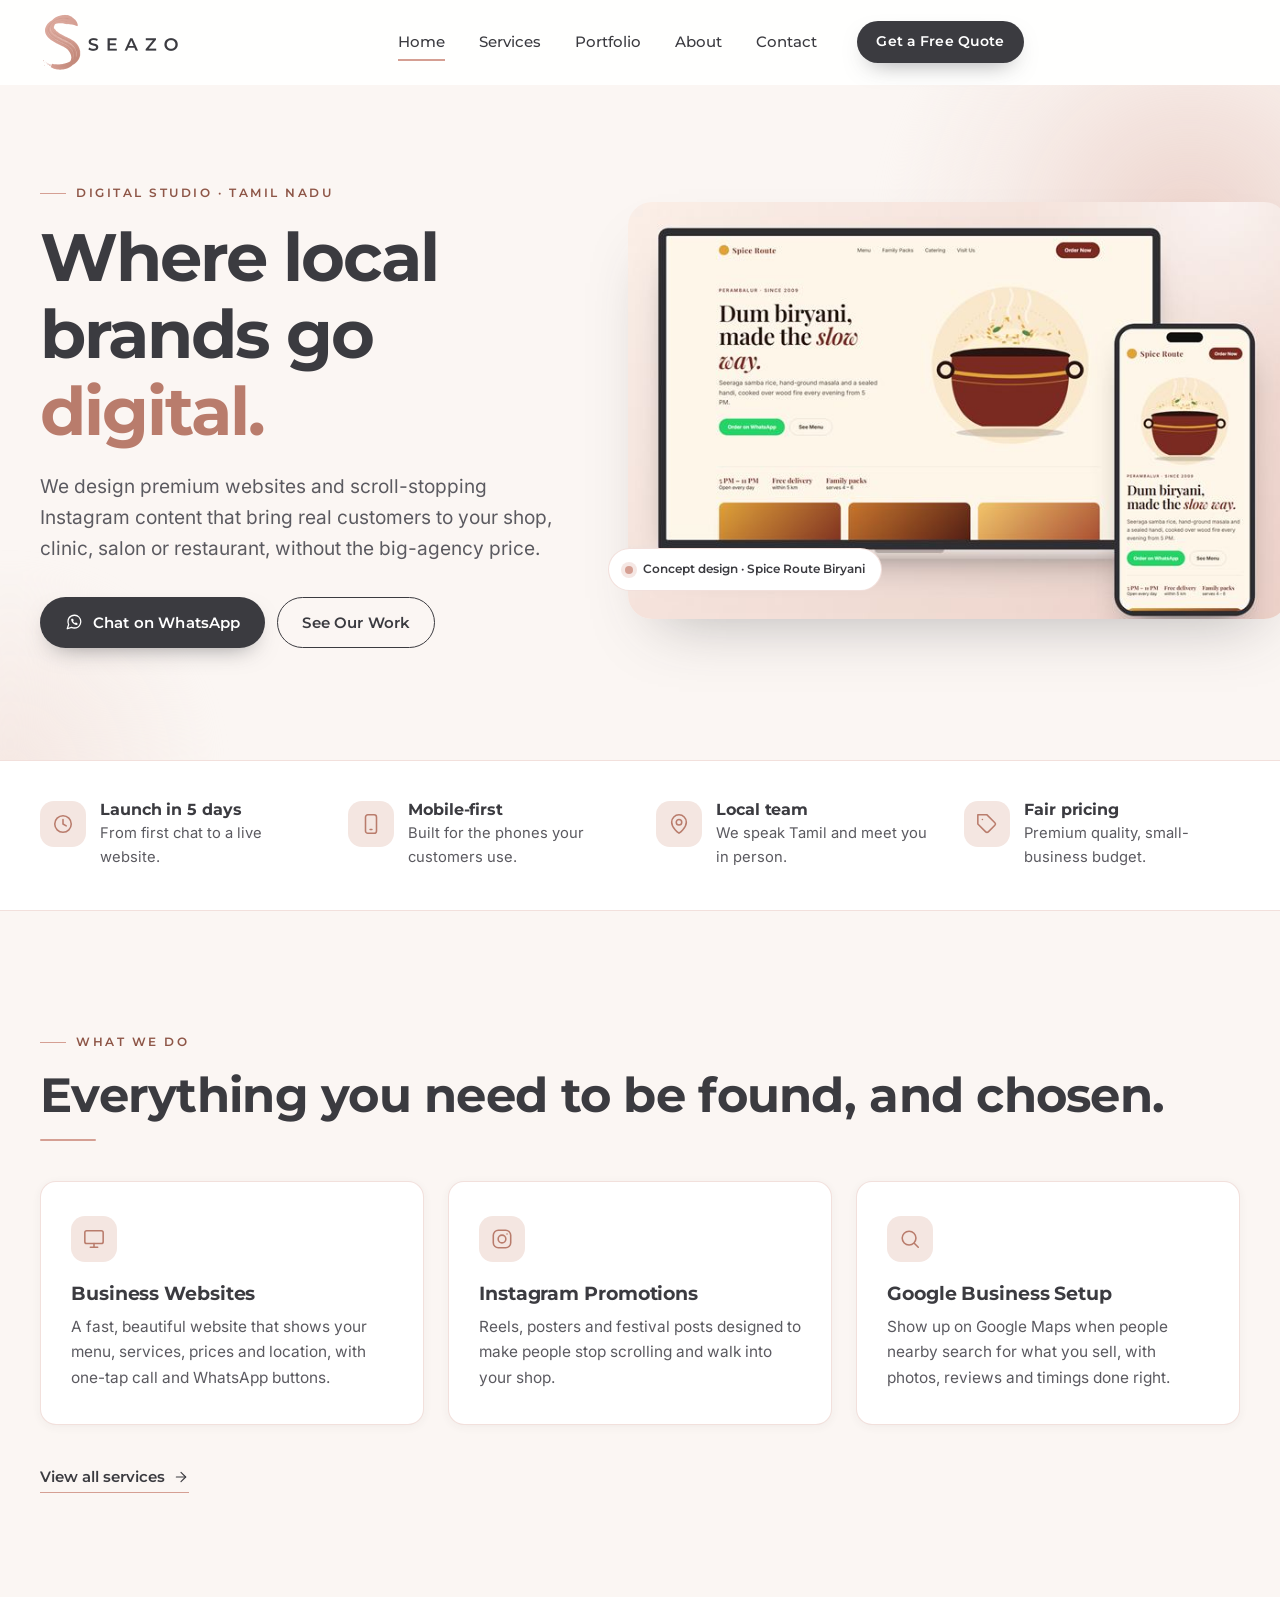
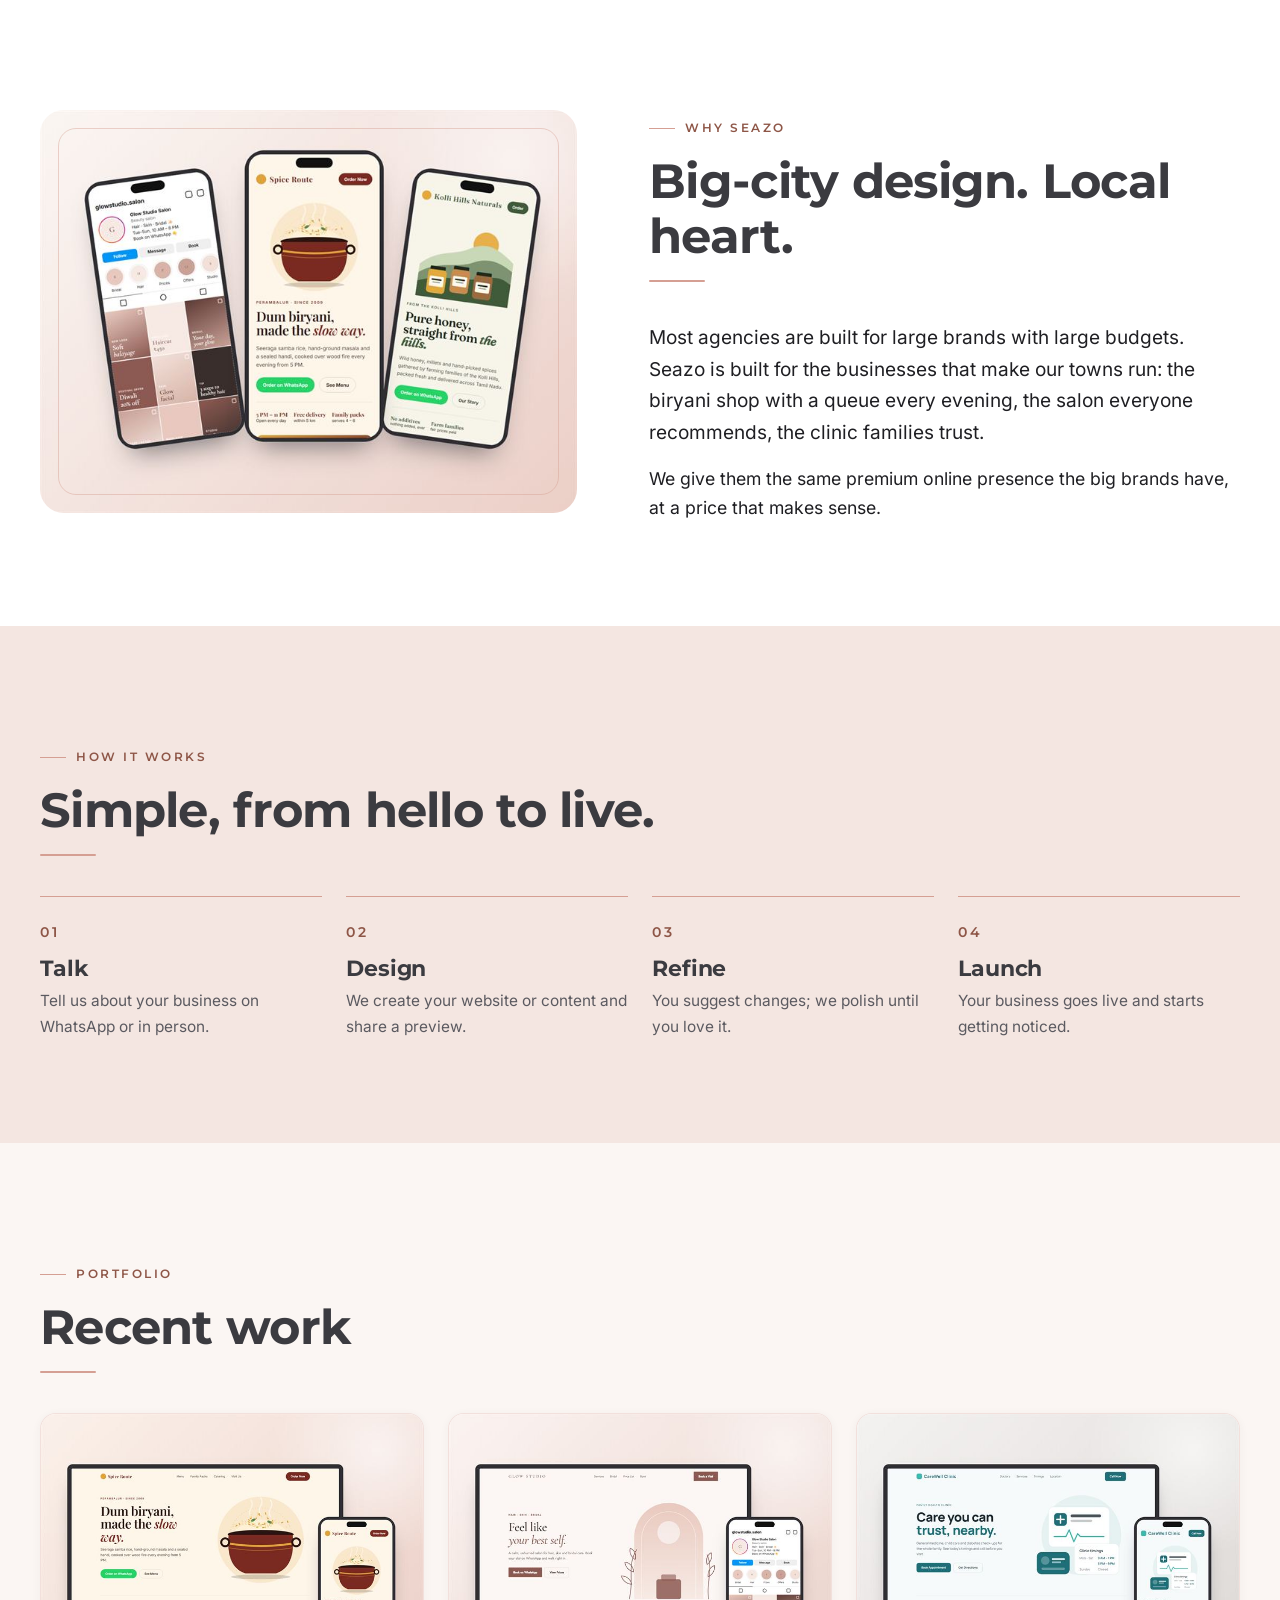
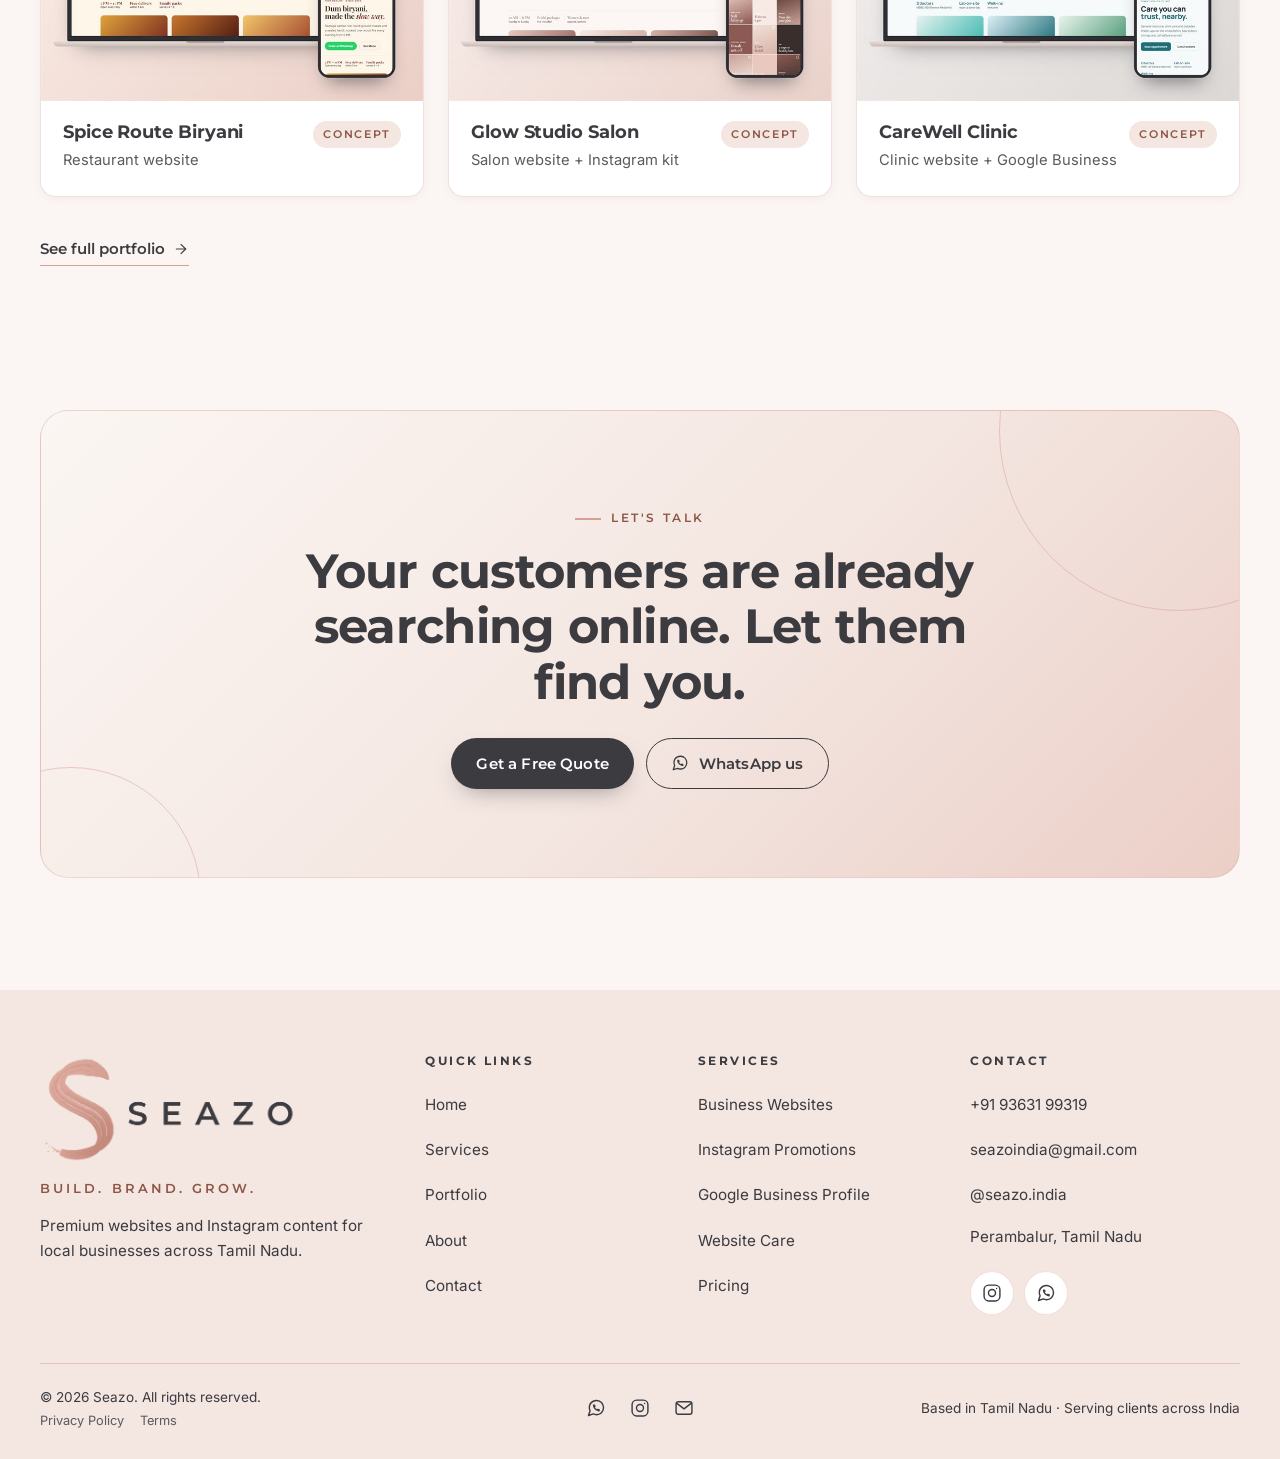
<file: index.html>
<!DOCTYPE html>
<html lang="en">
<head>
  <meta charset="UTF-8">
  <meta name="viewport" content="width=device-width, initial-scale=1, viewport-fit=cover">
  <title>Seazo | Websites & Instagram Promotions for Local Businesses in Tamil Nadu</title>
  <meta name="description" content="Seazo is a digital studio in Tamil Nadu that designs premium websites, Instagram content and Google Business profiles for local shops, clinics, salons and restaurants, at a small-business price.">
  <meta name="theme-color" content="#FBF6F3">
  <!-- Open Graph (after deploying, change these to full URLs, e.g. https://yourdomain/assets/og-image.png) -->
  <meta property="og:type" content="website">
  <meta property="og:site_name" content="Seazo">
  <meta property="og:title" content="Seazo | Websites & Instagram Promotions for Local Businesses in Tamil Nadu">
  <meta property="og:description" content="Seazo is a digital studio in Tamil Nadu that designs premium websites, Instagram content and Google Business profiles for local shops, clinics, salons and restaurants, at a small-business price.">
  <meta property="og:image" content="assets/og-image.png">
  <meta property="og:locale" content="en_IN">
  <meta name="twitter:card" content="summary_large_image">
  <link rel="icon" type="image/png" href="assets/favicon.png">
  <link rel="apple-touch-icon" href="assets/favicon.png">
  <link rel="preload" as="font" type="font/woff2" href="assets/fonts/inter-latin.woff2" crossorigin>
  <link rel="preload" as="font" type="font/woff2" href="assets/fonts/montserrat-latin.woff2" crossorigin>
  <link rel="stylesheet" href="styles.css?v=14">
  <link rel="preload" as="image" href="assets/work/hero-sm.jpg" imagesrcset="assets/work/hero-sm.jpg 720w, assets/work/hero-md.jpg 960w, assets/work/hero.jpg 1200w" imagesizes="(min-width: 2560px) 900px, (min-width: 1920px) 770px, (min-width: 1024px) 54vw, 100vw" fetchpriority="high">
  <script type="application/ld+json">{"@context":"https://schema.org","@type":"ProfessionalService","name":"Seazo","description":"Websites, Instagram promotions and Google Business setup for local businesses in Tamil Nadu.","telephone":"+919363199319","email":"seazoindia@gmail.com","address":{"@type":"PostalAddress","addressLocality":"Perambalur","addressRegion":"Tamil Nadu","addressCountry":"IN"},"areaServed":"Tamil Nadu","sameAs":["https://www.instagram.com/seazo.india/"]}</script>
</head>
<body>
  <a class="skip-link" href="#main">Skip to content</a>

  <header class="site-header">
    <div class="container nav">
      <a href="index.html" class="brand" aria-label="Seazo, home">
        <img src="assets/seazo_logo_nav.png" srcset="assets/seazo_logo_nav.png 1x, assets/seazo_logo_nav@2x.png 2x" alt="Seazo" width="284" height="120">
      </a>
      <nav aria-label="Main">
        <div class="nav-menu" id="nav-menu">
          <a href="index.html" aria-current="page">Home</a>
          <a href="services.html">Services</a>
          <a href="portfolio.html">Portfolio</a>
          <a href="about.html">About</a>
          <a href="contact.html">Contact</a>
          <a class="btn btn-primary btn-sm" href="contact.html">Get a Free Quote</a>
        </div>
      </nav>
      <div class="nav-actions">
        <a class="icon-btn" data-tel href="tel:+919363199319" aria-label="Call Seazo"><svg viewBox="0 0 24 24" fill="none" stroke="currentColor" stroke-width="1.7" stroke-linecap="round" stroke-linejoin="round" aria-hidden="true" focusable="false"><path d="M22 16.92v3a2 2 0 0 1-2.18 2 19.79 19.79 0 0 1-8.63-3.07 19.5 19.5 0 0 1-6-6 19.79 19.79 0 0 1-3.07-8.67A2 2 0 0 1 4.11 2h3a2 2 0 0 1 2 1.72 12.84 12.84 0 0 0 .7 2.81 2 2 0 0 1-.45 2.11L8.09 9.91a16 16 0 0 0 6 6l1.27-1.27a2 2 0 0 1 2.11-.45 12.84 12.84 0 0 0 2.81.7A2 2 0 0 1 22 16.92z"/></svg></a>
        <button class="icon-btn nav-toggle" type="button" aria-expanded="false" aria-controls="nav-menu" aria-label="Open menu"><svg viewBox="0 0 24 24" fill="none" stroke="currentColor" stroke-width="1.7" stroke-linecap="round" stroke-linejoin="round" aria-hidden="true" focusable="false" class="icon-open"><line x1="4" y1="7" x2="20" y2="7"/><line x1="4" y1="12" x2="20" y2="12"/><line x1="4" y1="17" x2="20" y2="17"/></svg><svg class="icon-close" viewBox="0 0 24 24" fill="none" stroke="currentColor" stroke-width="1.7" stroke-linecap="round" stroke-linejoin="round" aria-hidden="true" focusable="false"><line x1="18" y1="6" x2="6" y2="18"/><line x1="6" y1="6" x2="18" y2="18"/></svg></button>
      </div>
    </div>
  </header>

  <main id="main">
<!-- ================= HERO ================= -->
    <section class="hero" aria-labelledby="hero-title">
      <div class="container">
        <div>
          <p class="eyebrow reveal">Digital Studio · Tamil Nadu</p>
          <h1 id="hero-title">Where local brands go <em>digital.</em></h1>
          <p class="lead">We design premium websites and scroll-stopping Instagram content that bring real customers to your shop, clinic, salon or restaurant, without the big-agency price.</p>
          <div class="btn-row reveal reveal-d3">
            <a class="btn btn-primary" data-wa href="https://wa.me/919363199319" target="_blank" rel="noopener"><svg viewBox="0 0 24 24" fill="none" stroke="currentColor" stroke-width="1.7" stroke-linecap="round" stroke-linejoin="round" aria-hidden="true" focusable="false"><path d="M21 11.5a8.38 8.38 0 0 1-.9 3.8 8.5 8.5 0 0 1-7.6 4.7 8.38 8.38 0 0 1-3.8-.9L3 21l1.9-5.7a8.38 8.38 0 0 1-.9-3.8 8.5 8.5 0 0 1 4.7-7.6 8.38 8.38 0 0 1 3.8-.9h.5a8.48 8.48 0 0 1 8 8v.5z"/><path transform="translate(7.3 6.9) scale(.42)" fill="currentColor" stroke="none" d="M22 16.92v3a2 2 0 0 1-2.18 2 19.79 19.79 0 0 1-8.63-3.07 19.5 19.5 0 0 1-6-6 19.79 19.79 0 0 1-3.07-8.67A2 2 0 0 1 4.11 2h3a2 2 0 0 1 2 1.72 12.84 12.84 0 0 0 .7 2.81 2 2 0 0 1-.45 2.11L8.09 9.91a16 16 0 0 0 6 6l1.27-1.27a2 2 0 0 1 2.11-.45 12.84 12.84 0 0 0 2.81.7A2 2 0 0 1 22 16.92z"/></svg> Chat on WhatsApp</a>
            <a class="btn btn-secondary" href="portfolio.html">See Our Work</a>
          </div>
        </div>

        <figure class="hero-visual">
          <!-- Concept design by Seazo (see portfolio). Replace with real client work later. -->
          <img src="assets/work/hero.jpg" srcset="assets/work/hero-sm.jpg 720w, assets/work/hero-md.jpg 960w, assets/work/hero.jpg 1200w" sizes="(min-width: 2560px) 900px, (min-width: 1920px) 770px, (min-width: 1024px) 54vw, 100vw" width="1200" height="758" fetchpriority="high" decoding="async" alt="Spice Route Biryani, a concept restaurant website by Seazo, shown on a laptop and phone">
          <figcaption class="hero-badge"><span></span>Concept design · Spice Route Biryani</figcaption>
        </figure>
      </div>
    </section>

    <!-- ================= TRUST STRIP ================= -->
    <section class="trust" aria-label="Why businesses choose Seazo">
      <div class="container">
        <h2 class="visually-hidden">Why businesses choose Seazo</h2>
        <ul class="trust-list" role="list">
          <li class="trust-item reveal">
            <span class="icon-badge"><svg viewBox="0 0 24 24" fill="none" stroke="currentColor" stroke-width="1.7" stroke-linecap="round" stroke-linejoin="round" aria-hidden="true" focusable="false"><circle cx="12" cy="12" r="9"/><polyline points="12 7 12 12 15.5 14"/></svg></span>
            <div><h3>Launch in 5 days</h3><p>From first chat to a live website.</p></div>
          </li>
          <li class="trust-item reveal reveal-d1">
            <span class="icon-badge"><svg viewBox="0 0 24 24" fill="none" stroke="currentColor" stroke-width="1.7" stroke-linecap="round" stroke-linejoin="round" aria-hidden="true" focusable="false"><rect x="6" y="2" width="12" height="20" rx="2.5"/><line x1="11" y1="18" x2="13" y2="18"/></svg></span>
            <div><h3>Mobile-first</h3><p>Built for the phones your customers use.</p></div>
          </li>
          <li class="trust-item reveal reveal-d2">
            <span class="icon-badge"><svg viewBox="0 0 24 24" fill="none" stroke="currentColor" stroke-width="1.7" stroke-linecap="round" stroke-linejoin="round" aria-hidden="true" focusable="false"><path d="M20 10c0 6.5-8 12-8 12s-8-5.5-8-12a8 8 0 0 1 16 0z"/><circle cx="12" cy="10" r="3"/></svg></span>
            <div><h3>Local team</h3><p>We speak Tamil and meet you in person.</p></div>
          </li>
          <li class="trust-item reveal reveal-d3">
            <span class="icon-badge"><svg viewBox="0 0 24 24" fill="none" stroke="currentColor" stroke-width="1.7" stroke-linecap="round" stroke-linejoin="round" aria-hidden="true" focusable="false"><path d="M20.59 13.41l-7.17 7.17a2 2 0 0 1-2.83 0L2 12V2h10l8.59 8.59a2 2 0 0 1 0 2.82z"/><line x1="7" y1="7" x2="7.01" y2="7"/></svg></span>
            <div><h3>Fair pricing</h3><p>Premium quality, small-business budget.</p></div>
          </li>
        </ul>
      </div>
    </section>

    <!-- ================= SERVICES PREVIEW ================= -->
    <section class="section" aria-labelledby="services-title">
      <div class="container">
        <div class="section-head reveal">
          <p class="eyebrow">What we do</p>
          <h2 id="services-title">Everything you need to be found, and chosen.</h2>
        </div>
        <div class="grid grid-3">
          <article class="card reveal">
            <span class="icon-badge"><svg viewBox="0 0 24 24" fill="none" stroke="currentColor" stroke-width="1.7" stroke-linecap="round" stroke-linejoin="round" aria-hidden="true" focusable="false"><rect x="2" y="3" width="20" height="14" rx="2"/><line x1="8" y1="21" x2="16" y2="21"/><line x1="12" y1="17" x2="12" y2="21"/></svg></span>
            <h3>Business Websites</h3>
            <p>A fast, beautiful website that shows your menu, services, prices and location, with one-tap call and WhatsApp buttons.</p>
          </article>
          <article class="card reveal reveal-d1">
            <span class="icon-badge"><svg viewBox="0 0 24 24" fill="none" stroke="currentColor" stroke-width="1.7" stroke-linecap="round" stroke-linejoin="round" aria-hidden="true" focusable="false"><rect x="2.5" y="2.5" width="19" height="19" rx="5.5"/><circle cx="12" cy="12" r="4.2"/><line x1="17.5" y1="6.5" x2="17.51" y2="6.5"/></svg></span>
            <h3>Instagram Promotions</h3>
            <p>Reels, posters and festival posts designed to make people stop scrolling and walk into your shop.</p>
          </article>
          <article class="card reveal reveal-d2">
            <span class="icon-badge"><svg viewBox="0 0 24 24" fill="none" stroke="currentColor" stroke-width="1.7" stroke-linecap="round" stroke-linejoin="round" aria-hidden="true" focusable="false"><circle cx="11" cy="11" r="7.5"/><line x1="21" y1="21" x2="16.65" y2="16.65"/></svg></span>
            <h3>Google Business Setup</h3>
            <p>Show up on Google Maps when people nearby search for what you sell, with photos, reviews and timings done right.</p>
          </article>
        </div>
        <div class="section-foot reveal">
          <a class="text-link" href="services.html">View all services <svg viewBox="0 0 24 24" fill="none" stroke="currentColor" stroke-width="1.7" stroke-linecap="round" stroke-linejoin="round" aria-hidden="true" focusable="false"><line x1="5" y1="12" x2="19" y2="12"/><polyline points="12 5 19 12 12 19"/></svg></a>
        </div>
      </div>
    </section>

    <!-- ================= WHY SEAZO ================= -->
    <section class="section section--white" aria-labelledby="why-title">
      <div class="container why">
        <div class="why-visual why-visual--photo reveal">
          <img src="assets/work/collage-sm.jpg" srcset="assets/work/collage-sm.jpg 720w, assets/work/collage-md.jpg 960w, assets/work/collage.jpg 1200w" sizes="(min-width: 2560px) 780px, (min-width: 1920px) 660px, (min-width: 1024px) 46vw, 100vw" width="1200" height="900" loading="lazy" decoding="async" alt="Three concept designs by Seazo on phones: a salon Instagram profile, a biryani restaurant website and a natural products website">
        </div>
        <div class="reveal reveal-d1">
          <div class="section-head">
            <p class="eyebrow">Why Seazo</p>
            <h2 id="why-title">Big-city design. Local heart.</h2>
          </div>
          <p class="lead">Most agencies are built for large brands with large budgets. Seazo is built for the businesses that make our towns run: the biryani shop with a queue every evening, the salon everyone recommends, the clinic families trust.</p>
          <p>We give them the same premium online presence the big brands have, at a price that makes sense.</p>
        </div>
      </div>
    </section>

    <!-- ================= HOW IT WORKS ================= -->
    <section class="section section--blush" aria-labelledby="how-title">
      <div class="container">
        <div class="section-head reveal">
          <p class="eyebrow">How it works</p>
          <h2 id="how-title">Simple, from hello to live.</h2>
        </div>
        <ol class="grid grid-4 steps" role="list">
          <li class="step reveal"><h3>Talk</h3><p>Tell us about your business on WhatsApp or in person.</p></li>
          <li class="step reveal reveal-d1"><h3>Design</h3><p>We create your website or content and share a preview.</p></li>
          <li class="step reveal reveal-d2"><h3>Refine</h3><p>You suggest changes; we polish until you love it.</p></li>
          <li class="step reveal reveal-d3"><h3>Launch</h3><p>Your business goes live and starts getting noticed.</p></li>
        </ol>
      </div>
    </section>

    <!-- ================= PORTFOLIO PREVIEW ================= -->
    <section class="section" aria-labelledby="work-title">
      <div class="container">
        <div class="section-head reveal">
          <p class="eyebrow">Portfolio</p>
          <h2 id="work-title">Recent work</h2>
        </div>
        <div class="grid grid-3">
          <a class="work-card reveal" href="portfolio.html">
            <!-- REPLACE WITH REAL SCREENSHOT -->
            <img class="shot" src="assets/work/spice-route-sm.jpg" srcset="assets/work/spice-route-sm.jpg 720w, assets/work/spice-route-md.jpg 960w, assets/work/spice-route.jpg 1200w" sizes="(min-width: 2560px) 540px, (min-width: 1920px) 460px, (min-width: 1024px) 31vw, (min-width: 768px) 48vw, 100vw" width="1200" height="900" loading="lazy" decoding="async" alt="Spice Route Biryani concept restaurant website shown on a laptop and phone">
            <div class="work-body">
              <div class="work-meta"><h3>Spice Route Biryani</h3><span class="tag">Concept</span></div>
              <p>Restaurant website</p>
            </div>
          </a>
          <a class="work-card reveal reveal-d1" href="portfolio.html">
            <!-- REPLACE WITH REAL SCREENSHOT -->
            <img class="shot" src="assets/work/glow-studio-sm.jpg" srcset="assets/work/glow-studio-sm.jpg 720w, assets/work/glow-studio-md.jpg 960w, assets/work/glow-studio.jpg 1200w" sizes="(min-width: 2560px) 540px, (min-width: 1920px) 460px, (min-width: 1024px) 31vw, (min-width: 768px) 48vw, 100vw" width="1200" height="900" loading="lazy" decoding="async" alt="Glow Studio Salon concept website on a laptop and its Instagram profile on a phone">
            <div class="work-body">
              <div class="work-meta"><h3>Glow Studio Salon</h3><span class="tag">Concept</span></div>
              <p>Salon website + Instagram kit</p>
            </div>
          </a>
          <a class="work-card reveal reveal-d2" href="portfolio.html">
            <!-- REPLACE WITH REAL SCREENSHOT -->
            <img class="shot" src="assets/work/carewell-clinic-sm.jpg" srcset="assets/work/carewell-clinic-sm.jpg 720w, assets/work/carewell-clinic-md.jpg 960w, assets/work/carewell-clinic.jpg 1200w" sizes="(min-width: 2560px) 540px, (min-width: 1920px) 460px, (min-width: 1024px) 31vw, (min-width: 768px) 48vw, 100vw" width="1200" height="900" loading="lazy" decoding="async" alt="CareWell Clinic concept website with clinic timings, on a laptop and phone">
            <div class="work-body">
              <div class="work-meta"><h3>CareWell Clinic</h3><span class="tag">Concept</span></div>
              <p>Clinic website + Google Business</p>
            </div>
          </a>
        </div>
        <div class="section-foot reveal">
          <a class="text-link" href="portfolio.html">See full portfolio <svg viewBox="0 0 24 24" fill="none" stroke="currentColor" stroke-width="1.7" stroke-linecap="round" stroke-linejoin="round" aria-hidden="true" focusable="false"><line x1="5" y1="12" x2="19" y2="12"/><polyline points="12 5 19 12 12 19"/></svg></a>
        </div>
      </div>
    </section>

    <!-- ================= CTA BAND ================= -->
    <section class="cta-band" aria-labelledby="cta-title">
      <div class="container">
        <div class="cta-box reveal">
          <p class="eyebrow">Let's talk</p>
          <h2 id="cta-title">Your customers are already searching online. Let them find you.</h2>
          <div class="btn-row">
            <a class="btn btn-primary" href="contact.html">Get a Free Quote</a>
            <a class="btn btn-secondary" data-wa href="https://wa.me/919363199319" target="_blank" rel="noopener"><svg viewBox="0 0 24 24" fill="none" stroke="currentColor" stroke-width="1.7" stroke-linecap="round" stroke-linejoin="round" aria-hidden="true" focusable="false"><path d="M21 11.5a8.38 8.38 0 0 1-.9 3.8 8.5 8.5 0 0 1-7.6 4.7 8.38 8.38 0 0 1-3.8-.9L3 21l1.9-5.7a8.38 8.38 0 0 1-.9-3.8 8.5 8.5 0 0 1 4.7-7.6 8.38 8.38 0 0 1 3.8-.9h.5a8.48 8.48 0 0 1 8 8v.5z"/><path transform="translate(7.3 6.9) scale(.42)" fill="currentColor" stroke="none" d="M22 16.92v3a2 2 0 0 1-2.18 2 19.79 19.79 0 0 1-8.63-3.07 19.5 19.5 0 0 1-6-6 19.79 19.79 0 0 1-3.07-8.67A2 2 0 0 1 4.11 2h3a2 2 0 0 1 2 1.72 12.84 12.84 0 0 0 .7 2.81 2 2 0 0 1-.45 2.11L8.09 9.91a16 16 0 0 0 6 6l1.27-1.27a2 2 0 0 1 2.11-.45 12.84 12.84 0 0 0 2.81.7A2 2 0 0 1 22 16.92z"/></svg> WhatsApp us</a>
          </div>
        </div>
      </div>
    </section>
  </main>

  <footer class="site-footer">
    <div class="container">
      <div class="footer-grid">
        <div class="footer-brand">
          <img src="assets/seazo_logo_footer.png" alt="Seazo" width="560" height="237" loading="lazy">
          <p class="footer-tagline">Build. Brand. Grow.</p>
          <p>Premium websites and Instagram content for local businesses across Tamil Nadu.</p>
        </div>
        <div>
          <h2>Quick links</h2>
          <ul class="footer-links" role="list">
            <li><a href="index.html">Home</a></li>
            <li><a href="services.html">Services</a></li>
            <li><a href="portfolio.html">Portfolio</a></li>
            <li><a href="about.html">About</a></li>
            <li><a href="contact.html">Contact</a></li>
          </ul>
        </div>
        <div>
          <h2>Services</h2>
          <ul class="footer-links" role="list">
            <li><a href="services.html#websites">Business Websites</a></li>
            <li><a href="services.html#instagram">Instagram Promotions</a></li>
            <li><a href="services.html#google">Google Business Profile</a></li>
            <li><a href="services.html#care">Website Care</a></li>
            <li><a href="services.html#pricing">Pricing</a></li>
          </ul>
        </div>
        <div>
          <h2>Contact</h2>
          <ul class="footer-links" role="list">
            <li><a data-tel href="tel:+919363199319"><span data-phone>+91 93631 99319</span></a></li>
            <li><a data-email href="mailto:seazoindia@gmail.com?subject=Enquiry%20from%20Seazo%20website"><span data-email-text>seazoindia@gmail.com</span></a></li>
            <li><a data-ig href="https://www.instagram.com/seazo.india/" target="_blank" rel="noopener"><span data-ig-handle>@seazo.india</span></a></li>
            <li>Perambalur, Tamil Nadu</li>
          </ul>
          <div class="social">
            <a class="icon-btn" data-ig href="https://www.instagram.com/seazo.india/" target="_blank" rel="noopener" aria-label="Seazo on Instagram"><svg viewBox="0 0 24 24" fill="none" stroke="currentColor" stroke-width="1.7" stroke-linecap="round" stroke-linejoin="round" aria-hidden="true" focusable="false"><rect x="2.5" y="2.5" width="19" height="19" rx="5.5"/><circle cx="12" cy="12" r="4.2"/><line x1="17.5" y1="6.5" x2="17.51" y2="6.5"/></svg></a>
            <a class="icon-btn" data-wa href="https://wa.me/919363199319" target="_blank" rel="noopener" aria-label="Chat with Seazo on WhatsApp"><svg viewBox="0 0 24 24" fill="none" stroke="currentColor" stroke-width="1.7" stroke-linecap="round" stroke-linejoin="round" aria-hidden="true" focusable="false"><path d="M21 11.5a8.38 8.38 0 0 1-.9 3.8 8.5 8.5 0 0 1-7.6 4.7 8.38 8.38 0 0 1-3.8-.9L3 21l1.9-5.7a8.38 8.38 0 0 1-.9-3.8 8.5 8.5 0 0 1 4.7-7.6 8.38 8.38 0 0 1 3.8-.9h.5a8.48 8.48 0 0 1 8 8v.5z"/><path transform="translate(7.3 6.9) scale(.42)" fill="currentColor" stroke="none" d="M22 16.92v3a2 2 0 0 1-2.18 2 19.79 19.79 0 0 1-8.63-3.07 19.5 19.5 0 0 1-6-6 19.79 19.79 0 0 1-3.07-8.67A2 2 0 0 1 4.11 2h3a2 2 0 0 1 2 1.72 12.84 12.84 0 0 0 .7 2.81 2 2 0 0 1-.45 2.11L8.09 9.91a16 16 0 0 0 6 6l1.27-1.27a2 2 0 0 1 2.11-.45 12.84 12.84 0 0 0 2.81.7A2 2 0 0 1 22 16.92z"/></svg></a>
          </div>
        </div>
      </div>
      <div class="footer-bottom">
        <div class="footer-legal">
          <p>&copy; <span data-year>2026</span> Seazo. All rights reserved.</p>
          <p class="footer-legal-links"><a href="privacy.html">Privacy Policy</a><a href="terms.html">Terms</a></p>
        </div>
        <ul class="footer-social" role="list">
          <li><a href="https://wa.me/919363199319" target="_blank" rel="noopener" aria-label="Chat with Seazo on WhatsApp"><svg viewBox="0 0 24 24" fill="none" stroke="currentColor" stroke-width="1.7" stroke-linecap="round" stroke-linejoin="round" aria-hidden="true" focusable="false"><path d="M21 11.5a8.38 8.38 0 0 1-.9 3.8 8.5 8.5 0 0 1-7.6 4.7 8.38 8.38 0 0 1-3.8-.9L3 21l1.9-5.7a8.38 8.38 0 0 1-.9-3.8 8.5 8.5 0 0 1 4.7-7.6 8.38 8.38 0 0 1 3.8-.9h.5a8.48 8.48 0 0 1 8 8v.5z"/><path transform="translate(7.3 6.9) scale(.42)" fill="currentColor" stroke="none" d="M22 16.92v3a2 2 0 0 1-2.18 2 19.79 19.79 0 0 1-8.63-3.07 19.5 19.5 0 0 1-6-6 19.79 19.79 0 0 1-3.07-8.67A2 2 0 0 1 4.11 2h3a2 2 0 0 1 2 1.72 12.84 12.84 0 0 0 .7 2.81 2 2 0 0 1-.45 2.11L8.09 9.91a16 16 0 0 0 6 6l1.27-1.27a2 2 0 0 1 2.11-.45 12.84 12.84 0 0 0 2.81.7A2 2 0 0 1 22 16.92z"/></svg></a></li>
          <li><a href="https://www.instagram.com/seazo.india/" target="_blank" rel="noopener" aria-label="Seazo on Instagram"><svg viewBox="0 0 24 24" fill="none" stroke="currentColor" stroke-width="1.7" stroke-linecap="round" stroke-linejoin="round" aria-hidden="true" focusable="false"><rect x="2.5" y="2.5" width="19" height="19" rx="5.5"/><circle cx="12" cy="12" r="4.2"/><line x1="17.5" y1="6.5" x2="17.51" y2="6.5"/></svg></a></li>
          <li><a href="mailto:seazoindia@gmail.com" aria-label="Email Seazo"><svg viewBox="0 0 24 24" fill="none" stroke="currentColor" stroke-width="1.7" stroke-linecap="round" stroke-linejoin="round" aria-hidden="true" focusable="false"><rect x="2.5" y="4.5" width="19" height="15" rx="2.5"/><path d="m3.5 6.5 8.5 6.5 8.5-6.5"/></svg></a></li>
        </ul>
        <p class="footer-place">Based in Tamil Nadu &middot; Serving clients across India</p>
      </div>
    </div>
  </footer>

  <a class="wa-float" data-wa href="https://wa.me/919363199319" target="_blank" rel="noopener" aria-label="Chat with Seazo on WhatsApp"><svg viewBox="0 0 24 24" fill="none" stroke="currentColor" stroke-width="1.7" stroke-linecap="round" stroke-linejoin="round" aria-hidden="true" focusable="false"><path d="M21 11.5a8.38 8.38 0 0 1-.9 3.8 8.5 8.5 0 0 1-7.6 4.7 8.38 8.38 0 0 1-3.8-.9L3 21l1.9-5.7a8.38 8.38 0 0 1-.9-3.8 8.5 8.5 0 0 1 4.7-7.6 8.38 8.38 0 0 1 3.8-.9h.5a8.48 8.48 0 0 1 8 8v.5z"/><path transform="translate(7.3 6.9) scale(.42)" fill="currentColor" stroke="none" d="M22 16.92v3a2 2 0 0 1-2.18 2 19.79 19.79 0 0 1-8.63-3.07 19.5 19.5 0 0 1-6-6 19.79 19.79 0 0 1-3.07-8.67A2 2 0 0 1 4.11 2h3a2 2 0 0 1 2 1.72 12.84 12.84 0 0 0 .7 2.81 2 2 0 0 1-.45 2.11L8.09 9.91a16 16 0 0 0 6 6l1.27-1.27a2 2 0 0 1 2.11-.45 12.84 12.84 0 0 0 2.81.7A2 2 0 0 1 22 16.92z"/></svg></a>

  <script src="main.js?v=9" defer></script>
</body>
</html>
</file>
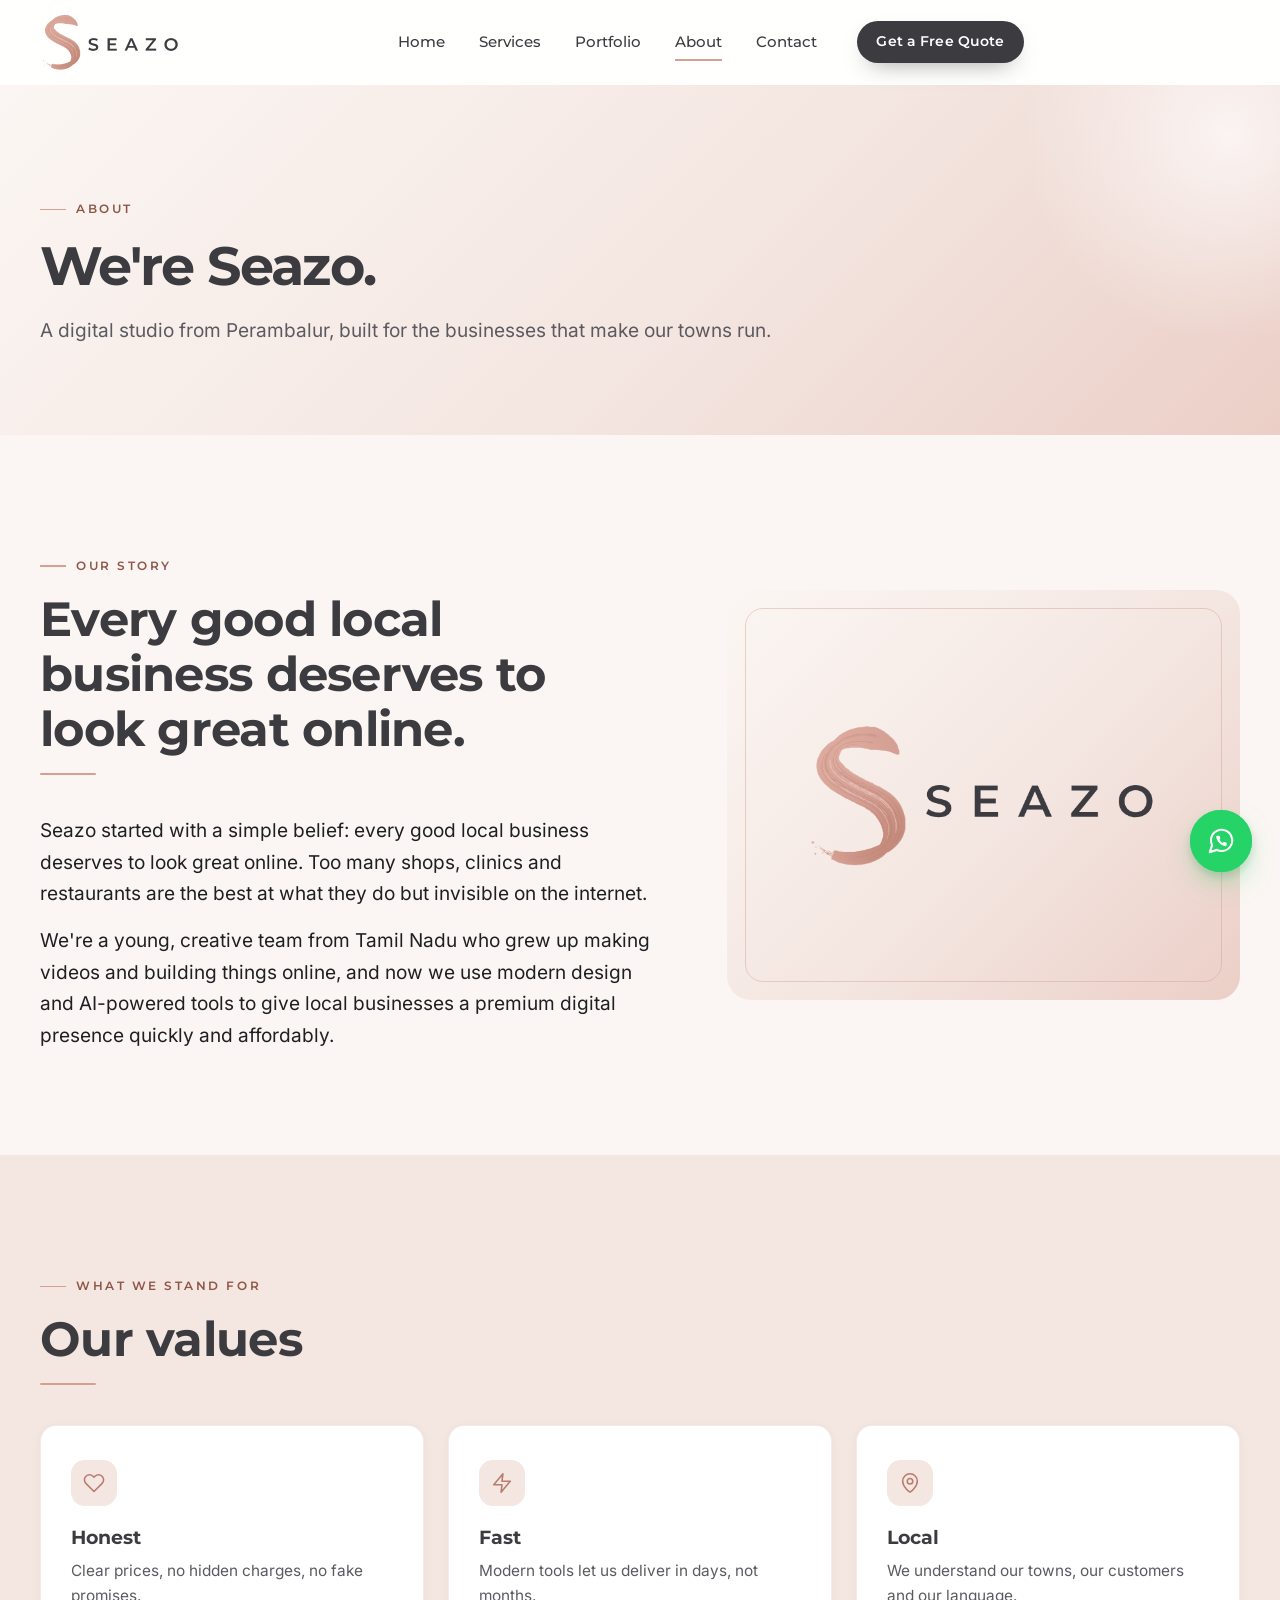
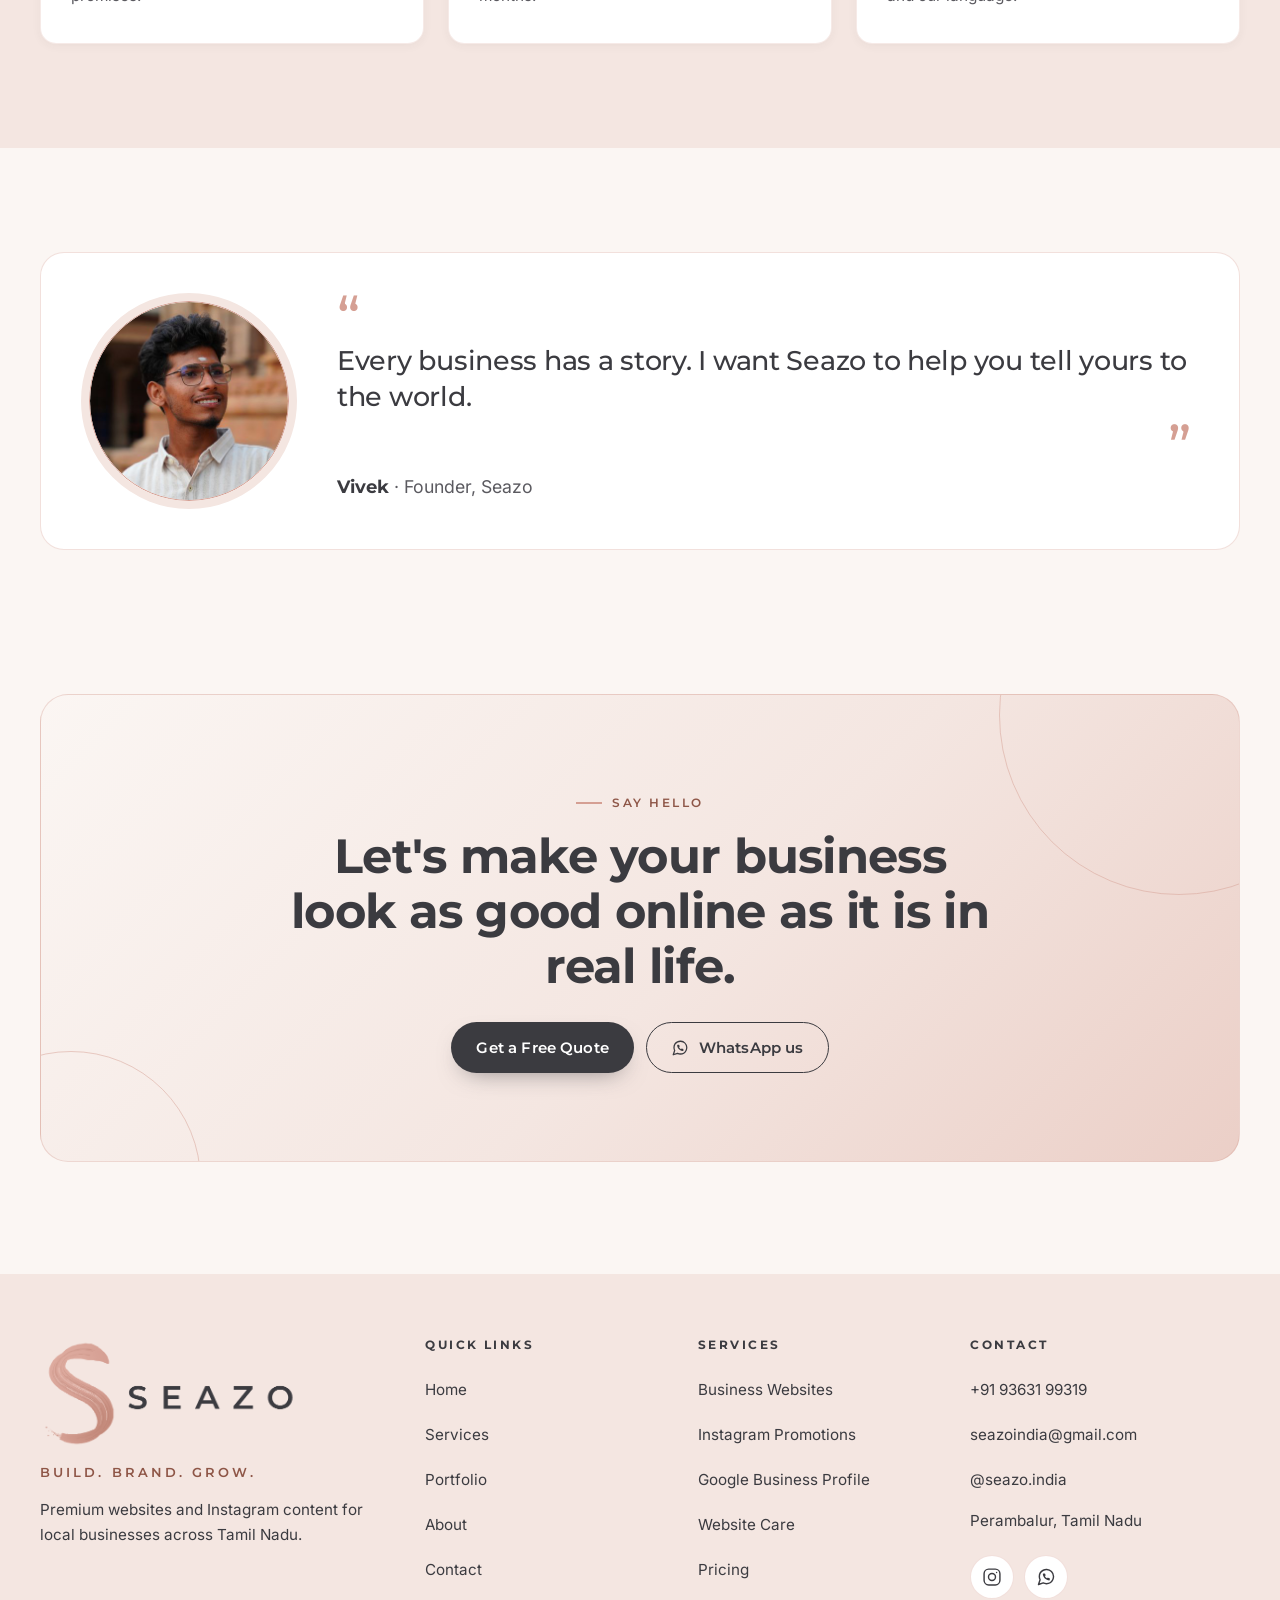
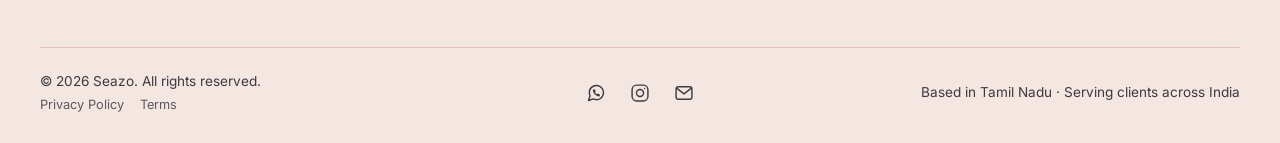
<file: about.html>
<!DOCTYPE html>
<html lang="en">
<head>
  <meta charset="UTF-8">
  <meta name="viewport" content="width=device-width, initial-scale=1, viewport-fit=cover">
  <title>About Seazo | A Young Digital Studio from Tamil Nadu</title>
  <meta name="description" content="Seazo is a young creative team from Tamil Nadu giving local shops, clinics and restaurants a premium online presence: honest prices, fast delivery and a local team that speaks your language.">
  <meta name="theme-color" content="#FBF6F3">
  <!-- Open Graph (after deploying, change these to full URLs, e.g. https://yourdomain/assets/og-image.png) -->
  <meta property="og:type" content="website">
  <meta property="og:site_name" content="Seazo">
  <meta property="og:title" content="About Seazo | A Young Digital Studio from Tamil Nadu">
  <meta property="og:description" content="Seazo is a young creative team from Tamil Nadu giving local shops, clinics and restaurants a premium online presence: honest prices, fast delivery and a local team that speaks your language.">
  <meta property="og:image" content="assets/og-image.png">
  <meta property="og:locale" content="en_IN">
  <meta name="twitter:card" content="summary_large_image">
  <link rel="icon" type="image/png" href="assets/favicon.png">
  <link rel="apple-touch-icon" href="assets/favicon.png">
  <link rel="preload" as="font" type="font/woff2" href="assets/fonts/inter-latin.woff2" crossorigin>
  <link rel="preload" as="font" type="font/woff2" href="assets/fonts/montserrat-latin.woff2" crossorigin>
  <link rel="stylesheet" href="styles.css?v=14">
</head>
<body>
  <a class="skip-link" href="#main">Skip to content</a>

  <header class="site-header">
    <div class="container nav">
      <a href="index.html" class="brand" aria-label="Seazo, home">
        <img src="assets/seazo_logo_nav.png" srcset="assets/seazo_logo_nav.png 1x, assets/seazo_logo_nav@2x.png 2x" alt="Seazo" width="284" height="120">
      </a>
      <nav aria-label="Main">
        <div class="nav-menu" id="nav-menu">
          <a href="index.html">Home</a>
          <a href="services.html">Services</a>
          <a href="portfolio.html">Portfolio</a>
          <a href="about.html" aria-current="page">About</a>
          <a href="contact.html">Contact</a>
          <a class="btn btn-primary btn-sm" href="contact.html">Get a Free Quote</a>
        </div>
      </nav>
      <div class="nav-actions">
        <a class="icon-btn" data-tel href="tel:+919363199319" aria-label="Call Seazo"><svg viewBox="0 0 24 24" fill="none" stroke="currentColor" stroke-width="1.7" stroke-linecap="round" stroke-linejoin="round" aria-hidden="true" focusable="false"><path d="M22 16.92v3a2 2 0 0 1-2.18 2 19.79 19.79 0 0 1-8.63-3.07 19.5 19.5 0 0 1-6-6 19.79 19.79 0 0 1-3.07-8.67A2 2 0 0 1 4.11 2h3a2 2 0 0 1 2 1.72 12.84 12.84 0 0 0 .7 2.81 2 2 0 0 1-.45 2.11L8.09 9.91a16 16 0 0 0 6 6l1.27-1.27a2 2 0 0 1 2.11-.45 12.84 12.84 0 0 0 2.81.7A2 2 0 0 1 22 16.92z"/></svg></a>
        <button class="icon-btn nav-toggle" type="button" aria-expanded="false" aria-controls="nav-menu" aria-label="Open menu"><svg viewBox="0 0 24 24" fill="none" stroke="currentColor" stroke-width="1.7" stroke-linecap="round" stroke-linejoin="round" aria-hidden="true" focusable="false" class="icon-open"><line x1="4" y1="7" x2="20" y2="7"/><line x1="4" y1="12" x2="20" y2="12"/><line x1="4" y1="17" x2="20" y2="17"/></svg><svg class="icon-close" viewBox="0 0 24 24" fill="none" stroke="currentColor" stroke-width="1.7" stroke-linecap="round" stroke-linejoin="round" aria-hidden="true" focusable="false"><line x1="18" y1="6" x2="6" y2="18"/><line x1="6" y1="6" x2="18" y2="18"/></svg></button>
      </div>
    </div>
  </header>

  <main id="main">
<section class="page-hero" aria-labelledby="page-title">
      <div class="container">
        <p class="eyebrow reveal">About</p>
        <h1 id="page-title">We're Seazo.</h1>
        <p class="lead">A digital studio from Perambalur, built for the businesses that make our towns run.</p>
      </div>
    </section>

    <section class="section" aria-label="Our story">
      <div class="container about-intro">
        <div class="reveal">
          <div class="section-head">
            <p class="eyebrow">Our story</p>
            <h2>Every good local business deserves to look great online.</h2>
          </div>
          <p>Seazo started with a simple belief: every good local business deserves to look great online. Too many shops, clinics and restaurants are the best at what they do but invisible on the internet.</p>
          <p>We're a young, creative team from Tamil Nadu who grew up making videos and building things online, and now we use modern design and AI-powered tools to give local businesses a premium digital presence quickly and affordably.</p>
        </div>
        <div class="why-visual reveal reveal-d1">
          <img src="assets/seazo_logo_footer.png" alt="Seazo logo" width="560" height="237" loading="lazy">
        </div>
      </div>
    </section>

    <section class="section section--blush" aria-labelledby="values-title">
      <div class="container">
        <div class="section-head reveal">
          <p class="eyebrow">What we stand for</p>
          <h2 id="values-title">Our values</h2>
        </div>
        <div class="grid grid-3">
          <article class="card reveal">
            <span class="icon-badge"><svg viewBox="0 0 24 24" fill="none" stroke="currentColor" stroke-width="1.7" stroke-linecap="round" stroke-linejoin="round" aria-hidden="true" focusable="false"><path d="M20.84 4.61a5.5 5.5 0 0 0-7.78 0L12 5.67l-1.06-1.06a5.5 5.5 0 0 0-7.78 7.78l1.06 1.06L12 21.23l7.78-7.78 1.06-1.06a5.5 5.5 0 0 0 0-7.78z"/></svg></span>
            <h3>Honest</h3>
            <p>Clear prices, no hidden charges, no fake promises.</p>
          </article>
          <article class="card reveal reveal-d1">
            <span class="icon-badge"><svg viewBox="0 0 24 24" fill="none" stroke="currentColor" stroke-width="1.7" stroke-linecap="round" stroke-linejoin="round" aria-hidden="true" focusable="false"><polygon points="13 2 3 14 12 14 11 22 21 10 12 10 13 2"/></svg></span>
            <h3>Fast</h3>
            <p>Modern tools let us deliver in days, not months.</p>
          </article>
          <article class="card reveal reveal-d2">
            <span class="icon-badge"><svg viewBox="0 0 24 24" fill="none" stroke="currentColor" stroke-width="1.7" stroke-linecap="round" stroke-linejoin="round" aria-hidden="true" focusable="false"><path d="M20 10c0 6.5-8 12-8 12s-8-5.5-8-12a8 8 0 0 1 16 0z"/><circle cx="12" cy="10" r="3"/></svg></span>
            <h3>Local</h3>
            <p>We understand our towns, our customers and our language.</p>
          </article>
        </div>
      </div>
    </section>

    <section class="section" aria-label="Founder">
      <div class="container">
        <figure class="founder reveal">
          <!-- Founder photo: save a square photo as assets/vivek.jpg (about 400x400).
               If the file is missing, the round "V" placeholder shows instead. -->
          <div class="founder-photo"><span aria-hidden="true">V</span><img src="assets/vivek.jpg" alt="Vivek, founder of Seazo" width="400" height="400" loading="lazy" onerror="this.remove()"></div>
          <div>
            <blockquote>
              <span class="quote-mark" aria-hidden="true">&ldquo;</span>
              <p>Every business has a story. I want Seazo to help you tell yours to the world.</p>
              <span class="quote-mark quote-mark--close" aria-hidden="true">&rdquo;</span>
            </blockquote>
            <figcaption><strong>Vivek</strong> · Founder, Seazo</figcaption>
          </div>
        </figure>
      </div>
    </section>

    <section class="cta-band" aria-labelledby="cta-title">
      <div class="container">
        <div class="cta-box reveal">
          <p class="eyebrow">Say hello</p>
          <h2 id="cta-title">Let's make your business look as good online as it is in real life.</h2>
          <div class="btn-row">
            <a class="btn btn-primary" href="contact.html">Get a Free Quote</a>
            <a class="btn btn-secondary" data-wa href="https://wa.me/919363199319" target="_blank" rel="noopener"><svg viewBox="0 0 24 24" fill="none" stroke="currentColor" stroke-width="1.7" stroke-linecap="round" stroke-linejoin="round" aria-hidden="true" focusable="false"><path d="M21 11.5a8.38 8.38 0 0 1-.9 3.8 8.5 8.5 0 0 1-7.6 4.7 8.38 8.38 0 0 1-3.8-.9L3 21l1.9-5.7a8.38 8.38 0 0 1-.9-3.8 8.5 8.5 0 0 1 4.7-7.6 8.38 8.38 0 0 1 3.8-.9h.5a8.48 8.48 0 0 1 8 8v.5z"/><path transform="translate(7.3 6.9) scale(.42)" fill="currentColor" stroke="none" d="M22 16.92v3a2 2 0 0 1-2.18 2 19.79 19.79 0 0 1-8.63-3.07 19.5 19.5 0 0 1-6-6 19.79 19.79 0 0 1-3.07-8.67A2 2 0 0 1 4.11 2h3a2 2 0 0 1 2 1.72 12.84 12.84 0 0 0 .7 2.81 2 2 0 0 1-.45 2.11L8.09 9.91a16 16 0 0 0 6 6l1.27-1.27a2 2 0 0 1 2.11-.45 12.84 12.84 0 0 0 2.81.7A2 2 0 0 1 22 16.92z"/></svg> WhatsApp us</a>
          </div>
        </div>
      </div>
    </section>
  </main>

  <footer class="site-footer">
    <div class="container">
      <div class="footer-grid">
        <div class="footer-brand">
          <img src="assets/seazo_logo_footer.png" alt="Seazo" width="560" height="237" loading="lazy">
          <p class="footer-tagline">Build. Brand. Grow.</p>
          <p>Premium websites and Instagram content for local businesses across Tamil Nadu.</p>
        </div>
        <div>
          <h2>Quick links</h2>
          <ul class="footer-links" role="list">
            <li><a href="index.html">Home</a></li>
            <li><a href="services.html">Services</a></li>
            <li><a href="portfolio.html">Portfolio</a></li>
            <li><a href="about.html">About</a></li>
            <li><a href="contact.html">Contact</a></li>
          </ul>
        </div>
        <div>
          <h2>Services</h2>
          <ul class="footer-links" role="list">
            <li><a href="services.html#websites">Business Websites</a></li>
            <li><a href="services.html#instagram">Instagram Promotions</a></li>
            <li><a href="services.html#google">Google Business Profile</a></li>
            <li><a href="services.html#care">Website Care</a></li>
            <li><a href="services.html#pricing">Pricing</a></li>
          </ul>
        </div>
        <div>
          <h2>Contact</h2>
          <ul class="footer-links" role="list">
            <li><a data-tel href="tel:+919363199319"><span data-phone>+91 93631 99319</span></a></li>
            <li><a data-email href="mailto:seazoindia@gmail.com?subject=Enquiry%20from%20Seazo%20website"><span data-email-text>seazoindia@gmail.com</span></a></li>
            <li><a data-ig href="https://www.instagram.com/seazo.india/" target="_blank" rel="noopener"><span data-ig-handle>@seazo.india</span></a></li>
            <li>Perambalur, Tamil Nadu</li>
          </ul>
          <div class="social">
            <a class="icon-btn" data-ig href="https://www.instagram.com/seazo.india/" target="_blank" rel="noopener" aria-label="Seazo on Instagram"><svg viewBox="0 0 24 24" fill="none" stroke="currentColor" stroke-width="1.7" stroke-linecap="round" stroke-linejoin="round" aria-hidden="true" focusable="false"><rect x="2.5" y="2.5" width="19" height="19" rx="5.5"/><circle cx="12" cy="12" r="4.2"/><line x1="17.5" y1="6.5" x2="17.51" y2="6.5"/></svg></a>
            <a class="icon-btn" data-wa href="https://wa.me/919363199319" target="_blank" rel="noopener" aria-label="Chat with Seazo on WhatsApp"><svg viewBox="0 0 24 24" fill="none" stroke="currentColor" stroke-width="1.7" stroke-linecap="round" stroke-linejoin="round" aria-hidden="true" focusable="false"><path d="M21 11.5a8.38 8.38 0 0 1-.9 3.8 8.5 8.5 0 0 1-7.6 4.7 8.38 8.38 0 0 1-3.8-.9L3 21l1.9-5.7a8.38 8.38 0 0 1-.9-3.8 8.5 8.5 0 0 1 4.7-7.6 8.38 8.38 0 0 1 3.8-.9h.5a8.48 8.48 0 0 1 8 8v.5z"/><path transform="translate(7.3 6.9) scale(.42)" fill="currentColor" stroke="none" d="M22 16.92v3a2 2 0 0 1-2.18 2 19.79 19.79 0 0 1-8.63-3.07 19.5 19.5 0 0 1-6-6 19.79 19.79 0 0 1-3.07-8.67A2 2 0 0 1 4.11 2h3a2 2 0 0 1 2 1.72 12.84 12.84 0 0 0 .7 2.81 2 2 0 0 1-.45 2.11L8.09 9.91a16 16 0 0 0 6 6l1.27-1.27a2 2 0 0 1 2.11-.45 12.84 12.84 0 0 0 2.81.7A2 2 0 0 1 22 16.92z"/></svg></a>
          </div>
        </div>
      </div>
      <div class="footer-bottom">
        <div class="footer-legal">
          <p>&copy; <span data-year>2026</span> Seazo. All rights reserved.</p>
          <p class="footer-legal-links"><a href="privacy.html">Privacy Policy</a><a href="terms.html">Terms</a></p>
        </div>
        <ul class="footer-social" role="list">
          <li><a href="https://wa.me/919363199319" target="_blank" rel="noopener" aria-label="Chat with Seazo on WhatsApp"><svg viewBox="0 0 24 24" fill="none" stroke="currentColor" stroke-width="1.7" stroke-linecap="round" stroke-linejoin="round" aria-hidden="true" focusable="false"><path d="M21 11.5a8.38 8.38 0 0 1-.9 3.8 8.5 8.5 0 0 1-7.6 4.7 8.38 8.38 0 0 1-3.8-.9L3 21l1.9-5.7a8.38 8.38 0 0 1-.9-3.8 8.5 8.5 0 0 1 4.7-7.6 8.38 8.38 0 0 1 3.8-.9h.5a8.48 8.48 0 0 1 8 8v.5z"/><path transform="translate(7.3 6.9) scale(.42)" fill="currentColor" stroke="none" d="M22 16.92v3a2 2 0 0 1-2.18 2 19.79 19.79 0 0 1-8.63-3.07 19.5 19.5 0 0 1-6-6 19.79 19.79 0 0 1-3.07-8.67A2 2 0 0 1 4.11 2h3a2 2 0 0 1 2 1.72 12.84 12.84 0 0 0 .7 2.81 2 2 0 0 1-.45 2.11L8.09 9.91a16 16 0 0 0 6 6l1.27-1.27a2 2 0 0 1 2.11-.45 12.84 12.84 0 0 0 2.81.7A2 2 0 0 1 22 16.92z"/></svg></a></li>
          <li><a href="https://www.instagram.com/seazo.india/" target="_blank" rel="noopener" aria-label="Seazo on Instagram"><svg viewBox="0 0 24 24" fill="none" stroke="currentColor" stroke-width="1.7" stroke-linecap="round" stroke-linejoin="round" aria-hidden="true" focusable="false"><rect x="2.5" y="2.5" width="19" height="19" rx="5.5"/><circle cx="12" cy="12" r="4.2"/><line x1="17.5" y1="6.5" x2="17.51" y2="6.5"/></svg></a></li>
          <li><a href="mailto:seazoindia@gmail.com" aria-label="Email Seazo"><svg viewBox="0 0 24 24" fill="none" stroke="currentColor" stroke-width="1.7" stroke-linecap="round" stroke-linejoin="round" aria-hidden="true" focusable="false"><rect x="2.5" y="4.5" width="19" height="15" rx="2.5"/><path d="m3.5 6.5 8.5 6.5 8.5-6.5"/></svg></a></li>
        </ul>
        <p class="footer-place">Based in Tamil Nadu &middot; Serving clients across India</p>
      </div>
    </div>
  </footer>

  <a class="wa-float" data-wa href="https://wa.me/919363199319" target="_blank" rel="noopener" aria-label="Chat with Seazo on WhatsApp"><svg viewBox="0 0 24 24" fill="none" stroke="currentColor" stroke-width="1.7" stroke-linecap="round" stroke-linejoin="round" aria-hidden="true" focusable="false"><path d="M21 11.5a8.38 8.38 0 0 1-.9 3.8 8.5 8.5 0 0 1-7.6 4.7 8.38 8.38 0 0 1-3.8-.9L3 21l1.9-5.7a8.38 8.38 0 0 1-.9-3.8 8.5 8.5 0 0 1 4.7-7.6 8.38 8.38 0 0 1 3.8-.9h.5a8.48 8.48 0 0 1 8 8v.5z"/><path transform="translate(7.3 6.9) scale(.42)" fill="currentColor" stroke="none" d="M22 16.92v3a2 2 0 0 1-2.18 2 19.79 19.79 0 0 1-8.63-3.07 19.5 19.5 0 0 1-6-6 19.79 19.79 0 0 1-3.07-8.67A2 2 0 0 1 4.11 2h3a2 2 0 0 1 2 1.72 12.84 12.84 0 0 0 .7 2.81 2 2 0 0 1-.45 2.11L8.09 9.91a16 16 0 0 0 6 6l1.27-1.27a2 2 0 0 1 2.11-.45 12.84 12.84 0 0 0 2.81.7A2 2 0 0 1 22 16.92z"/></svg></a>

  <script src="main.js?v=9" defer></script>
</body>
</html>
</file>
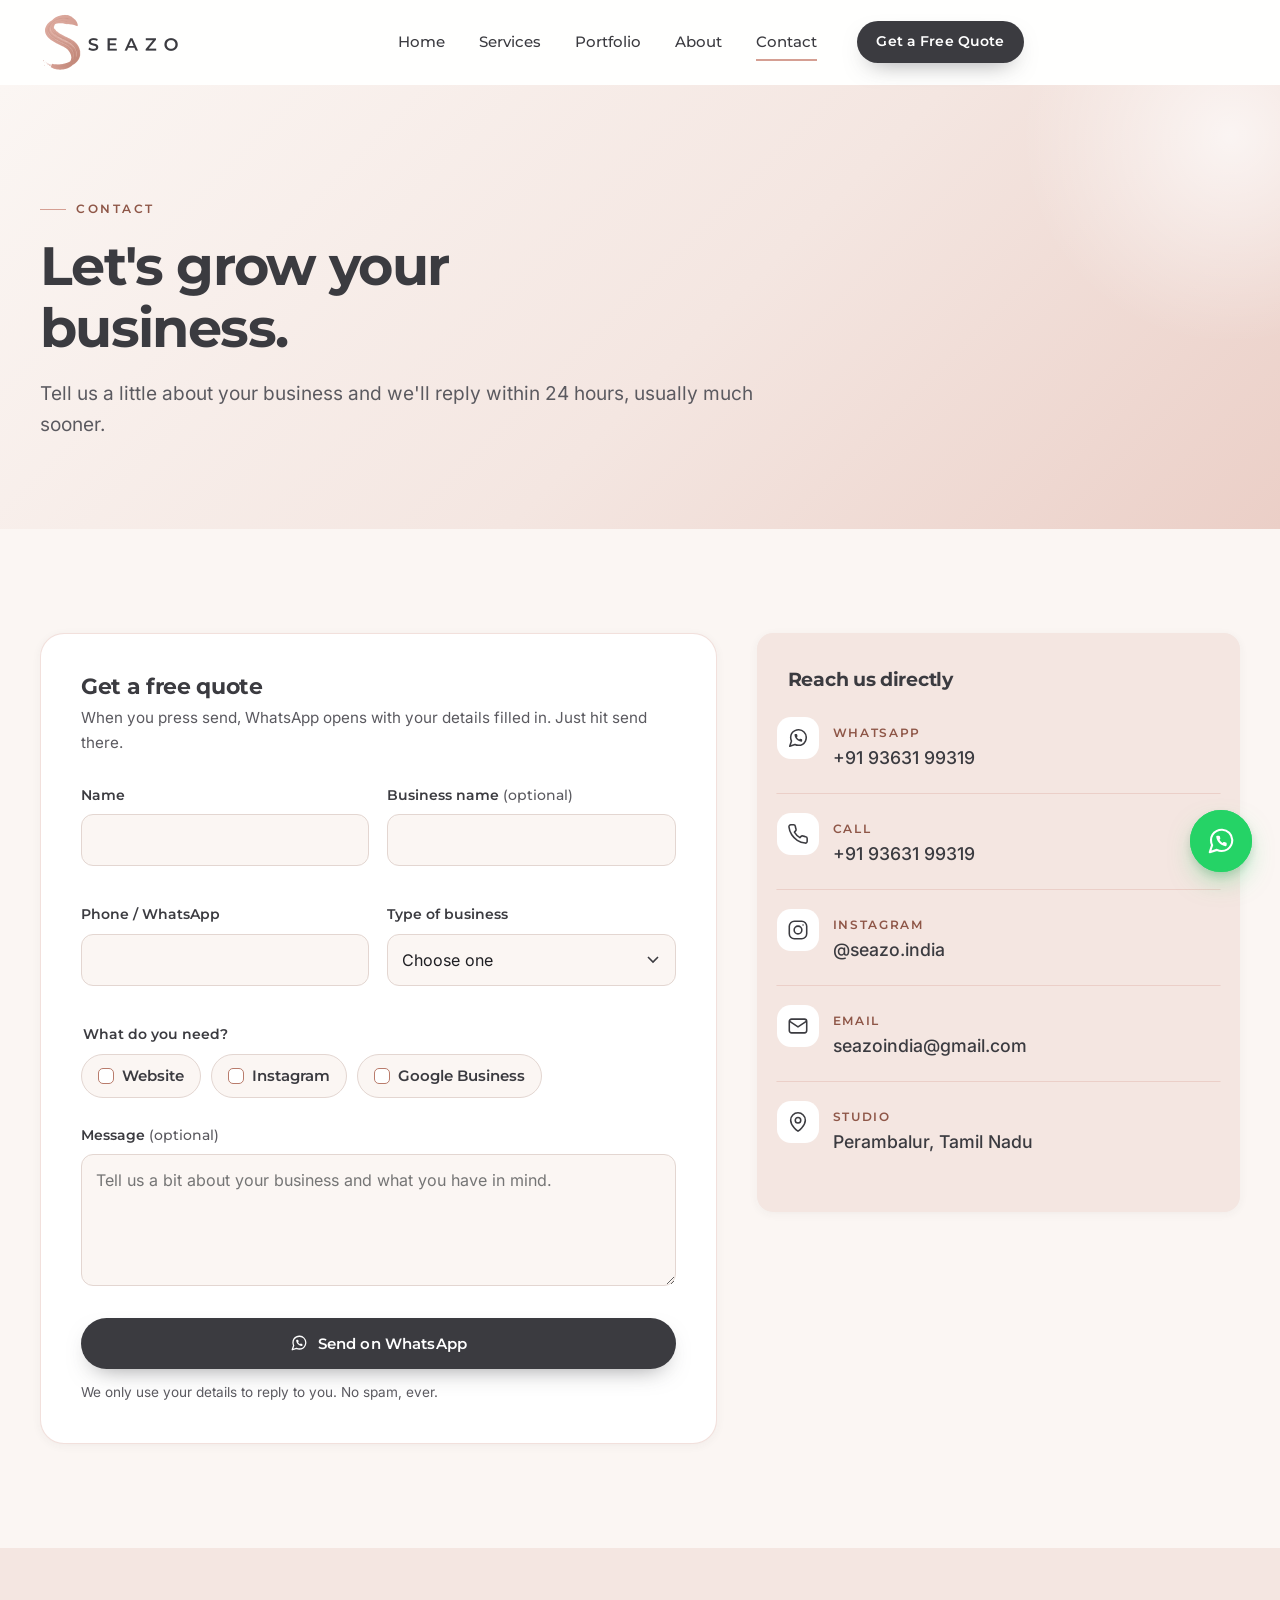
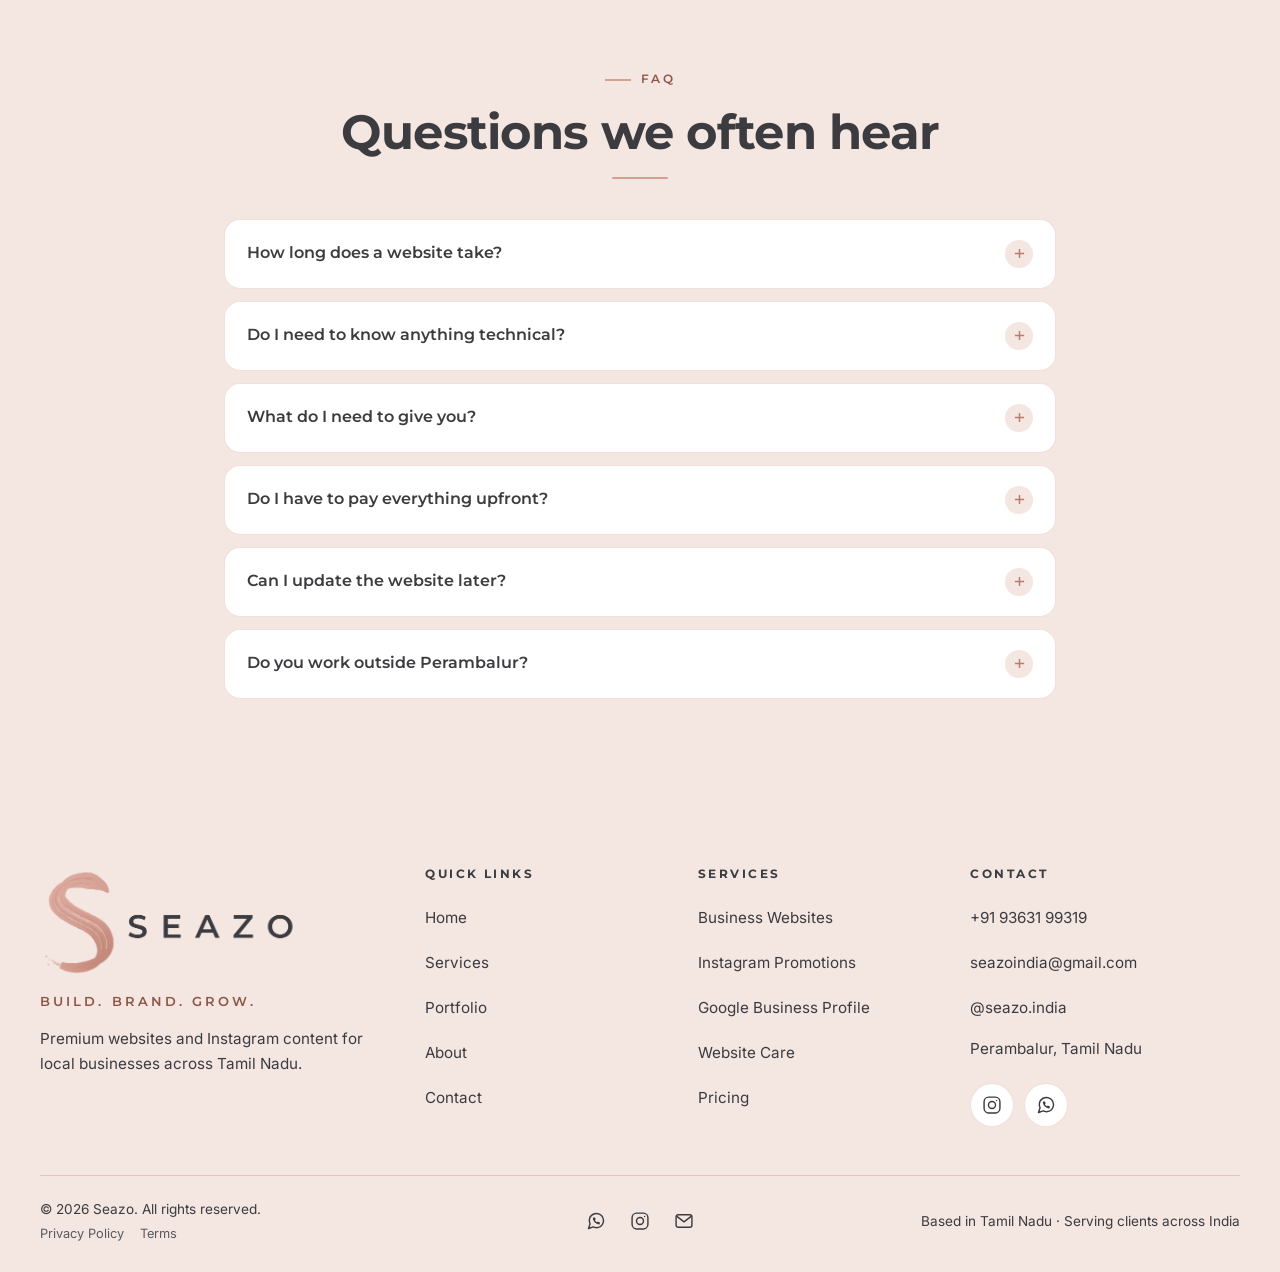
<file: contact.html>
<!DOCTYPE html>
<html lang="en">
<head>
  <meta charset="UTF-8">
  <meta name="viewport" content="width=device-width, initial-scale=1, viewport-fit=cover">
  <title>Contact Seazo | Get a Free Quote for Your Business Website</title>
  <meta name="description" content="Tell us about your business and get a free quote for a website, Instagram promotions or Google Business setup. WhatsApp or call +91 93631 99319. Based in Perambalur, Tamil Nadu.">
  <meta name="theme-color" content="#FBF6F3">
  <!-- Open Graph (after deploying, change these to full URLs, e.g. https://yourdomain/assets/og-image.png) -->
  <meta property="og:type" content="website">
  <meta property="og:site_name" content="Seazo">
  <meta property="og:title" content="Contact Seazo | Get a Free Quote for Your Business Website">
  <meta property="og:description" content="Tell us about your business and get a free quote for a website, Instagram promotions or Google Business setup. WhatsApp or call +91 93631 99319. Based in Perambalur, Tamil Nadu.">
  <meta property="og:image" content="assets/og-image.png">
  <meta property="og:locale" content="en_IN">
  <meta name="twitter:card" content="summary_large_image">
  <link rel="icon" type="image/png" href="assets/favicon.png">
  <link rel="apple-touch-icon" href="assets/favicon.png">
  <link rel="preload" as="font" type="font/woff2" href="assets/fonts/inter-latin.woff2" crossorigin>
  <link rel="preload" as="font" type="font/woff2" href="assets/fonts/montserrat-latin.woff2" crossorigin>
  <link rel="stylesheet" href="styles.css?v=14">
</head>
<body>
  <a class="skip-link" href="#main">Skip to content</a>

  <header class="site-header">
    <div class="container nav">
      <a href="index.html" class="brand" aria-label="Seazo, home">
        <img src="assets/seazo_logo_nav.png" srcset="assets/seazo_logo_nav.png 1x, assets/seazo_logo_nav@2x.png 2x" alt="Seazo" width="284" height="120">
      </a>
      <nav aria-label="Main">
        <div class="nav-menu" id="nav-menu">
          <a href="index.html">Home</a>
          <a href="services.html">Services</a>
          <a href="portfolio.html">Portfolio</a>
          <a href="about.html">About</a>
          <a href="contact.html" aria-current="page">Contact</a>
          <a class="btn btn-primary btn-sm" href="contact.html">Get a Free Quote</a>
        </div>
      </nav>
      <div class="nav-actions">
        <a class="icon-btn" data-tel href="tel:+919363199319" aria-label="Call Seazo"><svg viewBox="0 0 24 24" fill="none" stroke="currentColor" stroke-width="1.7" stroke-linecap="round" stroke-linejoin="round" aria-hidden="true" focusable="false"><path d="M22 16.92v3a2 2 0 0 1-2.18 2 19.79 19.79 0 0 1-8.63-3.07 19.5 19.5 0 0 1-6-6 19.79 19.79 0 0 1-3.07-8.67A2 2 0 0 1 4.11 2h3a2 2 0 0 1 2 1.72 12.84 12.84 0 0 0 .7 2.81 2 2 0 0 1-.45 2.11L8.09 9.91a16 16 0 0 0 6 6l1.27-1.27a2 2 0 0 1 2.11-.45 12.84 12.84 0 0 0 2.81.7A2 2 0 0 1 22 16.92z"/></svg></a>
        <button class="icon-btn nav-toggle" type="button" aria-expanded="false" aria-controls="nav-menu" aria-label="Open menu"><svg viewBox="0 0 24 24" fill="none" stroke="currentColor" stroke-width="1.7" stroke-linecap="round" stroke-linejoin="round" aria-hidden="true" focusable="false" class="icon-open"><line x1="4" y1="7" x2="20" y2="7"/><line x1="4" y1="12" x2="20" y2="12"/><line x1="4" y1="17" x2="20" y2="17"/></svg><svg class="icon-close" viewBox="0 0 24 24" fill="none" stroke="currentColor" stroke-width="1.7" stroke-linecap="round" stroke-linejoin="round" aria-hidden="true" focusable="false"><line x1="18" y1="6" x2="6" y2="18"/><line x1="6" y1="6" x2="18" y2="18"/></svg></button>
      </div>
    </div>
  </header>

  <main id="main">
<section class="page-hero" aria-labelledby="page-title">
      <div class="container">
        <p class="eyebrow reveal">Contact</p>
        <h1 id="page-title">Let's grow your business.</h1>
        <p class="lead">Tell us a little about your business and we'll reply within 24 hours, usually much sooner.</p>
      </div>
    </section>

    <section class="section" aria-label="Contact form and details">
      <div class="container contact-grid">
        <div class="form-card reveal">
          <h2 style="font-size:1.4rem;margin-bottom:6px">Get a free quote</h2>
          <p style="color:var(--muted);margin-bottom:28px;font-size:.95rem">When you press send, WhatsApp opens with your details filled in. Just hit send there.</p>

          <form id="quote-form" novalidate>
            <div class="form-grid">
              <div class="field">
                <label for="name">Name</label>
                <input id="name" name="name" type="text" autocomplete="name" required aria-describedby="name-error">
                <p class="field-error" id="name-error" aria-live="polite"></p>
              </div>
              <div class="field">
                <label for="business">Business name <span class="opt">(optional)</span></label>
                <input id="business" name="business" type="text" autocomplete="organization">
              </div>
              <div class="field">
                <label for="phone">Phone / WhatsApp</label>
                <input id="phone" name="phone" type="tel" inputmode="tel" autocomplete="tel" required aria-describedby="phone-error">
                <p class="field-error" id="phone-error" aria-live="polite"></p>
              </div>
              <div class="field">
                <label for="type">Type of business</label>
                <select id="type" name="type">
                  <option value="">Choose one</option>
                  <option>Restaurant</option>
                  <option>Salon</option>
                  <option>Clinic</option>
                  <option>Retail shop</option>
                  <option>Gym</option>
                  <option>Other</option>
                </select>
              </div>
              <fieldset class="field full">
                <legend>What do you need?</legend>
                <div class="checks">
                  <label class="check"><input type="checkbox" name="needs" value="Website"><span>Website</span></label>
                  <label class="check"><input type="checkbox" name="needs" value="Instagram"><span>Instagram</span></label>
                  <label class="check"><input type="checkbox" name="needs" value="Google Business"><span>Google Business</span></label>
                </div>
              </fieldset>
              <div class="field full">
                <label for="message">Message <span class="opt">(optional)</span></label>
                <textarea id="message" name="message" rows="4" placeholder="Tell us a bit about your business and what you have in mind."></textarea>
              </div>
            </div>
            <div class="form-foot">
              <button class="btn btn-primary btn-block" type="submit"><svg viewBox="0 0 24 24" fill="none" stroke="currentColor" stroke-width="1.7" stroke-linecap="round" stroke-linejoin="round" aria-hidden="true" focusable="false"><path d="M21 11.5a8.38 8.38 0 0 1-.9 3.8 8.5 8.5 0 0 1-7.6 4.7 8.38 8.38 0 0 1-3.8-.9L3 21l1.9-5.7a8.38 8.38 0 0 1-.9-3.8 8.5 8.5 0 0 1 4.7-7.6 8.38 8.38 0 0 1 3.8-.9h.5a8.48 8.48 0 0 1 8 8v.5z"/><path transform="translate(7.3 6.9) scale(.42)" fill="currentColor" stroke="none" d="M22 16.92v3a2 2 0 0 1-2.18 2 19.79 19.79 0 0 1-8.63-3.07 19.5 19.5 0 0 1-6-6 19.79 19.79 0 0 1-3.07-8.67A2 2 0 0 1 4.11 2h3a2 2 0 0 1 2 1.72 12.84 12.84 0 0 0 .7 2.81 2 2 0 0 1-.45 2.11L8.09 9.91a16 16 0 0 0 6 6l1.27-1.27a2 2 0 0 1 2.11-.45 12.84 12.84 0 0 0 2.81.7A2 2 0 0 1 22 16.92z"/></svg> Send on WhatsApp</button>
              <p>We only use your details to reply to you. No spam, ever.</p>
            </div>
          </form>
        </div>

        <aside class="reveal reveal-d1" aria-labelledby="details-title">
          <div class="card card--blush">
            <h2 id="details-title" style="font-size:1.2rem;margin-bottom:12px">Reach us directly</h2>
            <ul class="contact-list" role="list">
              <li><a data-wa="Hi Seazo, I'd like to know more about your services" href="https://wa.me/919363199319?text=Hi%20Seazo%2C%20I%27d%20like%20to%20know%20more%20about%20your%20services" target="_blank" rel="noopener"><span class="icon-badge" style="background:var(--white)"><svg viewBox="0 0 24 24" fill="none" stroke="currentColor" stroke-width="1.7" stroke-linecap="round" stroke-linejoin="round" aria-hidden="true" focusable="false"><path d="M21 11.5a8.38 8.38 0 0 1-.9 3.8 8.5 8.5 0 0 1-7.6 4.7 8.38 8.38 0 0 1-3.8-.9L3 21l1.9-5.7a8.38 8.38 0 0 1-.9-3.8 8.5 8.5 0 0 1 4.7-7.6 8.38 8.38 0 0 1 3.8-.9h.5a8.48 8.48 0 0 1 8 8v.5z"/><path transform="translate(7.3 6.9) scale(.42)" fill="currentColor" stroke="none" d="M22 16.92v3a2 2 0 0 1-2.18 2 19.79 19.79 0 0 1-8.63-3.07 19.5 19.5 0 0 1-6-6 19.79 19.79 0 0 1-3.07-8.67A2 2 0 0 1 4.11 2h3a2 2 0 0 1 2 1.72 12.84 12.84 0 0 0 .7 2.81 2 2 0 0 1-.45 2.11L8.09 9.91a16 16 0 0 0 6 6l1.27-1.27a2 2 0 0 1 2.11-.45 12.84 12.84 0 0 0 2.81.7A2 2 0 0 1 22 16.92z"/></svg></span><div><small>WhatsApp</small><span data-phone>+91 93631 99319</span></div></a></li>
              <li><a data-tel href="tel:+919363199319"><span class="icon-badge" style="background:var(--white)"><svg viewBox="0 0 24 24" fill="none" stroke="currentColor" stroke-width="1.7" stroke-linecap="round" stroke-linejoin="round" aria-hidden="true" focusable="false"><path d="M22 16.92v3a2 2 0 0 1-2.18 2 19.79 19.79 0 0 1-8.63-3.07 19.5 19.5 0 0 1-6-6 19.79 19.79 0 0 1-3.07-8.67A2 2 0 0 1 4.11 2h3a2 2 0 0 1 2 1.72 12.84 12.84 0 0 0 .7 2.81 2 2 0 0 1-.45 2.11L8.09 9.91a16 16 0 0 0 6 6l1.27-1.27a2 2 0 0 1 2.11-.45 12.84 12.84 0 0 0 2.81.7A2 2 0 0 1 22 16.92z"/></svg></span><div><small>Call</small><span data-phone>+91 93631 99319</span></div></a></li>
              <li><a data-ig href="https://www.instagram.com/seazo.india/" target="_blank" rel="noopener"><span class="icon-badge" style="background:var(--white)"><svg viewBox="0 0 24 24" fill="none" stroke="currentColor" stroke-width="1.7" stroke-linecap="round" stroke-linejoin="round" aria-hidden="true" focusable="false"><rect x="2.5" y="2.5" width="19" height="19" rx="5.5"/><circle cx="12" cy="12" r="4.2"/><line x1="17.5" y1="6.5" x2="17.51" y2="6.5"/></svg></span><div><small>Instagram</small><span data-ig-handle>@seazo.india</span></div></a></li>
              <li><a data-email href="mailto:seazoindia@gmail.com?subject=Enquiry%20from%20Seazo%20website"><span class="icon-badge" style="background:var(--white)"><svg viewBox="0 0 24 24" fill="none" stroke="currentColor" stroke-width="1.7" stroke-linecap="round" stroke-linejoin="round" aria-hidden="true" focusable="false"><rect x="2.5" y="4.5" width="19" height="15" rx="2.5"/><polyline points="3 7 12 13 21 7"/></svg></span><div><small>Email</small><span>seazoindia@gmail.com</span></div></a></li>
              <li><a href="https://www.google.com/maps/search/?api=1&amp;query=Perambalur%2C+Tamil+Nadu" target="_blank" rel="noopener"><span class="icon-badge" style="background:var(--white)"><svg viewBox="0 0 24 24" fill="none" stroke="currentColor" stroke-width="1.7" stroke-linecap="round" stroke-linejoin="round" aria-hidden="true" focusable="false"><path d="M20 10c0 6.5-8 12-8 12s-8-5.5-8-12a8 8 0 0 1 16 0z"/><circle cx="12" cy="10" r="3"/></svg></span><div><small>Studio</small><span>Perambalur, Tamil Nadu</span></div></a></li>
            </ul>
          </div>
        </aside>
      </div>
    </section>

    <section class="section section--blush" aria-labelledby="faq-title">
      <div class="container">
        <div class="section-head center reveal">
          <p class="eyebrow">FAQ</p>
          <h2 id="faq-title">Questions we often hear</h2>
        </div>
        <div class="faq">
          <details class="reveal">
            <summary>How long does a website take?</summary>
            <div class="faq-body"><p>Most Starter and Growth websites go live within 3–5 days after we receive your content.</p></div>
          </details>
          <details class="reveal">
            <summary>Do I need to know anything technical?</summary>
            <div class="faq-body"><p>Not at all. We handle everything, and we'll show you how to share your link.</p></div>
          </details>
          <details class="reveal">
            <summary>What do I need to give you?</summary>
            <div class="faq-body"><p>Your logo (or we'll help), photos, prices/menu, address and phone number.</p></div>
          </details>
          <details class="reveal">
            <summary>Do I have to pay everything upfront?</summary>
            <div class="faq-body"><p>We take 50% to start and 50% before the site goes live.</p></div>
          </details>
          <details class="reveal">
            <summary>Can I update the website later?</summary>
            <div class="faq-body"><p>Yes. Small updates are free for the first month, and our Website Care plan covers ongoing changes.</p></div>
          </details>
          <details class="reveal">
            <summary>Do you work outside Perambalur?</summary>
            <div class="faq-body"><p>Yes. We work with businesses across Tamil Nadu over WhatsApp and video calls.</p></div>
          </details>
        </div>
      </div>
    </section>
  </main>

  <footer class="site-footer">
    <div class="container">
      <div class="footer-grid">
        <div class="footer-brand">
          <img src="assets/seazo_logo_footer.png" alt="Seazo" width="560" height="237" loading="lazy">
          <p class="footer-tagline">Build. Brand. Grow.</p>
          <p>Premium websites and Instagram content for local businesses across Tamil Nadu.</p>
        </div>
        <div>
          <h2>Quick links</h2>
          <ul class="footer-links" role="list">
            <li><a href="index.html">Home</a></li>
            <li><a href="services.html">Services</a></li>
            <li><a href="portfolio.html">Portfolio</a></li>
            <li><a href="about.html">About</a></li>
            <li><a href="contact.html">Contact</a></li>
          </ul>
        </div>
        <div>
          <h2>Services</h2>
          <ul class="footer-links" role="list">
            <li><a href="services.html#websites">Business Websites</a></li>
            <li><a href="services.html#instagram">Instagram Promotions</a></li>
            <li><a href="services.html#google">Google Business Profile</a></li>
            <li><a href="services.html#care">Website Care</a></li>
            <li><a href="services.html#pricing">Pricing</a></li>
          </ul>
        </div>
        <div>
          <h2>Contact</h2>
          <ul class="footer-links" role="list">
            <li><a data-tel href="tel:+919363199319"><span data-phone>+91 93631 99319</span></a></li>
            <li><a data-email href="mailto:seazoindia@gmail.com?subject=Enquiry%20from%20Seazo%20website"><span data-email-text>seazoindia@gmail.com</span></a></li>
            <li><a data-ig href="https://www.instagram.com/seazo.india/" target="_blank" rel="noopener"><span data-ig-handle>@seazo.india</span></a></li>
            <li>Perambalur, Tamil Nadu</li>
          </ul>
          <div class="social">
            <a class="icon-btn" data-ig href="https://www.instagram.com/seazo.india/" target="_blank" rel="noopener" aria-label="Seazo on Instagram"><svg viewBox="0 0 24 24" fill="none" stroke="currentColor" stroke-width="1.7" stroke-linecap="round" stroke-linejoin="round" aria-hidden="true" focusable="false"><rect x="2.5" y="2.5" width="19" height="19" rx="5.5"/><circle cx="12" cy="12" r="4.2"/><line x1="17.5" y1="6.5" x2="17.51" y2="6.5"/></svg></a>
            <a class="icon-btn" data-wa href="https://wa.me/919363199319" target="_blank" rel="noopener" aria-label="Chat with Seazo on WhatsApp"><svg viewBox="0 0 24 24" fill="none" stroke="currentColor" stroke-width="1.7" stroke-linecap="round" stroke-linejoin="round" aria-hidden="true" focusable="false"><path d="M21 11.5a8.38 8.38 0 0 1-.9 3.8 8.5 8.5 0 0 1-7.6 4.7 8.38 8.38 0 0 1-3.8-.9L3 21l1.9-5.7a8.38 8.38 0 0 1-.9-3.8 8.5 8.5 0 0 1 4.7-7.6 8.38 8.38 0 0 1 3.8-.9h.5a8.48 8.48 0 0 1 8 8v.5z"/><path transform="translate(7.3 6.9) scale(.42)" fill="currentColor" stroke="none" d="M22 16.92v3a2 2 0 0 1-2.18 2 19.79 19.79 0 0 1-8.63-3.07 19.5 19.5 0 0 1-6-6 19.79 19.79 0 0 1-3.07-8.67A2 2 0 0 1 4.11 2h3a2 2 0 0 1 2 1.72 12.84 12.84 0 0 0 .7 2.81 2 2 0 0 1-.45 2.11L8.09 9.91a16 16 0 0 0 6 6l1.27-1.27a2 2 0 0 1 2.11-.45 12.84 12.84 0 0 0 2.81.7A2 2 0 0 1 22 16.92z"/></svg></a>
          </div>
        </div>
      </div>
      <div class="footer-bottom">
        <div class="footer-legal">
          <p>&copy; <span data-year>2026</span> Seazo. All rights reserved.</p>
          <p class="footer-legal-links"><a href="privacy.html">Privacy Policy</a><a href="terms.html">Terms</a></p>
        </div>
        <ul class="footer-social" role="list">
          <li><a href="https://wa.me/919363199319" target="_blank" rel="noopener" aria-label="Chat with Seazo on WhatsApp"><svg viewBox="0 0 24 24" fill="none" stroke="currentColor" stroke-width="1.7" stroke-linecap="round" stroke-linejoin="round" aria-hidden="true" focusable="false"><path d="M21 11.5a8.38 8.38 0 0 1-.9 3.8 8.5 8.5 0 0 1-7.6 4.7 8.38 8.38 0 0 1-3.8-.9L3 21l1.9-5.7a8.38 8.38 0 0 1-.9-3.8 8.5 8.5 0 0 1 4.7-7.6 8.38 8.38 0 0 1 3.8-.9h.5a8.48 8.48 0 0 1 8 8v.5z"/><path transform="translate(7.3 6.9) scale(.42)" fill="currentColor" stroke="none" d="M22 16.92v3a2 2 0 0 1-2.18 2 19.79 19.79 0 0 1-8.63-3.07 19.5 19.5 0 0 1-6-6 19.79 19.79 0 0 1-3.07-8.67A2 2 0 0 1 4.11 2h3a2 2 0 0 1 2 1.72 12.84 12.84 0 0 0 .7 2.81 2 2 0 0 1-.45 2.11L8.09 9.91a16 16 0 0 0 6 6l1.27-1.27a2 2 0 0 1 2.11-.45 12.84 12.84 0 0 0 2.81.7A2 2 0 0 1 22 16.92z"/></svg></a></li>
          <li><a href="https://www.instagram.com/seazo.india/" target="_blank" rel="noopener" aria-label="Seazo on Instagram"><svg viewBox="0 0 24 24" fill="none" stroke="currentColor" stroke-width="1.7" stroke-linecap="round" stroke-linejoin="round" aria-hidden="true" focusable="false"><rect x="2.5" y="2.5" width="19" height="19" rx="5.5"/><circle cx="12" cy="12" r="4.2"/><line x1="17.5" y1="6.5" x2="17.51" y2="6.5"/></svg></a></li>
          <li><a href="mailto:seazoindia@gmail.com" aria-label="Email Seazo"><svg viewBox="0 0 24 24" fill="none" stroke="currentColor" stroke-width="1.7" stroke-linecap="round" stroke-linejoin="round" aria-hidden="true" focusable="false"><rect x="2.5" y="4.5" width="19" height="15" rx="2.5"/><path d="m3.5 6.5 8.5 6.5 8.5-6.5"/></svg></a></li>
        </ul>
        <p class="footer-place">Based in Tamil Nadu &middot; Serving clients across India</p>
      </div>
    </div>
  </footer>

  <a class="wa-float" data-wa href="https://wa.me/919363199319" target="_blank" rel="noopener" aria-label="Chat with Seazo on WhatsApp"><svg viewBox="0 0 24 24" fill="none" stroke="currentColor" stroke-width="1.7" stroke-linecap="round" stroke-linejoin="round" aria-hidden="true" focusable="false"><path d="M21 11.5a8.38 8.38 0 0 1-.9 3.8 8.5 8.5 0 0 1-7.6 4.7 8.38 8.38 0 0 1-3.8-.9L3 21l1.9-5.7a8.38 8.38 0 0 1-.9-3.8 8.5 8.5 0 0 1 4.7-7.6 8.38 8.38 0 0 1 3.8-.9h.5a8.48 8.48 0 0 1 8 8v.5z"/><path transform="translate(7.3 6.9) scale(.42)" fill="currentColor" stroke="none" d="M22 16.92v3a2 2 0 0 1-2.18 2 19.79 19.79 0 0 1-8.63-3.07 19.5 19.5 0 0 1-6-6 19.79 19.79 0 0 1-3.07-8.67A2 2 0 0 1 4.11 2h3a2 2 0 0 1 2 1.72 12.84 12.84 0 0 0 .7 2.81 2 2 0 0 1-.45 2.11L8.09 9.91a16 16 0 0 0 6 6l1.27-1.27a2 2 0 0 1 2.11-.45 12.84 12.84 0 0 0 2.81.7A2 2 0 0 1 22 16.92z"/></svg></a>

  <script src="main.js?v=9" defer></script>
</body>
</html>
</file>
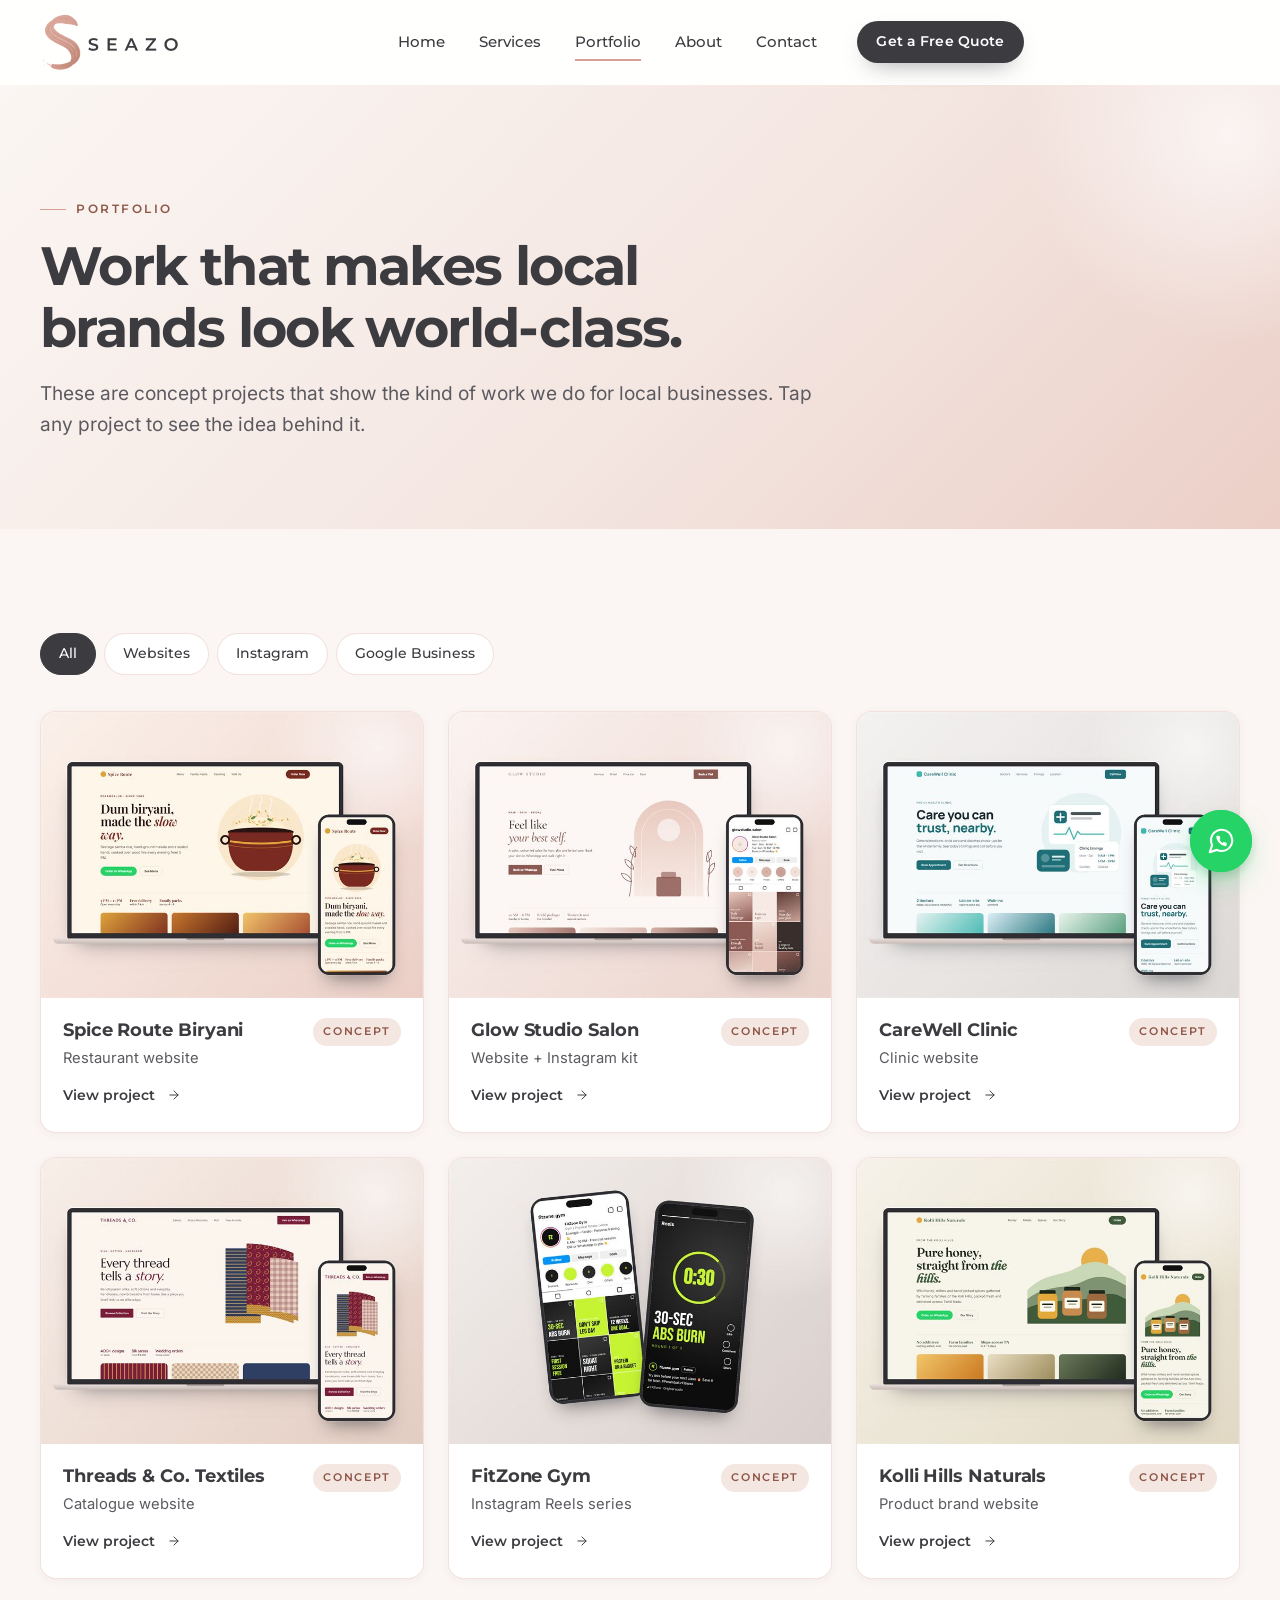
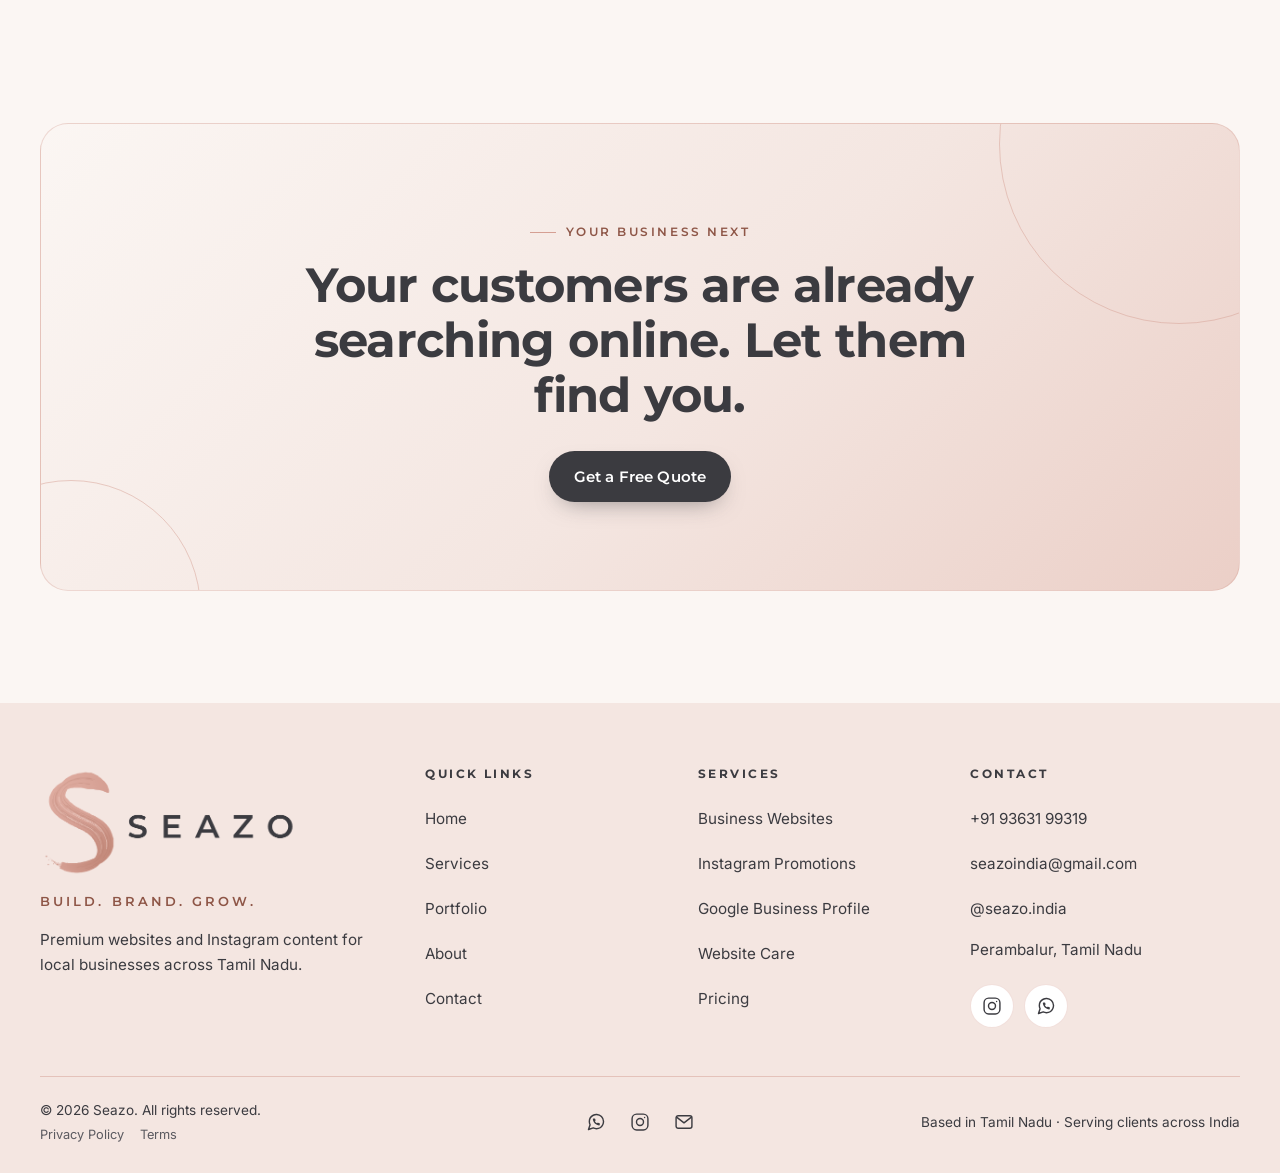
<file: portfolio.html>
<!DOCTYPE html>
<html lang="en">
<head>
  <meta charset="UTF-8">
  <meta name="viewport" content="width=device-width, initial-scale=1, viewport-fit=cover">
  <title>Portfolio | Seazo: Websites & Instagram for Local Brands</title>
  <meta name="description" content="Concept websites, Instagram kits and Google Business profiles designed by Seazo for restaurants, salons, clinics, textile shops, gyms and local product brands in Tamil Nadu.">
  <meta name="theme-color" content="#FBF6F3">
  <!-- Open Graph (after deploying, change these to full URLs, e.g. https://yourdomain/assets/og-image.png) -->
  <meta property="og:type" content="website">
  <meta property="og:site_name" content="Seazo">
  <meta property="og:title" content="Portfolio | Seazo: Websites & Instagram for Local Brands">
  <meta property="og:description" content="Concept websites, Instagram kits and Google Business profiles designed by Seazo for restaurants, salons, clinics, textile shops, gyms and local product brands in Tamil Nadu.">
  <meta property="og:image" content="assets/og-image.png">
  <meta property="og:locale" content="en_IN">
  <meta name="twitter:card" content="summary_large_image">
  <link rel="icon" type="image/png" href="assets/favicon.png">
  <link rel="apple-touch-icon" href="assets/favicon.png">
  <link rel="preload" as="font" type="font/woff2" href="assets/fonts/inter-latin.woff2" crossorigin>
  <link rel="preload" as="font" type="font/woff2" href="assets/fonts/montserrat-latin.woff2" crossorigin>
  <link rel="stylesheet" href="styles.css?v=14">
</head>
<body>
  <a class="skip-link" href="#main">Skip to content</a>

  <header class="site-header">
    <div class="container nav">
      <a href="index.html" class="brand" aria-label="Seazo, home">
        <img src="assets/seazo_logo_nav.png" srcset="assets/seazo_logo_nav.png 1x, assets/seazo_logo_nav@2x.png 2x" alt="Seazo" width="284" height="120">
      </a>
      <nav aria-label="Main">
        <div class="nav-menu" id="nav-menu">
          <a href="index.html">Home</a>
          <a href="services.html">Services</a>
          <a href="portfolio.html" aria-current="page">Portfolio</a>
          <a href="about.html">About</a>
          <a href="contact.html">Contact</a>
          <a class="btn btn-primary btn-sm" href="contact.html">Get a Free Quote</a>
        </div>
      </nav>
      <div class="nav-actions">
        <a class="icon-btn" data-tel href="tel:+919363199319" aria-label="Call Seazo"><svg viewBox="0 0 24 24" fill="none" stroke="currentColor" stroke-width="1.7" stroke-linecap="round" stroke-linejoin="round" aria-hidden="true" focusable="false"><path d="M22 16.92v3a2 2 0 0 1-2.18 2 19.79 19.79 0 0 1-8.63-3.07 19.5 19.5 0 0 1-6-6 19.79 19.79 0 0 1-3.07-8.67A2 2 0 0 1 4.11 2h3a2 2 0 0 1 2 1.72 12.84 12.84 0 0 0 .7 2.81 2 2 0 0 1-.45 2.11L8.09 9.91a16 16 0 0 0 6 6l1.27-1.27a2 2 0 0 1 2.11-.45 12.84 12.84 0 0 0 2.81.7A2 2 0 0 1 22 16.92z"/></svg></a>
        <button class="icon-btn nav-toggle" type="button" aria-expanded="false" aria-controls="nav-menu" aria-label="Open menu"><svg viewBox="0 0 24 24" fill="none" stroke="currentColor" stroke-width="1.7" stroke-linecap="round" stroke-linejoin="round" aria-hidden="true" focusable="false" class="icon-open"><line x1="4" y1="7" x2="20" y2="7"/><line x1="4" y1="12" x2="20" y2="12"/><line x1="4" y1="17" x2="20" y2="17"/></svg><svg class="icon-close" viewBox="0 0 24 24" fill="none" stroke="currentColor" stroke-width="1.7" stroke-linecap="round" stroke-linejoin="round" aria-hidden="true" focusable="false"><line x1="18" y1="6" x2="6" y2="18"/><line x1="6" y1="6" x2="18" y2="18"/></svg></button>
      </div>
    </div>
  </header>

  <main id="main">
<section class="page-hero" aria-labelledby="page-title">
      <div class="container">
        <p class="eyebrow reveal">Portfolio</p>
        <h1 id="page-title">Work that makes local brands look world-class.</h1>
        <p class="lead">These are concept projects that show the kind of work we do for local businesses. Tap any project to see the idea behind it.</p>
      </div>
    </section>

    <section class="section" aria-label="Projects">
      <div class="container">
        <h2 class="visually-hidden">Projects</h2>
        <div class="filters reveal" role="group" aria-label="Filter projects">
          <button class="filter-btn" type="button" data-filter="all" aria-pressed="true">All</button>
          <button class="filter-btn" type="button" data-filter="websites" aria-pressed="false">Websites</button>
          <button class="filter-btn" type="button" data-filter="instagram" aria-pressed="false">Instagram</button>
          <button class="filter-btn" type="button" data-filter="google" aria-pressed="false">Google Business</button>
        </div>

        <!--
          HOW TO ADD A REAL PROJECT
          1. Put the screenshot in /assets (e.g. assets/work-spice-route.jpg).
          2. Change the <img class="shot"> src/srcset to your file, e.g.:
             <img class="shot" src="assets/work/client-name.jpg" alt="Client name website on a laptop and phone" width="1200" height="900" loading="lazy">
          3. Change the "Concept" tag to the client's town (or remove it), and update the <template> text below.
        -->
        <ul class="grid grid-3" role="list">
          <li class="work-item reveal" data-cat="websites google">
            <article class="work-card">
              <!-- REPLACE WITH REAL SCREENSHOT -->
              <img class="shot" src="assets/work/spice-route-sm.jpg" srcset="assets/work/spice-route-sm.jpg 720w, assets/work/spice-route-md.jpg 960w, assets/work/spice-route.jpg 1200w" sizes="(min-width: 2560px) 540px, (min-width: 1920px) 460px, (min-width: 1024px) 31vw, (min-width: 768px) 48vw, 100vw" width="1200" height="900" fetchpriority="high" decoding="async" alt="Spice Route Biryani concept restaurant website shown on a laptop and phone">
              <div class="work-body">
                <div class="work-meta"><h3>Spice Route Biryani</h3><span class="tag">Concept</span></div>
                <p>Restaurant website</p>
                <button class="work-more" type="button" data-project="p-spice" aria-haspopup="dialog">View project<span class="visually-hidden">: Spice Route Biryani</span> <svg viewBox="0 0 24 24" fill="none" stroke="currentColor" stroke-width="1.7" stroke-linecap="round" stroke-linejoin="round" aria-hidden="true" focusable="false"><line x1="5" y1="12" x2="19" y2="12"/><polyline points="12 5 19 12 12 19"/></svg></button>
              </div>
            </article>
          </li>

          <li class="work-item reveal reveal-d1" data-cat="websites instagram">
            <article class="work-card">
              <!-- REPLACE WITH REAL SCREENSHOT -->
              <img class="shot" src="assets/work/glow-studio-sm.jpg" srcset="assets/work/glow-studio-sm.jpg 720w, assets/work/glow-studio-md.jpg 960w, assets/work/glow-studio.jpg 1200w" sizes="(min-width: 2560px) 540px, (min-width: 1920px) 460px, (min-width: 1024px) 31vw, (min-width: 768px) 48vw, 100vw" width="1200" height="900" loading="lazy" decoding="async" alt="Glow Studio Salon concept website on a laptop and its Instagram profile on a phone">
              <div class="work-body">
                <div class="work-meta"><h3>Glow Studio Salon</h3><span class="tag">Concept</span></div>
                <p>Website + Instagram kit</p>
                <button class="work-more" type="button" data-project="p-glow" aria-haspopup="dialog">View project<span class="visually-hidden">: Glow Studio Salon</span> <svg viewBox="0 0 24 24" fill="none" stroke="currentColor" stroke-width="1.7" stroke-linecap="round" stroke-linejoin="round" aria-hidden="true" focusable="false"><line x1="5" y1="12" x2="19" y2="12"/><polyline points="12 5 19 12 12 19"/></svg></button>
              </div>
            </article>
          </li>

          <li class="work-item reveal reveal-d2" data-cat="websites google">
            <article class="work-card">
              <!-- REPLACE WITH REAL SCREENSHOT -->
              <img class="shot" src="assets/work/carewell-clinic-sm.jpg" srcset="assets/work/carewell-clinic-sm.jpg 720w, assets/work/carewell-clinic-md.jpg 960w, assets/work/carewell-clinic.jpg 1200w" sizes="(min-width: 2560px) 540px, (min-width: 1920px) 460px, (min-width: 1024px) 31vw, (min-width: 768px) 48vw, 100vw" width="1200" height="900" loading="lazy" decoding="async" alt="CareWell Clinic concept website with clinic timings, on a laptop and phone">
              <div class="work-body">
                <div class="work-meta"><h3>CareWell Clinic</h3><span class="tag">Concept</span></div>
                <p>Clinic website</p>
                <button class="work-more" type="button" data-project="p-carewell" aria-haspopup="dialog">View project<span class="visually-hidden">: CareWell Clinic</span> <svg viewBox="0 0 24 24" fill="none" stroke="currentColor" stroke-width="1.7" stroke-linecap="round" stroke-linejoin="round" aria-hidden="true" focusable="false"><line x1="5" y1="12" x2="19" y2="12"/><polyline points="12 5 19 12 12 19"/></svg></button>
              </div>
            </article>
          </li>

          <li class="work-item reveal" data-cat="websites">
            <article class="work-card">
              <!-- REPLACE WITH REAL SCREENSHOT -->
              <img class="shot" src="assets/work/threads-co-sm.jpg" srcset="assets/work/threads-co-sm.jpg 720w, assets/work/threads-co-md.jpg 960w, assets/work/threads-co.jpg 1200w" sizes="(min-width: 2560px) 540px, (min-width: 1920px) 460px, (min-width: 1024px) 31vw, (min-width: 768px) 48vw, 100vw" width="1200" height="900" loading="lazy" decoding="async" alt="Threads &amp; Co. Textiles concept catalogue website on a laptop and phone">
              <div class="work-body">
                <div class="work-meta"><h3>Threads &amp; Co. Textiles</h3><span class="tag">Concept</span></div>
                <p>Catalogue website</p>
                <button class="work-more" type="button" data-project="p-threads" aria-haspopup="dialog">View project<span class="visually-hidden">: Threads &amp; Co. Textiles</span> <svg viewBox="0 0 24 24" fill="none" stroke="currentColor" stroke-width="1.7" stroke-linecap="round" stroke-linejoin="round" aria-hidden="true" focusable="false"><line x1="5" y1="12" x2="19" y2="12"/><polyline points="12 5 19 12 12 19"/></svg></button>
              </div>
            </article>
          </li>

          <li class="work-item reveal reveal-d1" data-cat="instagram">
            <article class="work-card">
              <!-- REPLACE WITH REAL SCREENSHOT -->
              <img class="shot" src="assets/work/fitzone-gym-sm.jpg" srcset="assets/work/fitzone-gym-sm.jpg 720w, assets/work/fitzone-gym-md.jpg 960w, assets/work/fitzone-gym.jpg 1200w" sizes="(min-width: 2560px) 540px, (min-width: 1920px) 460px, (min-width: 1024px) 31vw, (min-width: 768px) 48vw, 100vw" width="1200" height="900" loading="lazy" decoding="async" alt="FitZone Gym concept Instagram profile and Reel shown on two phones">
              <div class="work-body">
                <div class="work-meta"><h3>FitZone Gym</h3><span class="tag">Concept</span></div>
                <p>Instagram Reels series</p>
                <button class="work-more" type="button" data-project="p-fitzone" aria-haspopup="dialog">View project<span class="visually-hidden">: FitZone Gym</span> <svg viewBox="0 0 24 24" fill="none" stroke="currentColor" stroke-width="1.7" stroke-linecap="round" stroke-linejoin="round" aria-hidden="true" focusable="false"><line x1="5" y1="12" x2="19" y2="12"/><polyline points="12 5 19 12 12 19"/></svg></button>
              </div>
            </article>
          </li>

          <li class="work-item reveal reveal-d2" data-cat="websites">
            <article class="work-card">
              <!-- REPLACE WITH REAL SCREENSHOT -->
              <img class="shot" src="assets/work/kolli-hills-sm.jpg" srcset="assets/work/kolli-hills-sm.jpg 720w, assets/work/kolli-hills-md.jpg 960w, assets/work/kolli-hills.jpg 1200w" sizes="(min-width: 2560px) 540px, (min-width: 1920px) 460px, (min-width: 1024px) 31vw, (min-width: 768px) 48vw, 100vw" width="1200" height="900" loading="lazy" decoding="async" alt="Kolli Hills Naturals concept product website on a laptop and phone">
              <div class="work-body">
                <div class="work-meta"><h3>Kolli Hills Naturals</h3><span class="tag">Concept</span></div>
                <p>Product brand website</p>
                <button class="work-more" type="button" data-project="p-kolli" aria-haspopup="dialog">View project<span class="visually-hidden">: Kolli Hills Naturals</span> <svg viewBox="0 0 24 24" fill="none" stroke="currentColor" stroke-width="1.7" stroke-linecap="round" stroke-linejoin="round" aria-hidden="true" focusable="false"><line x1="5" y1="12" x2="19" y2="12"/><polyline points="12 5 19 12 12 19"/></svg></button>
              </div>
            </article>
          </li>
        </ul>
      </div>
    </section>

    <!-- ================= PROJECT DETAILS (shown in the pop-up) ================= -->
    <template id="p-spice">
      <img class="modal-img" src="assets/work/spice-route.jpg" width="1200" height="900" decoding="async" alt="Spice Route Biryani concept restaurant website shown on a laptop and phone">
      <span class="tag">Concept · Restaurant website</span>
      <h2 id="modal-title">Spice Route Biryani</h2>
      <p class="modal-sub">A one-page website and Google profile for a busy biryani shop.</p>
      <dl>
        <div><dt>The problem</dt><dd>The shop has a queue every evening, but people new to the area can't find the menu, prices or location online, so they go wherever shows up first.</dd></div>
        <div><dt>What Seazo did</dt><dd>A warm, mobile-first website with the full menu and prices, one-tap WhatsApp ordering and calling, Google Maps directions, and a Google Business profile with food photos and correct timings.</dd></div>
        <div><dt>Goal</dt><dd>Someone searching “biryani near me” should see the menu and place an order in two taps.</dd></div>
      </dl>
    </template>

    <template id="p-glow">
      <img class="modal-img" src="assets/work/glow-studio.jpg" width="1200" height="900" decoding="async" alt="Glow Studio Salon concept website on a laptop and its Instagram profile on a phone">
      <span class="tag">Concept · Website + Instagram kit</span>
      <h2 id="modal-title">Glow Studio Salon</h2>
      <p class="modal-sub">An elegant website and a matching Instagram look for a neighbourhood salon.</p>
      <dl>
        <div><dt>The problem</dt><dd>Everyone recommends the salon by word of mouth, but its Instagram looks inconsistent and there's nowhere to check services and prices.</dd></div>
        <div><dt>What Seazo did</dt><dd>A calm, premium website with a service menu and price list and WhatsApp booking, plus an Instagram kit: post templates, story highlight covers and Reel covers in one consistent style.</dd></div>
        <div><dt>Goal</dt><dd>Make the salon feel as premium online as it does in person, and turn profile visits into bookings.</dd></div>
      </dl>
    </template>

    <template id="p-carewell">
      <img class="modal-img" src="assets/work/carewell-clinic.jpg" width="1200" height="900" decoding="async" alt="CareWell Clinic concept website with clinic timings, on a laptop and phone">
      <span class="tag">Concept · Clinic website + Google Business</span>
      <h2 id="modal-title">CareWell Clinic</h2>
      <p class="modal-sub">A clear, trustworthy website and Google profile for a family clinic.</p>
      <dl>
        <div><dt>The problem</dt><dd>Families trust the clinic, but timings, doctors and directions are hard to find online, and the phone rings all day with the same questions.</dd></div>
        <div><dt>What Seazo did</dt><dd>A simple, reassuring website with doctor profiles, services, consultation timings and a one-tap call button, plus a Google Business profile with the right categories, photos and hours.</dd></div>
        <div><dt>Goal</dt><dd>Answer common questions before patients call, and help nearby families find the clinic on Google Maps.</dd></div>
      </dl>
    </template>

    <template id="p-threads">
      <img class="modal-img" src="assets/work/threads-co.jpg" width="1200" height="900" decoding="async" alt="Threads &amp; Co. Textiles concept catalogue website on a laptop and phone">
      <span class="tag">Concept · Catalogue website</span>
      <h2 id="modal-title">Threads &amp; Co. Textiles</h2>
      <p class="modal-sub">An online catalogue for a textile and saree shop.</p>
      <dl>
        <div><dt>The problem</dt><dd>A large, beautiful collection that customers can only see in person or through scattered WhatsApp photos.</dd></div>
        <div><dt>What Seazo did</dt><dd>A catalogue website organised by category (sarees, dress materials, men's wear) with a mobile-friendly gallery and an “Ask on WhatsApp” button on every item.</dd></div>
        <div><dt>Goal</dt><dd>Let customers browse the collection from home and send enquiries about specific pieces before they visit.</dd></div>
      </dl>
    </template>

    <template id="p-fitzone">
      <img class="modal-img" src="assets/work/fitzone-gym.jpg" width="1200" height="900" decoding="async" alt="FitZone Gym concept Instagram profile and Reel shown on two phones">
      <span class="tag">Concept · Instagram Reels series</span>
      <h2 id="modal-title">FitZone Gym</h2>
      <p class="modal-sub">A recurring Reels series for a local gym.</p>
      <dl>
        <div><dt>The problem</dt><dd>Posts go up randomly, look different every time, and Reels rarely reach new people in the area.</dd></div>
        <div><dt>What Seazo did</dt><dd>A monthly Reels plan with repeatable formats (trainer tips, 30-second workouts, member journeys), branded cover templates, and captions in Tamil and English.</dd></div>
        <div><dt>Goal</dt><dd>A consistent series that builds a local following and brings in trial-session enquiries.</dd></div>
      </dl>
    </template>

    <template id="p-kolli">
      <img class="modal-img" src="assets/work/kolli-hills.jpg" width="1200" height="900" decoding="async" alt="Kolli Hills Naturals concept product website on a laptop and phone">
      <span class="tag">Concept · Product brand website</span>
      <h2 id="modal-title">Kolli Hills Naturals</h2>
      <p class="modal-sub">A brand website for honey, millets and spices from the Kolli Hills.</p>
      <dl>
        <div><dt>The problem</dt><dd>Great natural products sold only at local shops and fairs, with no brand story or way to order online.</dd></div>
        <div><dt>What Seazo did</dt><dd>A product brand website that tells the story of where the products come from, with product pages, clear pricing and a WhatsApp order button.</dd></div>
        <div><dt>Goal</dt><dd>Give the products a trustworthy brand online so buyers across Tamil Nadu can order with confidence.</dd></div>
      </dl>
    </template>

    <dialog class="modal" id="work-modal" aria-labelledby="modal-title">
      <button class="icon-btn modal-close" type="button" aria-label="Close"><svg viewBox="0 0 24 24" fill="none" stroke="currentColor" stroke-width="1.7" stroke-linecap="round" stroke-linejoin="round" aria-hidden="true" focusable="false"><line x1="18" y1="6" x2="6" y2="18"/><line x1="6" y1="6" x2="18" y2="18"/></svg></button>
      <div class="modal-inner">
        <div class="modal-content"></div>
        <p class="note">This is a concept project, created to show our approach. Real client work will be added here soon.</p>
        <a class="btn btn-primary btn-block" style="margin-top:20px" data-wa="Hi Seazo! I saw your portfolio and I'd like something similar for my business." href="https://wa.me/919363199319" target="_blank" rel="noopener"><svg viewBox="0 0 24 24" fill="none" stroke="currentColor" stroke-width="1.7" stroke-linecap="round" stroke-linejoin="round" aria-hidden="true" focusable="false"><path d="M21 11.5a8.38 8.38 0 0 1-.9 3.8 8.5 8.5 0 0 1-7.6 4.7 8.38 8.38 0 0 1-3.8-.9L3 21l1.9-5.7a8.38 8.38 0 0 1-.9-3.8 8.5 8.5 0 0 1 4.7-7.6 8.38 8.38 0 0 1 3.8-.9h.5a8.48 8.48 0 0 1 8 8v.5z"/><path transform="translate(7.3 6.9) scale(.42)" fill="currentColor" stroke="none" d="M22 16.92v3a2 2 0 0 1-2.18 2 19.79 19.79 0 0 1-8.63-3.07 19.5 19.5 0 0 1-6-6 19.79 19.79 0 0 1-3.07-8.67A2 2 0 0 1 4.11 2h3a2 2 0 0 1 2 1.72 12.84 12.84 0 0 0 .7 2.81 2 2 0 0 1-.45 2.11L8.09 9.91a16 16 0 0 0 6 6l1.27-1.27a2 2 0 0 1 2.11-.45 12.84 12.84 0 0 0 2.81.7A2 2 0 0 1 22 16.92z"/></svg> Want something like this?</a>
      </div>
    </dialog>

    <section class="cta-band" aria-labelledby="cta-title">
      <div class="container">
        <div class="cta-box reveal">
          <p class="eyebrow">Your business next</p>
          <h2 id="cta-title">Your customers are already searching online. Let them find you.</h2>
          <div class="btn-row">
            <a class="btn btn-primary" href="contact.html">Get a Free Quote</a>
          </div>
        </div>
      </div>
    </section>
  </main>

  <footer class="site-footer">
    <div class="container">
      <div class="footer-grid">
        <div class="footer-brand">
          <img src="assets/seazo_logo_footer.png" alt="Seazo" width="560" height="237" loading="lazy">
          <p class="footer-tagline">Build. Brand. Grow.</p>
          <p>Premium websites and Instagram content for local businesses across Tamil Nadu.</p>
        </div>
        <div>
          <h2>Quick links</h2>
          <ul class="footer-links" role="list">
            <li><a href="index.html">Home</a></li>
            <li><a href="services.html">Services</a></li>
            <li><a href="portfolio.html">Portfolio</a></li>
            <li><a href="about.html">About</a></li>
            <li><a href="contact.html">Contact</a></li>
          </ul>
        </div>
        <div>
          <h2>Services</h2>
          <ul class="footer-links" role="list">
            <li><a href="services.html#websites">Business Websites</a></li>
            <li><a href="services.html#instagram">Instagram Promotions</a></li>
            <li><a href="services.html#google">Google Business Profile</a></li>
            <li><a href="services.html#care">Website Care</a></li>
            <li><a href="services.html#pricing">Pricing</a></li>
          </ul>
        </div>
        <div>
          <h2>Contact</h2>
          <ul class="footer-links" role="list">
            <li><a data-tel href="tel:+919363199319"><span data-phone>+91 93631 99319</span></a></li>
            <li><a data-email href="mailto:seazoindia@gmail.com?subject=Enquiry%20from%20Seazo%20website"><span data-email-text>seazoindia@gmail.com</span></a></li>
            <li><a data-ig href="https://www.instagram.com/seazo.india/" target="_blank" rel="noopener"><span data-ig-handle>@seazo.india</span></a></li>
            <li>Perambalur, Tamil Nadu</li>
          </ul>
          <div class="social">
            <a class="icon-btn" data-ig href="https://www.instagram.com/seazo.india/" target="_blank" rel="noopener" aria-label="Seazo on Instagram"><svg viewBox="0 0 24 24" fill="none" stroke="currentColor" stroke-width="1.7" stroke-linecap="round" stroke-linejoin="round" aria-hidden="true" focusable="false"><rect x="2.5" y="2.5" width="19" height="19" rx="5.5"/><circle cx="12" cy="12" r="4.2"/><line x1="17.5" y1="6.5" x2="17.51" y2="6.5"/></svg></a>
            <a class="icon-btn" data-wa href="https://wa.me/919363199319" target="_blank" rel="noopener" aria-label="Chat with Seazo on WhatsApp"><svg viewBox="0 0 24 24" fill="none" stroke="currentColor" stroke-width="1.7" stroke-linecap="round" stroke-linejoin="round" aria-hidden="true" focusable="false"><path d="M21 11.5a8.38 8.38 0 0 1-.9 3.8 8.5 8.5 0 0 1-7.6 4.7 8.38 8.38 0 0 1-3.8-.9L3 21l1.9-5.7a8.38 8.38 0 0 1-.9-3.8 8.5 8.5 0 0 1 4.7-7.6 8.38 8.38 0 0 1 3.8-.9h.5a8.48 8.48 0 0 1 8 8v.5z"/><path transform="translate(7.3 6.9) scale(.42)" fill="currentColor" stroke="none" d="M22 16.92v3a2 2 0 0 1-2.18 2 19.79 19.79 0 0 1-8.63-3.07 19.5 19.5 0 0 1-6-6 19.79 19.79 0 0 1-3.07-8.67A2 2 0 0 1 4.11 2h3a2 2 0 0 1 2 1.72 12.84 12.84 0 0 0 .7 2.81 2 2 0 0 1-.45 2.11L8.09 9.91a16 16 0 0 0 6 6l1.27-1.27a2 2 0 0 1 2.11-.45 12.84 12.84 0 0 0 2.81.7A2 2 0 0 1 22 16.92z"/></svg></a>
          </div>
        </div>
      </div>
      <div class="footer-bottom">
        <div class="footer-legal">
          <p>&copy; <span data-year>2026</span> Seazo. All rights reserved.</p>
          <p class="footer-legal-links"><a href="privacy.html">Privacy Policy</a><a href="terms.html">Terms</a></p>
        </div>
        <ul class="footer-social" role="list">
          <li><a href="https://wa.me/919363199319" target="_blank" rel="noopener" aria-label="Chat with Seazo on WhatsApp"><svg viewBox="0 0 24 24" fill="none" stroke="currentColor" stroke-width="1.7" stroke-linecap="round" stroke-linejoin="round" aria-hidden="true" focusable="false"><path d="M21 11.5a8.38 8.38 0 0 1-.9 3.8 8.5 8.5 0 0 1-7.6 4.7 8.38 8.38 0 0 1-3.8-.9L3 21l1.9-5.7a8.38 8.38 0 0 1-.9-3.8 8.5 8.5 0 0 1 4.7-7.6 8.38 8.38 0 0 1 3.8-.9h.5a8.48 8.48 0 0 1 8 8v.5z"/><path transform="translate(7.3 6.9) scale(.42)" fill="currentColor" stroke="none" d="M22 16.92v3a2 2 0 0 1-2.18 2 19.79 19.79 0 0 1-8.63-3.07 19.5 19.5 0 0 1-6-6 19.79 19.79 0 0 1-3.07-8.67A2 2 0 0 1 4.11 2h3a2 2 0 0 1 2 1.72 12.84 12.84 0 0 0 .7 2.81 2 2 0 0 1-.45 2.11L8.09 9.91a16 16 0 0 0 6 6l1.27-1.27a2 2 0 0 1 2.11-.45 12.84 12.84 0 0 0 2.81.7A2 2 0 0 1 22 16.92z"/></svg></a></li>
          <li><a href="https://www.instagram.com/seazo.india/" target="_blank" rel="noopener" aria-label="Seazo on Instagram"><svg viewBox="0 0 24 24" fill="none" stroke="currentColor" stroke-width="1.7" stroke-linecap="round" stroke-linejoin="round" aria-hidden="true" focusable="false"><rect x="2.5" y="2.5" width="19" height="19" rx="5.5"/><circle cx="12" cy="12" r="4.2"/><line x1="17.5" y1="6.5" x2="17.51" y2="6.5"/></svg></a></li>
          <li><a href="mailto:seazoindia@gmail.com" aria-label="Email Seazo"><svg viewBox="0 0 24 24" fill="none" stroke="currentColor" stroke-width="1.7" stroke-linecap="round" stroke-linejoin="round" aria-hidden="true" focusable="false"><rect x="2.5" y="4.5" width="19" height="15" rx="2.5"/><path d="m3.5 6.5 8.5 6.5 8.5-6.5"/></svg></a></li>
        </ul>
        <p class="footer-place">Based in Tamil Nadu &middot; Serving clients across India</p>
      </div>
    </div>
  </footer>

  <a class="wa-float" data-wa href="https://wa.me/919363199319" target="_blank" rel="noopener" aria-label="Chat with Seazo on WhatsApp"><svg viewBox="0 0 24 24" fill="none" stroke="currentColor" stroke-width="1.7" stroke-linecap="round" stroke-linejoin="round" aria-hidden="true" focusable="false"><path d="M21 11.5a8.38 8.38 0 0 1-.9 3.8 8.5 8.5 0 0 1-7.6 4.7 8.38 8.38 0 0 1-3.8-.9L3 21l1.9-5.7a8.38 8.38 0 0 1-.9-3.8 8.5 8.5 0 0 1 4.7-7.6 8.38 8.38 0 0 1 3.8-.9h.5a8.48 8.48 0 0 1 8 8v.5z"/><path transform="translate(7.3 6.9) scale(.42)" fill="currentColor" stroke="none" d="M22 16.92v3a2 2 0 0 1-2.18 2 19.79 19.79 0 0 1-8.63-3.07 19.5 19.5 0 0 1-6-6 19.79 19.79 0 0 1-3.07-8.67A2 2 0 0 1 4.11 2h3a2 2 0 0 1 2 1.72 12.84 12.84 0 0 0 .7 2.81 2 2 0 0 1-.45 2.11L8.09 9.91a16 16 0 0 0 6 6l1.27-1.27a2 2 0 0 1 2.11-.45 12.84 12.84 0 0 0 2.81.7A2 2 0 0 1 22 16.92z"/></svg></a>

  <script src="main.js?v=9" defer></script>
</body>
</html>
</file>
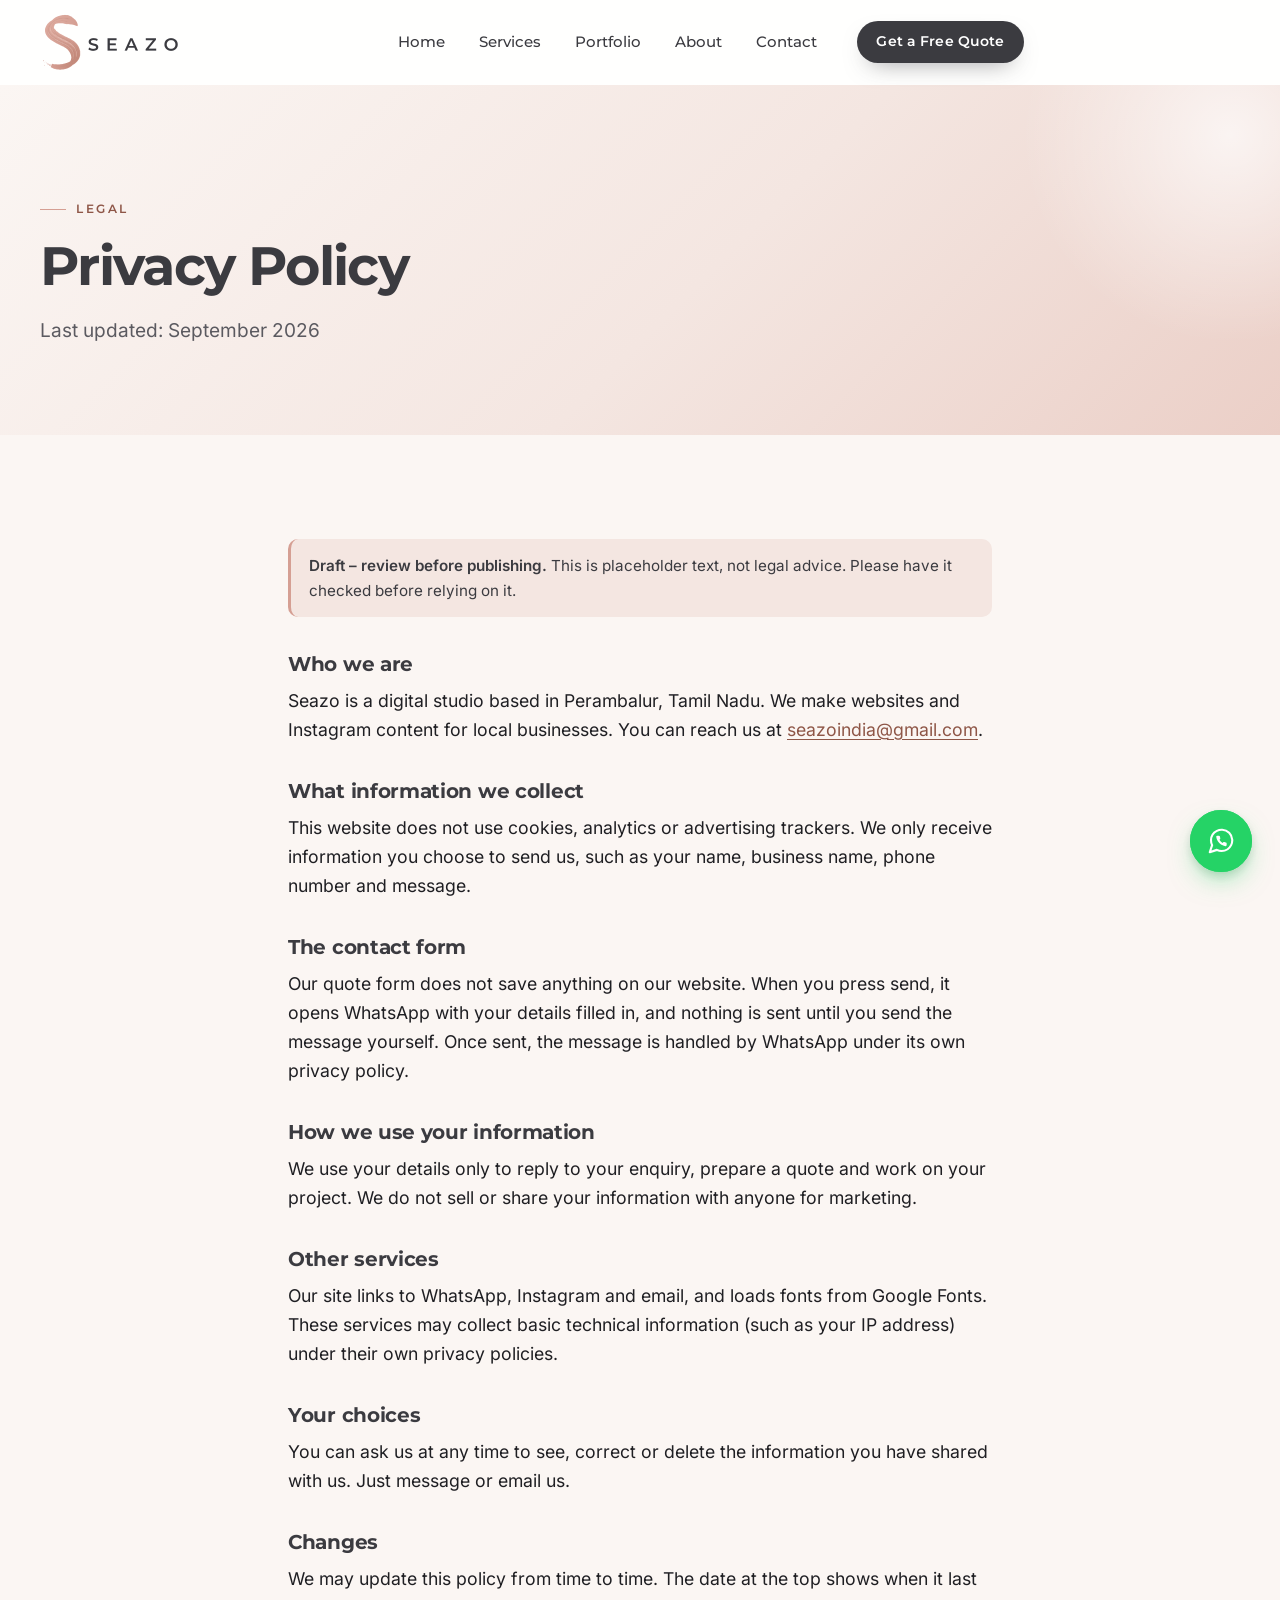
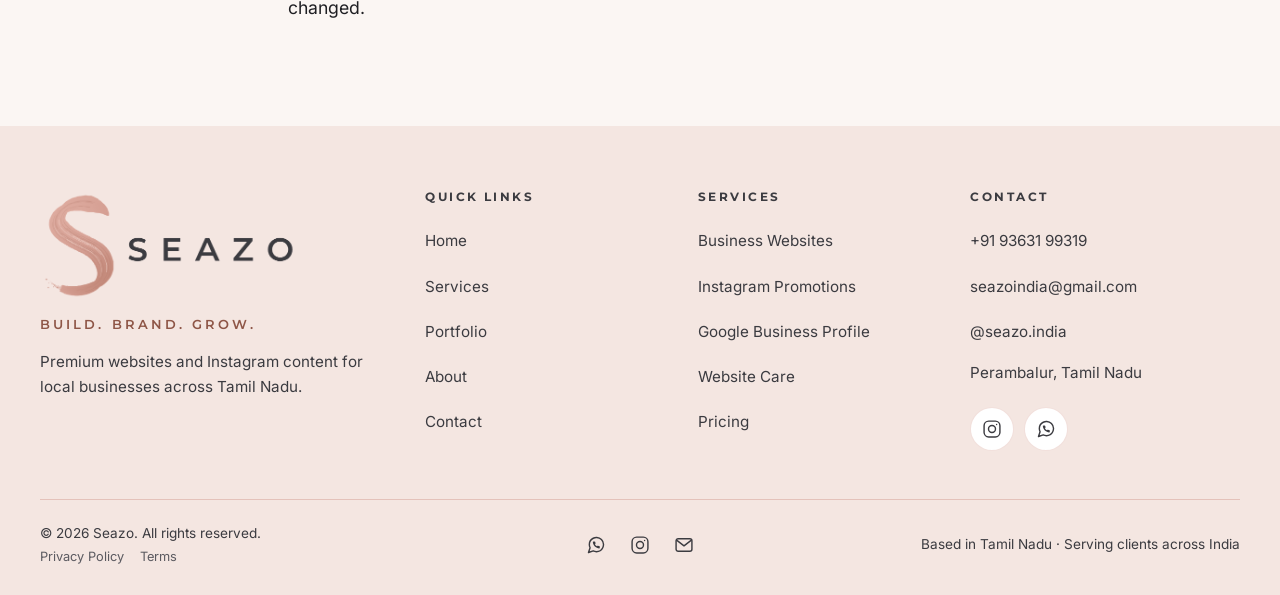
<file: privacy.html>
<!DOCTYPE html>
<html lang="en">
<head>
  <meta charset="UTF-8">
  <meta name="viewport" content="width=device-width, initial-scale=1, viewport-fit=cover">
  <meta name="robots" content="noindex">
  <title>Privacy Policy | Seazo</title>
  <meta name="description" content="How Seazo handles the information you share when you contact us.">
  <meta name="theme-color" content="#FBF6F3">
  <!-- Open Graph (after deploying, change these to full URLs, e.g. https://yourdomain/assets/og-image.png) -->
  <meta property="og:type" content="website">
  <meta property="og:site_name" content="Seazo">
  <meta property="og:title" content="Privacy Policy | Seazo">
  <meta property="og:description" content="How Seazo handles the information you share when you contact us.">
  <meta property="og:image" content="assets/og-image.png">
  <meta property="og:locale" content="en_IN">
  <meta name="twitter:card" content="summary_large_image">
  <link rel="icon" type="image/png" href="assets/favicon.png">
  <link rel="apple-touch-icon" href="assets/favicon.png">
  <link rel="preload" as="font" type="font/woff2" href="assets/fonts/inter-latin.woff2" crossorigin>
  <link rel="preload" as="font" type="font/woff2" href="assets/fonts/montserrat-latin.woff2" crossorigin>
  <link rel="stylesheet" href="styles.css?v=14">
</head>
<body>
  <a class="skip-link" href="#main">Skip to content</a>

  <header class="site-header">
    <div class="container nav">
      <a href="index.html" class="brand" aria-label="Seazo, home">
        <img src="assets/seazo_logo_nav.png" srcset="assets/seazo_logo_nav.png 1x, assets/seazo_logo_nav@2x.png 2x" alt="Seazo" width="284" height="120">
      </a>
      <nav aria-label="Main">
        <div class="nav-menu" id="nav-menu">
          <a href="index.html">Home</a>
          <a href="services.html">Services</a>
          <a href="portfolio.html">Portfolio</a>
          <a href="about.html">About</a>
          <a href="contact.html">Contact</a>
          <a class="btn btn-primary btn-sm" href="contact.html">Get a Free Quote</a>
        </div>
      </nav>
      <div class="nav-actions">
        <a class="icon-btn" data-tel href="tel:+919363199319" aria-label="Call Seazo"><svg viewBox="0 0 24 24" fill="none" stroke="currentColor" stroke-width="1.7" stroke-linecap="round" stroke-linejoin="round" aria-hidden="true" focusable="false"><path d="M22 16.92v3a2 2 0 0 1-2.18 2 19.79 19.79 0 0 1-8.63-3.07 19.5 19.5 0 0 1-6-6 19.79 19.79 0 0 1-3.07-8.67A2 2 0 0 1 4.11 2h3a2 2 0 0 1 2 1.72 12.84 12.84 0 0 0 .7 2.81 2 2 0 0 1-.45 2.11L8.09 9.91a16 16 0 0 0 6 6l1.27-1.27a2 2 0 0 1 2.11-.45 12.84 12.84 0 0 0 2.81.7A2 2 0 0 1 22 16.92z"/></svg></a>
        <button class="icon-btn nav-toggle" type="button" aria-expanded="false" aria-controls="nav-menu" aria-label="Open menu"><svg viewBox="0 0 24 24" fill="none" stroke="currentColor" stroke-width="1.7" stroke-linecap="round" stroke-linejoin="round" aria-hidden="true" focusable="false" class="icon-open"><line x1="4" y1="7" x2="20" y2="7"/><line x1="4" y1="12" x2="20" y2="12"/><line x1="4" y1="17" x2="20" y2="17"/></svg><svg class="icon-close" viewBox="0 0 24 24" fill="none" stroke="currentColor" stroke-width="1.7" stroke-linecap="round" stroke-linejoin="round" aria-hidden="true" focusable="false"><line x1="18" y1="6" x2="6" y2="18"/><line x1="6" y1="6" x2="18" y2="18"/></svg></button>
      </div>
    </div>
  </header>

  <main id="main">
    <section class="page-hero" aria-labelledby="page-title">
      <div class="container">
        <p class="eyebrow">Legal</p>
        <h1 id="page-title">Privacy Policy</h1>
        <p class="lead">Last updated: September 2026</p>
      </div>
    </section>

    <section class="section" aria-label="Privacy Policy">
      <div class="container legal">
        <p class="draft-note"><strong>Draft &ndash; review before publishing.</strong> This is placeholder text, not legal advice. Please have it checked before relying on it.</p>
        <h2>Who we are</h2>
        <p>Seazo is a digital studio based in Perambalur, Tamil Nadu. We make websites and Instagram content for local businesses. You can reach us at <a href="mailto:seazoindia@gmail.com">seazoindia@gmail.com</a>.</p>

        <h2>What information we collect</h2>
        <p>This website does not use cookies, analytics or advertising trackers. We only receive information you choose to send us, such as your name, business name, phone number and message.</p>

        <h2>The contact form</h2>
        <p>Our quote form does not save anything on our website. When you press send, it opens WhatsApp with your details filled in, and nothing is sent until you send the message yourself. Once sent, the message is handled by WhatsApp under its own privacy policy.</p>

        <h2>How we use your information</h2>
        <p>We use your details only to reply to your enquiry, prepare a quote and work on your project. We do not sell or share your information with anyone for marketing.</p>

        <h2>Other services</h2>
        <p>Our site links to WhatsApp, Instagram and email, and loads fonts from Google Fonts. These services may collect basic technical information (such as your IP address) under their own privacy policies.</p>

        <h2>Your choices</h2>
        <p>You can ask us at any time to see, correct or delete the information you have shared with us. Just message or email us.</p>

        <h2>Changes</h2>
        <p>We may update this policy from time to time. The date at the top shows when it last changed.</p>
      </div>
    </section>
  </main>

  <footer class="site-footer">
    <div class="container">
      <div class="footer-grid">
        <div class="footer-brand">
          <img src="assets/seazo_logo_footer.png" alt="Seazo" width="560" height="237" loading="lazy">
          <p class="footer-tagline">Build. Brand. Grow.</p>
          <p>Premium websites and Instagram content for local businesses across Tamil Nadu.</p>
        </div>
        <div>
          <h2>Quick links</h2>
          <ul class="footer-links" role="list">
            <li><a href="index.html">Home</a></li>
            <li><a href="services.html">Services</a></li>
            <li><a href="portfolio.html">Portfolio</a></li>
            <li><a href="about.html">About</a></li>
            <li><a href="contact.html">Contact</a></li>
          </ul>
        </div>
        <div>
          <h2>Services</h2>
          <ul class="footer-links" role="list">
            <li><a href="services.html#websites">Business Websites</a></li>
            <li><a href="services.html#instagram">Instagram Promotions</a></li>
            <li><a href="services.html#google">Google Business Profile</a></li>
            <li><a href="services.html#care">Website Care</a></li>
            <li><a href="services.html#pricing">Pricing</a></li>
          </ul>
        </div>
        <div>
          <h2>Contact</h2>
          <ul class="footer-links" role="list">
            <li><a data-tel href="tel:+919363199319"><span data-phone>+91 93631 99319</span></a></li>
            <li><a data-email href="mailto:seazoindia@gmail.com?subject=Enquiry%20from%20Seazo%20website"><span data-email-text>seazoindia@gmail.com</span></a></li>
            <li><a data-ig href="https://www.instagram.com/seazo.india/" target="_blank" rel="noopener"><span data-ig-handle>@seazo.india</span></a></li>
            <li>Perambalur, Tamil Nadu</li>
          </ul>
          <div class="social">
            <a class="icon-btn" data-ig href="https://www.instagram.com/seazo.india/" target="_blank" rel="noopener" aria-label="Seazo on Instagram"><svg viewBox="0 0 24 24" fill="none" stroke="currentColor" stroke-width="1.7" stroke-linecap="round" stroke-linejoin="round" aria-hidden="true" focusable="false"><rect x="2.5" y="2.5" width="19" height="19" rx="5.5"/><circle cx="12" cy="12" r="4.2"/><line x1="17.5" y1="6.5" x2="17.51" y2="6.5"/></svg></a>
            <a class="icon-btn" data-wa href="https://wa.me/919363199319" target="_blank" rel="noopener" aria-label="Chat with Seazo on WhatsApp"><svg viewBox="0 0 24 24" fill="none" stroke="currentColor" stroke-width="1.7" stroke-linecap="round" stroke-linejoin="round" aria-hidden="true" focusable="false"><path d="M21 11.5a8.38 8.38 0 0 1-.9 3.8 8.5 8.5 0 0 1-7.6 4.7 8.38 8.38 0 0 1-3.8-.9L3 21l1.9-5.7a8.38 8.38 0 0 1-.9-3.8 8.5 8.5 0 0 1 4.7-7.6 8.38 8.38 0 0 1 3.8-.9h.5a8.48 8.48 0 0 1 8 8v.5z"/><path transform="translate(7.3 6.9) scale(.42)" fill="currentColor" stroke="none" d="M22 16.92v3a2 2 0 0 1-2.18 2 19.79 19.79 0 0 1-8.63-3.07 19.5 19.5 0 0 1-6-6 19.79 19.79 0 0 1-3.07-8.67A2 2 0 0 1 4.11 2h3a2 2 0 0 1 2 1.72 12.84 12.84 0 0 0 .7 2.81 2 2 0 0 1-.45 2.11L8.09 9.91a16 16 0 0 0 6 6l1.27-1.27a2 2 0 0 1 2.11-.45 12.84 12.84 0 0 0 2.81.7A2 2 0 0 1 22 16.92z"/></svg></a>
          </div>
        </div>
      </div>
      <div class="footer-bottom">
        <div class="footer-legal">
          <p>&copy; <span data-year>2026</span> Seazo. All rights reserved.</p>
          <p class="footer-legal-links"><a href="privacy.html">Privacy Policy</a><a href="terms.html">Terms</a></p>
        </div>
        <ul class="footer-social" role="list">
          <li><a href="https://wa.me/919363199319" target="_blank" rel="noopener" aria-label="Chat with Seazo on WhatsApp"><svg viewBox="0 0 24 24" fill="none" stroke="currentColor" stroke-width="1.7" stroke-linecap="round" stroke-linejoin="round" aria-hidden="true" focusable="false"><path d="M21 11.5a8.38 8.38 0 0 1-.9 3.8 8.5 8.5 0 0 1-7.6 4.7 8.38 8.38 0 0 1-3.8-.9L3 21l1.9-5.7a8.38 8.38 0 0 1-.9-3.8 8.5 8.5 0 0 1 4.7-7.6 8.38 8.38 0 0 1 3.8-.9h.5a8.48 8.48 0 0 1 8 8v.5z"/><path transform="translate(7.3 6.9) scale(.42)" fill="currentColor" stroke="none" d="M22 16.92v3a2 2 0 0 1-2.18 2 19.79 19.79 0 0 1-8.63-3.07 19.5 19.5 0 0 1-6-6 19.79 19.79 0 0 1-3.07-8.67A2 2 0 0 1 4.11 2h3a2 2 0 0 1 2 1.72 12.84 12.84 0 0 0 .7 2.81 2 2 0 0 1-.45 2.11L8.09 9.91a16 16 0 0 0 6 6l1.27-1.27a2 2 0 0 1 2.11-.45 12.84 12.84 0 0 0 2.81.7A2 2 0 0 1 22 16.92z"/></svg></a></li>
          <li><a href="https://www.instagram.com/seazo.india/" target="_blank" rel="noopener" aria-label="Seazo on Instagram"><svg viewBox="0 0 24 24" fill="none" stroke="currentColor" stroke-width="1.7" stroke-linecap="round" stroke-linejoin="round" aria-hidden="true" focusable="false"><rect x="2.5" y="2.5" width="19" height="19" rx="5.5"/><circle cx="12" cy="12" r="4.2"/><line x1="17.5" y1="6.5" x2="17.51" y2="6.5"/></svg></a></li>
          <li><a href="mailto:seazoindia@gmail.com" aria-label="Email Seazo"><svg viewBox="0 0 24 24" fill="none" stroke="currentColor" stroke-width="1.7" stroke-linecap="round" stroke-linejoin="round" aria-hidden="true" focusable="false"><rect x="2.5" y="4.5" width="19" height="15" rx="2.5"/><path d="m3.5 6.5 8.5 6.5 8.5-6.5"/></svg></a></li>
        </ul>
        <p class="footer-place">Based in Tamil Nadu &middot; Serving clients across India</p>
      </div>
    </div>
  </footer>

  <a class="wa-float" data-wa href="https://wa.me/919363199319" target="_blank" rel="noopener" aria-label="Chat with Seazo on WhatsApp"><svg viewBox="0 0 24 24" fill="none" stroke="currentColor" stroke-width="1.7" stroke-linecap="round" stroke-linejoin="round" aria-hidden="true" focusable="false"><path d="M21 11.5a8.38 8.38 0 0 1-.9 3.8 8.5 8.5 0 0 1-7.6 4.7 8.38 8.38 0 0 1-3.8-.9L3 21l1.9-5.7a8.38 8.38 0 0 1-.9-3.8 8.5 8.5 0 0 1 4.7-7.6 8.38 8.38 0 0 1 3.8-.9h.5a8.48 8.48 0 0 1 8 8v.5z"/><path transform="translate(7.3 6.9) scale(.42)" fill="currentColor" stroke="none" d="M22 16.92v3a2 2 0 0 1-2.18 2 19.79 19.79 0 0 1-8.63-3.07 19.5 19.5 0 0 1-6-6 19.79 19.79 0 0 1-3.07-8.67A2 2 0 0 1 4.11 2h3a2 2 0 0 1 2 1.72 12.84 12.84 0 0 0 .7 2.81 2 2 0 0 1-.45 2.11L8.09 9.91a16 16 0 0 0 6 6l1.27-1.27a2 2 0 0 1 2.11-.45 12.84 12.84 0 0 0 2.81.7A2 2 0 0 1 22 16.92z"/></svg></a>

  <script src="main.js?v=9" defer></script>
</body>
</html>
</file>
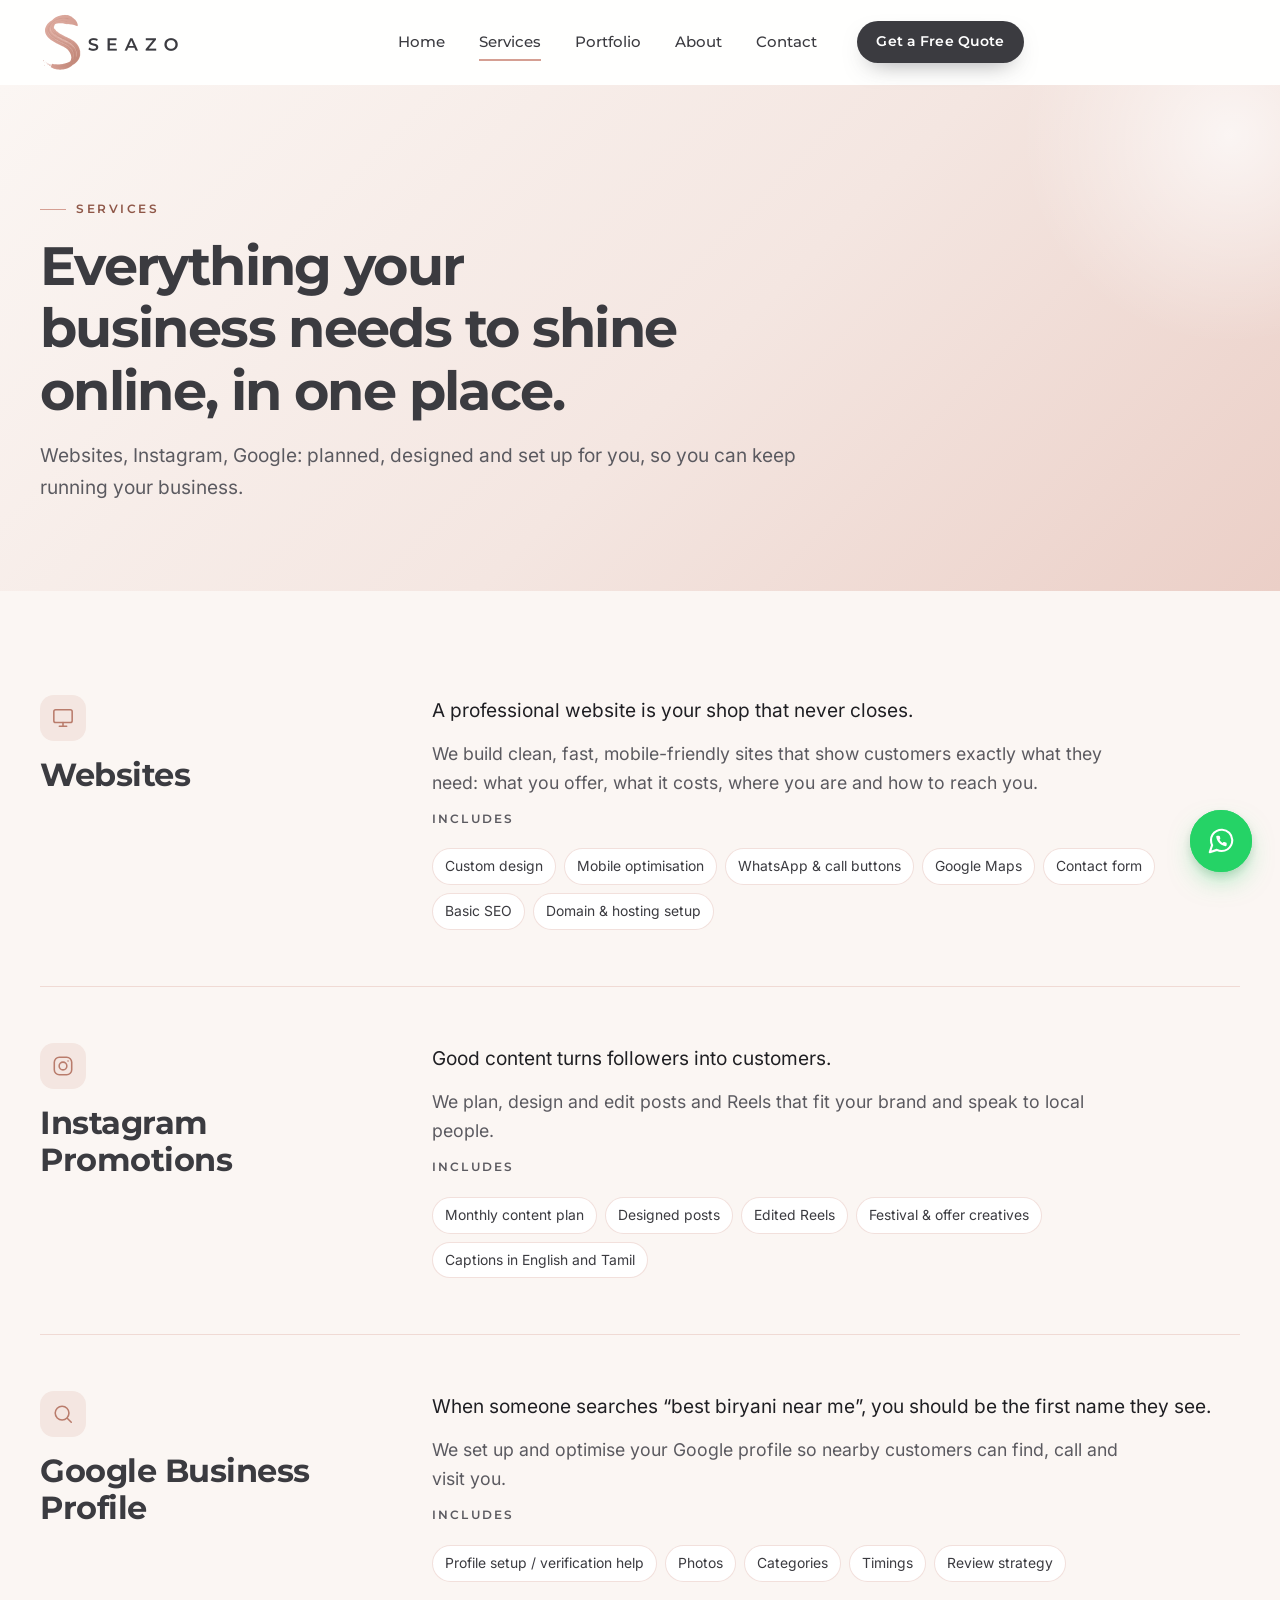
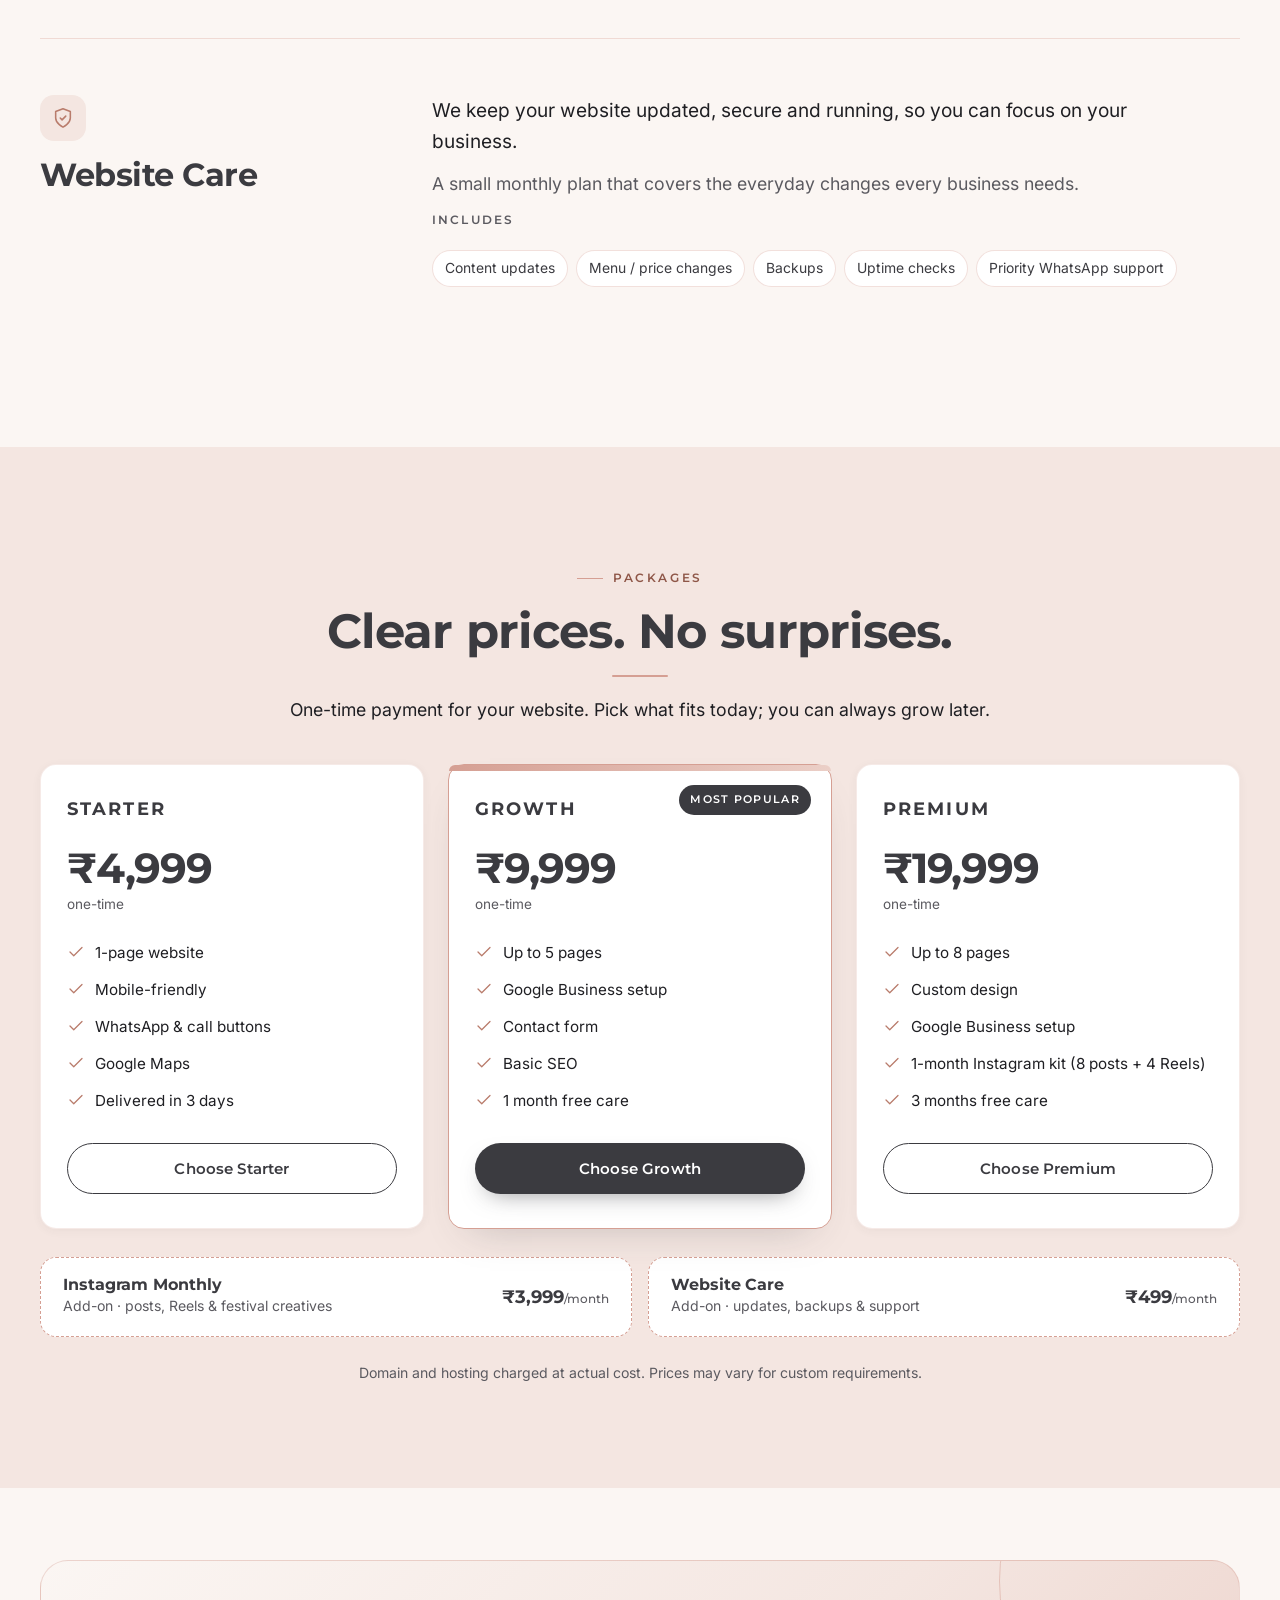
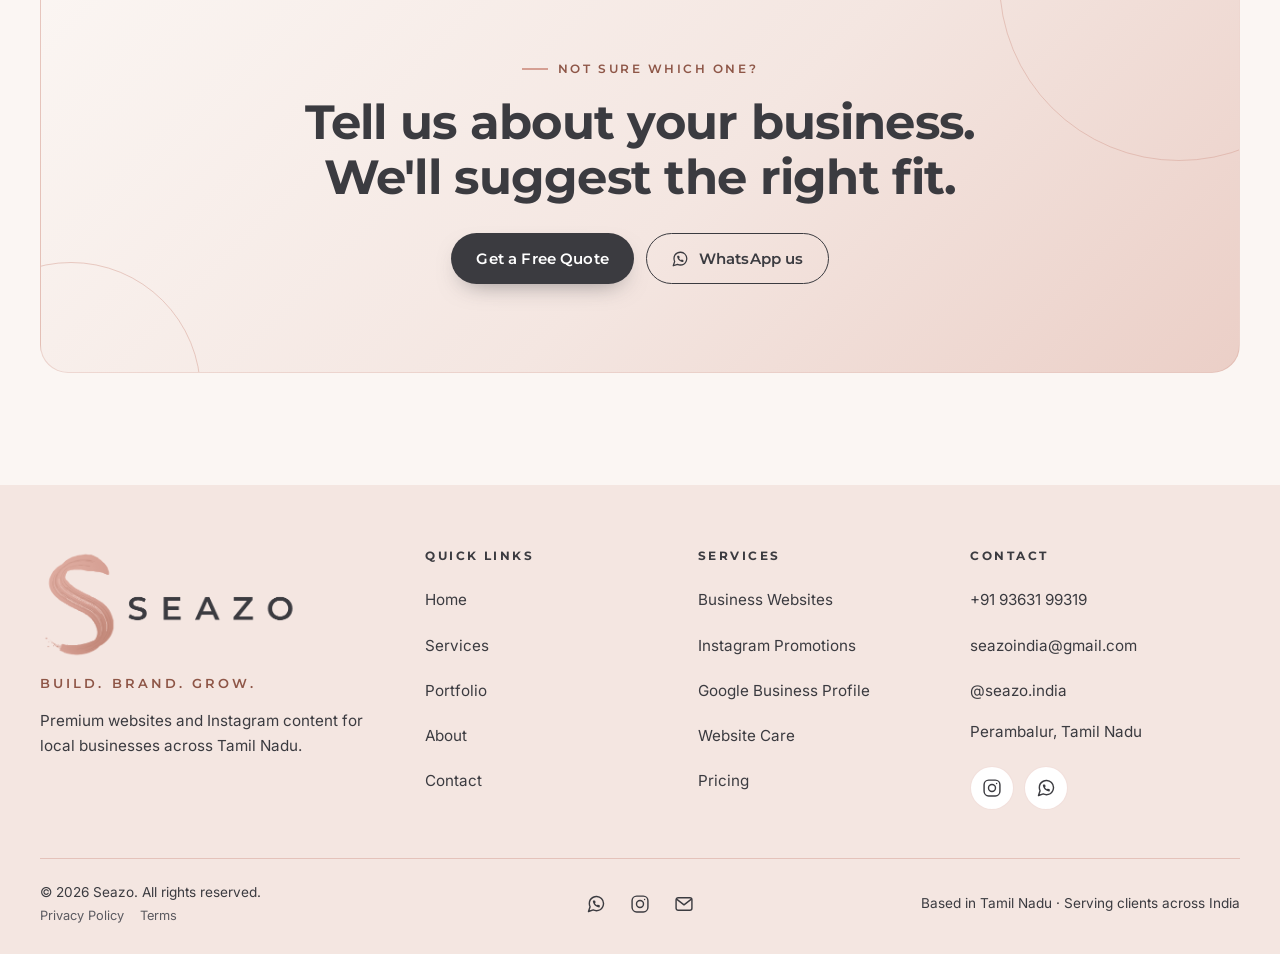
<file: services.html>
<!DOCTYPE html>
<html lang="en">
<head>
  <meta charset="UTF-8">
  <meta name="viewport" content="width=device-width, initial-scale=1, viewport-fit=cover">
  <title>Services & Pricing | Seazo: Websites, Instagram & Google Business</title>
  <meta name="description" content="Business websites from ₹4,999, Instagram promotions, Google Business Profile setup and monthly website care for local businesses in Tamil Nadu. Clear prices, no hidden charges.">
  <meta name="theme-color" content="#FBF6F3">
  <!-- Open Graph (after deploying, change these to full URLs, e.g. https://yourdomain/assets/og-image.png) -->
  <meta property="og:type" content="website">
  <meta property="og:site_name" content="Seazo">
  <meta property="og:title" content="Services & Pricing | Seazo: Websites, Instagram & Google Business">
  <meta property="og:description" content="Business websites from ₹4,999, Instagram promotions, Google Business Profile setup and monthly website care for local businesses in Tamil Nadu. Clear prices, no hidden charges.">
  <meta property="og:image" content="assets/og-image.png">
  <meta property="og:locale" content="en_IN">
  <meta name="twitter:card" content="summary_large_image">
  <link rel="icon" type="image/png" href="assets/favicon.png">
  <link rel="apple-touch-icon" href="assets/favicon.png">
  <link rel="preload" as="font" type="font/woff2" href="assets/fonts/inter-latin.woff2" crossorigin>
  <link rel="preload" as="font" type="font/woff2" href="assets/fonts/montserrat-latin.woff2" crossorigin>
  <link rel="stylesheet" href="styles.css?v=14">
</head>
<body>
  <a class="skip-link" href="#main">Skip to content</a>

  <header class="site-header">
    <div class="container nav">
      <a href="index.html" class="brand" aria-label="Seazo, home">
        <img src="assets/seazo_logo_nav.png" srcset="assets/seazo_logo_nav.png 1x, assets/seazo_logo_nav@2x.png 2x" alt="Seazo" width="284" height="120">
      </a>
      <nav aria-label="Main">
        <div class="nav-menu" id="nav-menu">
          <a href="index.html">Home</a>
          <a href="services.html" aria-current="page">Services</a>
          <a href="portfolio.html">Portfolio</a>
          <a href="about.html">About</a>
          <a href="contact.html">Contact</a>
          <a class="btn btn-primary btn-sm" href="contact.html">Get a Free Quote</a>
        </div>
      </nav>
      <div class="nav-actions">
        <a class="icon-btn" data-tel href="tel:+919363199319" aria-label="Call Seazo"><svg viewBox="0 0 24 24" fill="none" stroke="currentColor" stroke-width="1.7" stroke-linecap="round" stroke-linejoin="round" aria-hidden="true" focusable="false"><path d="M22 16.92v3a2 2 0 0 1-2.18 2 19.79 19.79 0 0 1-8.63-3.07 19.5 19.5 0 0 1-6-6 19.79 19.79 0 0 1-3.07-8.67A2 2 0 0 1 4.11 2h3a2 2 0 0 1 2 1.72 12.84 12.84 0 0 0 .7 2.81 2 2 0 0 1-.45 2.11L8.09 9.91a16 16 0 0 0 6 6l1.27-1.27a2 2 0 0 1 2.11-.45 12.84 12.84 0 0 0 2.81.7A2 2 0 0 1 22 16.92z"/></svg></a>
        <button class="icon-btn nav-toggle" type="button" aria-expanded="false" aria-controls="nav-menu" aria-label="Open menu"><svg viewBox="0 0 24 24" fill="none" stroke="currentColor" stroke-width="1.7" stroke-linecap="round" stroke-linejoin="round" aria-hidden="true" focusable="false" class="icon-open"><line x1="4" y1="7" x2="20" y2="7"/><line x1="4" y1="12" x2="20" y2="12"/><line x1="4" y1="17" x2="20" y2="17"/></svg><svg class="icon-close" viewBox="0 0 24 24" fill="none" stroke="currentColor" stroke-width="1.7" stroke-linecap="round" stroke-linejoin="round" aria-hidden="true" focusable="false"><line x1="18" y1="6" x2="6" y2="18"/><line x1="6" y1="6" x2="18" y2="18"/></svg></button>
      </div>
    </div>
  </header>

  <main id="main">
<section class="page-hero" aria-labelledby="page-title">
      <div class="container">
        <p class="eyebrow reveal">Services</p>
        <h1 id="page-title">Everything your business needs to shine online, in one place.</h1>
        <p class="lead">Websites, Instagram, Google: planned, designed and set up for you, so you can keep running your business.</p>
      </div>
    </section>

    <section class="section" aria-label="Our services">
      <div class="container">
        <article class="service reveal" id="websites">
          <div class="service-title">
            <span class="icon-badge"><svg viewBox="0 0 24 24" fill="none" stroke="currentColor" stroke-width="1.7" stroke-linecap="round" stroke-linejoin="round" aria-hidden="true" focusable="false"><rect x="2" y="3" width="20" height="14" rx="2"/><line x1="8" y1="21" x2="16" y2="21"/><line x1="12" y1="17" x2="12" y2="21"/></svg></span>
            <h2>Websites</h2>
          </div>
          <div>
            <p class="lead">A professional website is your shop that never closes.</p>
            <p>We build clean, fast, mobile-friendly sites that show customers exactly what they need: what you offer, what it costs, where you are and how to reach you.</p>
            <p class="includes-label">Includes</p>
            <ul class="includes">
              <li>Custom design</li><li>Mobile optimisation</li><li>WhatsApp &amp; call buttons</li><li>Google Maps</li><li>Contact form</li><li>Basic SEO</li><li>Domain &amp; hosting setup</li>
            </ul>
          </div>
        </article>

        <article class="service reveal" id="instagram">
          <div class="service-title">
            <span class="icon-badge"><svg viewBox="0 0 24 24" fill="none" stroke="currentColor" stroke-width="1.7" stroke-linecap="round" stroke-linejoin="round" aria-hidden="true" focusable="false"><rect x="2.5" y="2.5" width="19" height="19" rx="5.5"/><circle cx="12" cy="12" r="4.2"/><line x1="17.5" y1="6.5" x2="17.51" y2="6.5"/></svg></span>
            <h2>Instagram Promotions</h2>
          </div>
          <div>
            <p class="lead">Good content turns followers into customers.</p>
            <p>We plan, design and edit posts and Reels that fit your brand and speak to local people.</p>
            <p class="includes-label">Includes</p>
            <ul class="includes">
              <li>Monthly content plan</li><li>Designed posts</li><li>Edited Reels</li><li>Festival &amp; offer creatives</li><li>Captions in English and Tamil</li>
            </ul>
          </div>
        </article>

        <article class="service reveal" id="google">
          <div class="service-title">
            <span class="icon-badge"><svg viewBox="0 0 24 24" fill="none" stroke="currentColor" stroke-width="1.7" stroke-linecap="round" stroke-linejoin="round" aria-hidden="true" focusable="false"><circle cx="11" cy="11" r="7.5"/><line x1="21" y1="21" x2="16.65" y2="16.65"/></svg></span>
            <h2>Google Business Profile</h2>
          </div>
          <div>
            <p class="lead">When someone searches “best biryani near me”, you should be the first name they see.</p>
            <p>We set up and optimise your Google profile so nearby customers can find, call and visit you.</p>
            <p class="includes-label">Includes</p>
            <ul class="includes">
              <li>Profile setup / verification help</li><li>Photos</li><li>Categories</li><li>Timings</li><li>Review strategy</li>
            </ul>
          </div>
        </article>

        <article class="service reveal" id="care">
          <div class="service-title">
            <span class="icon-badge"><svg viewBox="0 0 24 24" fill="none" stroke="currentColor" stroke-width="1.7" stroke-linecap="round" stroke-linejoin="round" aria-hidden="true" focusable="false"><path d="M12 22s8-4 8-10V5l-8-3-8 3v7c0 6 8 10 8 10z"/><polyline points="9 12 11 14 15 10"/></svg></span>
            <h2>Website Care <span class="visually-hidden">(monthly)</span></h2>
          </div>
          <div>
            <p class="lead">We keep your website updated, secure and running, so you can focus on your business.</p>
            <p>A small monthly plan that covers the everyday changes every business needs.</p>
            <p class="includes-label">Includes</p>
            <ul class="includes">
              <li>Content updates</li><li>Menu / price changes</li><li>Backups</li><li>Uptime checks</li><li>Priority WhatsApp support</li>
            </ul>
          </div>
        </article>
      </div>
    </section>

    <!-- ================= PRICING =================
         To change prices, edit the numbers inside class="price" below. -->
    <section class="section section--blush" id="pricing" aria-labelledby="pricing-title">
      <div class="container">
        <div class="section-head center reveal">
          <p class="eyebrow">Packages</p>
          <h2 id="pricing-title">Clear prices. No surprises.</h2>
          <p>One-time payment for your website. Pick what fits today; you can always grow later.</p>
        </div>

        <div class="grid grid-3 pricing">
          <article class="card price-card reveal">
            <h3>Starter</h3>
            <p class="price">₹4,999</p>
            <p class="price-note">one-time</p>
            <ul class="price-list">
              <li><svg viewBox="0 0 24 24" fill="none" stroke="currentColor" stroke-width="1.7" stroke-linecap="round" stroke-linejoin="round" aria-hidden="true" focusable="false"><polyline points="20 6 9 17 4 12"/></svg> 1-page website</li>
              <li><svg viewBox="0 0 24 24" fill="none" stroke="currentColor" stroke-width="1.7" stroke-linecap="round" stroke-linejoin="round" aria-hidden="true" focusable="false"><polyline points="20 6 9 17 4 12"/></svg> Mobile-friendly</li>
              <li><svg viewBox="0 0 24 24" fill="none" stroke="currentColor" stroke-width="1.7" stroke-linecap="round" stroke-linejoin="round" aria-hidden="true" focusable="false"><polyline points="20 6 9 17 4 12"/></svg> WhatsApp &amp; call buttons</li>
              <li><svg viewBox="0 0 24 24" fill="none" stroke="currentColor" stroke-width="1.7" stroke-linecap="round" stroke-linejoin="round" aria-hidden="true" focusable="false"><polyline points="20 6 9 17 4 12"/></svg> Google Maps</li>
              <li><svg viewBox="0 0 24 24" fill="none" stroke="currentColor" stroke-width="1.7" stroke-linecap="round" stroke-linejoin="round" aria-hidden="true" focusable="false"><polyline points="20 6 9 17 4 12"/></svg> Delivered in 3 days</li>
            </ul>
            <a class="btn btn-secondary btn-block" data-wa="Hi Seazo! I'm interested in the Starter website package (₹4,999)." href="https://wa.me/919363199319" target="_blank" rel="noopener">Choose Starter</a>
          </article>

          <article class="card price-card featured reveal reveal-d1">
            <span class="badge">Most Popular</span>
            <h3>Growth</h3>
            <p class="price">₹9,999</p>
            <p class="price-note">one-time</p>
            <ul class="price-list">
              <li><svg viewBox="0 0 24 24" fill="none" stroke="currentColor" stroke-width="1.7" stroke-linecap="round" stroke-linejoin="round" aria-hidden="true" focusable="false"><polyline points="20 6 9 17 4 12"/></svg> Up to 5 pages</li>
              <li><svg viewBox="0 0 24 24" fill="none" stroke="currentColor" stroke-width="1.7" stroke-linecap="round" stroke-linejoin="round" aria-hidden="true" focusable="false"><polyline points="20 6 9 17 4 12"/></svg> Google Business setup</li>
              <li><svg viewBox="0 0 24 24" fill="none" stroke="currentColor" stroke-width="1.7" stroke-linecap="round" stroke-linejoin="round" aria-hidden="true" focusable="false"><polyline points="20 6 9 17 4 12"/></svg> Contact form</li>
              <li><svg viewBox="0 0 24 24" fill="none" stroke="currentColor" stroke-width="1.7" stroke-linecap="round" stroke-linejoin="round" aria-hidden="true" focusable="false"><polyline points="20 6 9 17 4 12"/></svg> Basic SEO</li>
              <li><svg viewBox="0 0 24 24" fill="none" stroke="currentColor" stroke-width="1.7" stroke-linecap="round" stroke-linejoin="round" aria-hidden="true" focusable="false"><polyline points="20 6 9 17 4 12"/></svg> 1 month free care</li>
            </ul>
            <a class="btn btn-primary btn-block" data-wa="Hi Seazo! I'm interested in the Growth website package (₹9,999)." href="https://wa.me/919363199319" target="_blank" rel="noopener">Choose Growth</a>
          </article>

          <article class="card price-card reveal reveal-d2">
            <h3>Premium</h3>
            <p class="price">₹19,999</p>
            <p class="price-note">one-time</p>
            <ul class="price-list">
              <li><svg viewBox="0 0 24 24" fill="none" stroke="currentColor" stroke-width="1.7" stroke-linecap="round" stroke-linejoin="round" aria-hidden="true" focusable="false"><polyline points="20 6 9 17 4 12"/></svg> Up to 8 pages</li>
              <li><svg viewBox="0 0 24 24" fill="none" stroke="currentColor" stroke-width="1.7" stroke-linecap="round" stroke-linejoin="round" aria-hidden="true" focusable="false"><polyline points="20 6 9 17 4 12"/></svg> Custom design</li>
              <li><svg viewBox="0 0 24 24" fill="none" stroke="currentColor" stroke-width="1.7" stroke-linecap="round" stroke-linejoin="round" aria-hidden="true" focusable="false"><polyline points="20 6 9 17 4 12"/></svg> Google Business setup</li>
              <li><svg viewBox="0 0 24 24" fill="none" stroke="currentColor" stroke-width="1.7" stroke-linecap="round" stroke-linejoin="round" aria-hidden="true" focusable="false"><polyline points="20 6 9 17 4 12"/></svg> 1-month Instagram kit (8 posts + 4 Reels)</li>
              <li><svg viewBox="0 0 24 24" fill="none" stroke="currentColor" stroke-width="1.7" stroke-linecap="round" stroke-linejoin="round" aria-hidden="true" focusable="false"><polyline points="20 6 9 17 4 12"/></svg> 3 months free care</li>
            </ul>
            <a class="btn btn-secondary btn-block" data-wa="Hi Seazo! I'm interested in the Premium website package (₹19,999)." href="https://wa.me/919363199319" target="_blank" rel="noopener">Choose Premium</a>
          </article>
        </div>

        <div class="addons">
          <div class="addon reveal">
            <div><h3>Instagram Monthly</h3><p>Add-on · posts, Reels &amp; festival creatives</p></div>
            <strong>₹3,999<small>/month</small></strong>
          </div>
          <div class="addon reveal reveal-d1">
            <div><h3>Website Care</h3><p>Add-on · updates, backups &amp; support</p></div>
            <strong>₹499<small>/month</small></strong>
          </div>
        </div>
        <p class="fine-print">Domain and hosting charged at actual cost. Prices may vary for custom requirements.</p>
      </div>
    </section>

    <section class="cta-band" aria-labelledby="cta-title" style="padding-top:72px">
      <div class="container">
        <div class="cta-box reveal">
          <p class="eyebrow">Not sure which one?</p>
          <h2 id="cta-title">Tell us about your business. We'll suggest the right fit.</h2>
          <div class="btn-row">
            <a class="btn btn-primary" href="contact.html">Get a Free Quote</a>
            <a class="btn btn-secondary" data-wa href="https://wa.me/919363199319" target="_blank" rel="noopener"><svg viewBox="0 0 24 24" fill="none" stroke="currentColor" stroke-width="1.7" stroke-linecap="round" stroke-linejoin="round" aria-hidden="true" focusable="false"><path d="M21 11.5a8.38 8.38 0 0 1-.9 3.8 8.5 8.5 0 0 1-7.6 4.7 8.38 8.38 0 0 1-3.8-.9L3 21l1.9-5.7a8.38 8.38 0 0 1-.9-3.8 8.5 8.5 0 0 1 4.7-7.6 8.38 8.38 0 0 1 3.8-.9h.5a8.48 8.48 0 0 1 8 8v.5z"/><path transform="translate(7.3 6.9) scale(.42)" fill="currentColor" stroke="none" d="M22 16.92v3a2 2 0 0 1-2.18 2 19.79 19.79 0 0 1-8.63-3.07 19.5 19.5 0 0 1-6-6 19.79 19.79 0 0 1-3.07-8.67A2 2 0 0 1 4.11 2h3a2 2 0 0 1 2 1.72 12.84 12.84 0 0 0 .7 2.81 2 2 0 0 1-.45 2.11L8.09 9.91a16 16 0 0 0 6 6l1.27-1.27a2 2 0 0 1 2.11-.45 12.84 12.84 0 0 0 2.81.7A2 2 0 0 1 22 16.92z"/></svg> WhatsApp us</a>
          </div>
        </div>
      </div>
    </section>
  </main>

  <footer class="site-footer">
    <div class="container">
      <div class="footer-grid">
        <div class="footer-brand">
          <img src="assets/seazo_logo_footer.png" alt="Seazo" width="560" height="237" loading="lazy">
          <p class="footer-tagline">Build. Brand. Grow.</p>
          <p>Premium websites and Instagram content for local businesses across Tamil Nadu.</p>
        </div>
        <div>
          <h2>Quick links</h2>
          <ul class="footer-links" role="list">
            <li><a href="index.html">Home</a></li>
            <li><a href="services.html">Services</a></li>
            <li><a href="portfolio.html">Portfolio</a></li>
            <li><a href="about.html">About</a></li>
            <li><a href="contact.html">Contact</a></li>
          </ul>
        </div>
        <div>
          <h2>Services</h2>
          <ul class="footer-links" role="list">
            <li><a href="services.html#websites">Business Websites</a></li>
            <li><a href="services.html#instagram">Instagram Promotions</a></li>
            <li><a href="services.html#google">Google Business Profile</a></li>
            <li><a href="services.html#care">Website Care</a></li>
            <li><a href="services.html#pricing">Pricing</a></li>
          </ul>
        </div>
        <div>
          <h2>Contact</h2>
          <ul class="footer-links" role="list">
            <li><a data-tel href="tel:+919363199319"><span data-phone>+91 93631 99319</span></a></li>
            <li><a data-email href="mailto:seazoindia@gmail.com?subject=Enquiry%20from%20Seazo%20website"><span data-email-text>seazoindia@gmail.com</span></a></li>
            <li><a data-ig href="https://www.instagram.com/seazo.india/" target="_blank" rel="noopener"><span data-ig-handle>@seazo.india</span></a></li>
            <li>Perambalur, Tamil Nadu</li>
          </ul>
          <div class="social">
            <a class="icon-btn" data-ig href="https://www.instagram.com/seazo.india/" target="_blank" rel="noopener" aria-label="Seazo on Instagram"><svg viewBox="0 0 24 24" fill="none" stroke="currentColor" stroke-width="1.7" stroke-linecap="round" stroke-linejoin="round" aria-hidden="true" focusable="false"><rect x="2.5" y="2.5" width="19" height="19" rx="5.5"/><circle cx="12" cy="12" r="4.2"/><line x1="17.5" y1="6.5" x2="17.51" y2="6.5"/></svg></a>
            <a class="icon-btn" data-wa href="https://wa.me/919363199319" target="_blank" rel="noopener" aria-label="Chat with Seazo on WhatsApp"><svg viewBox="0 0 24 24" fill="none" stroke="currentColor" stroke-width="1.7" stroke-linecap="round" stroke-linejoin="round" aria-hidden="true" focusable="false"><path d="M21 11.5a8.38 8.38 0 0 1-.9 3.8 8.5 8.5 0 0 1-7.6 4.7 8.38 8.38 0 0 1-3.8-.9L3 21l1.9-5.7a8.38 8.38 0 0 1-.9-3.8 8.5 8.5 0 0 1 4.7-7.6 8.38 8.38 0 0 1 3.8-.9h.5a8.48 8.48 0 0 1 8 8v.5z"/><path transform="translate(7.3 6.9) scale(.42)" fill="currentColor" stroke="none" d="M22 16.92v3a2 2 0 0 1-2.18 2 19.79 19.79 0 0 1-8.63-3.07 19.5 19.5 0 0 1-6-6 19.79 19.79 0 0 1-3.07-8.67A2 2 0 0 1 4.11 2h3a2 2 0 0 1 2 1.72 12.84 12.84 0 0 0 .7 2.81 2 2 0 0 1-.45 2.11L8.09 9.91a16 16 0 0 0 6 6l1.27-1.27a2 2 0 0 1 2.11-.45 12.84 12.84 0 0 0 2.81.7A2 2 0 0 1 22 16.92z"/></svg></a>
          </div>
        </div>
      </div>
      <div class="footer-bottom">
        <div class="footer-legal">
          <p>&copy; <span data-year>2026</span> Seazo. All rights reserved.</p>
          <p class="footer-legal-links"><a href="privacy.html">Privacy Policy</a><a href="terms.html">Terms</a></p>
        </div>
        <ul class="footer-social" role="list">
          <li><a href="https://wa.me/919363199319" target="_blank" rel="noopener" aria-label="Chat with Seazo on WhatsApp"><svg viewBox="0 0 24 24" fill="none" stroke="currentColor" stroke-width="1.7" stroke-linecap="round" stroke-linejoin="round" aria-hidden="true" focusable="false"><path d="M21 11.5a8.38 8.38 0 0 1-.9 3.8 8.5 8.5 0 0 1-7.6 4.7 8.38 8.38 0 0 1-3.8-.9L3 21l1.9-5.7a8.38 8.38 0 0 1-.9-3.8 8.5 8.5 0 0 1 4.7-7.6 8.38 8.38 0 0 1 3.8-.9h.5a8.48 8.48 0 0 1 8 8v.5z"/><path transform="translate(7.3 6.9) scale(.42)" fill="currentColor" stroke="none" d="M22 16.92v3a2 2 0 0 1-2.18 2 19.79 19.79 0 0 1-8.63-3.07 19.5 19.5 0 0 1-6-6 19.79 19.79 0 0 1-3.07-8.67A2 2 0 0 1 4.11 2h3a2 2 0 0 1 2 1.72 12.84 12.84 0 0 0 .7 2.81 2 2 0 0 1-.45 2.11L8.09 9.91a16 16 0 0 0 6 6l1.27-1.27a2 2 0 0 1 2.11-.45 12.84 12.84 0 0 0 2.81.7A2 2 0 0 1 22 16.92z"/></svg></a></li>
          <li><a href="https://www.instagram.com/seazo.india/" target="_blank" rel="noopener" aria-label="Seazo on Instagram"><svg viewBox="0 0 24 24" fill="none" stroke="currentColor" stroke-width="1.7" stroke-linecap="round" stroke-linejoin="round" aria-hidden="true" focusable="false"><rect x="2.5" y="2.5" width="19" height="19" rx="5.5"/><circle cx="12" cy="12" r="4.2"/><line x1="17.5" y1="6.5" x2="17.51" y2="6.5"/></svg></a></li>
          <li><a href="mailto:seazoindia@gmail.com" aria-label="Email Seazo"><svg viewBox="0 0 24 24" fill="none" stroke="currentColor" stroke-width="1.7" stroke-linecap="round" stroke-linejoin="round" aria-hidden="true" focusable="false"><rect x="2.5" y="4.5" width="19" height="15" rx="2.5"/><path d="m3.5 6.5 8.5 6.5 8.5-6.5"/></svg></a></li>
        </ul>
        <p class="footer-place">Based in Tamil Nadu &middot; Serving clients across India</p>
      </div>
    </div>
  </footer>

  <a class="wa-float" data-wa href="https://wa.me/919363199319" target="_blank" rel="noopener" aria-label="Chat with Seazo on WhatsApp"><svg viewBox="0 0 24 24" fill="none" stroke="currentColor" stroke-width="1.7" stroke-linecap="round" stroke-linejoin="round" aria-hidden="true" focusable="false"><path d="M21 11.5a8.38 8.38 0 0 1-.9 3.8 8.5 8.5 0 0 1-7.6 4.7 8.38 8.38 0 0 1-3.8-.9L3 21l1.9-5.7a8.38 8.38 0 0 1-.9-3.8 8.5 8.5 0 0 1 4.7-7.6 8.38 8.38 0 0 1 3.8-.9h.5a8.48 8.48 0 0 1 8 8v.5z"/><path transform="translate(7.3 6.9) scale(.42)" fill="currentColor" stroke="none" d="M22 16.92v3a2 2 0 0 1-2.18 2 19.79 19.79 0 0 1-8.63-3.07 19.5 19.5 0 0 1-6-6 19.79 19.79 0 0 1-3.07-8.67A2 2 0 0 1 4.11 2h3a2 2 0 0 1 2 1.72 12.84 12.84 0 0 0 .7 2.81 2 2 0 0 1-.45 2.11L8.09 9.91a16 16 0 0 0 6 6l1.27-1.27a2 2 0 0 1 2.11-.45 12.84 12.84 0 0 0 2.81.7A2 2 0 0 1 22 16.92z"/></svg></a>

  <script src="main.js?v=9" defer></script>
</body>
</html>
</file>
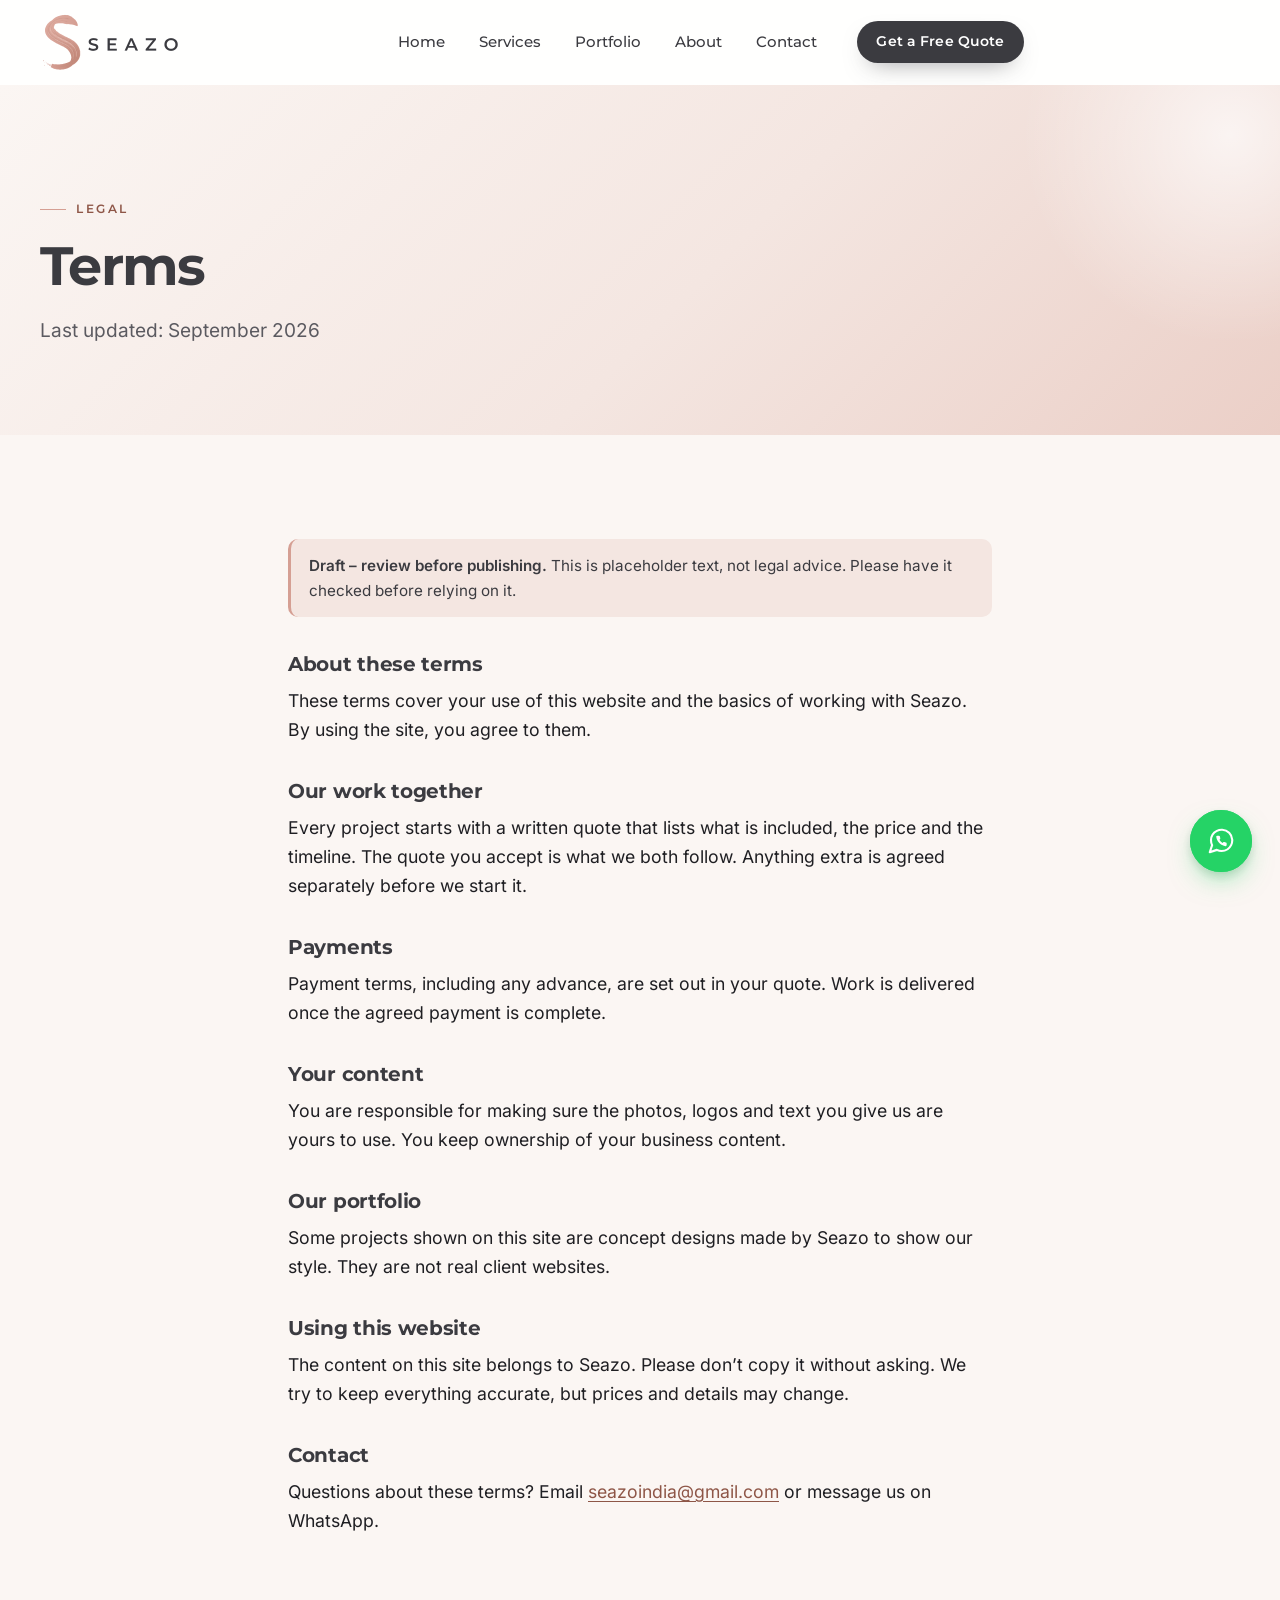
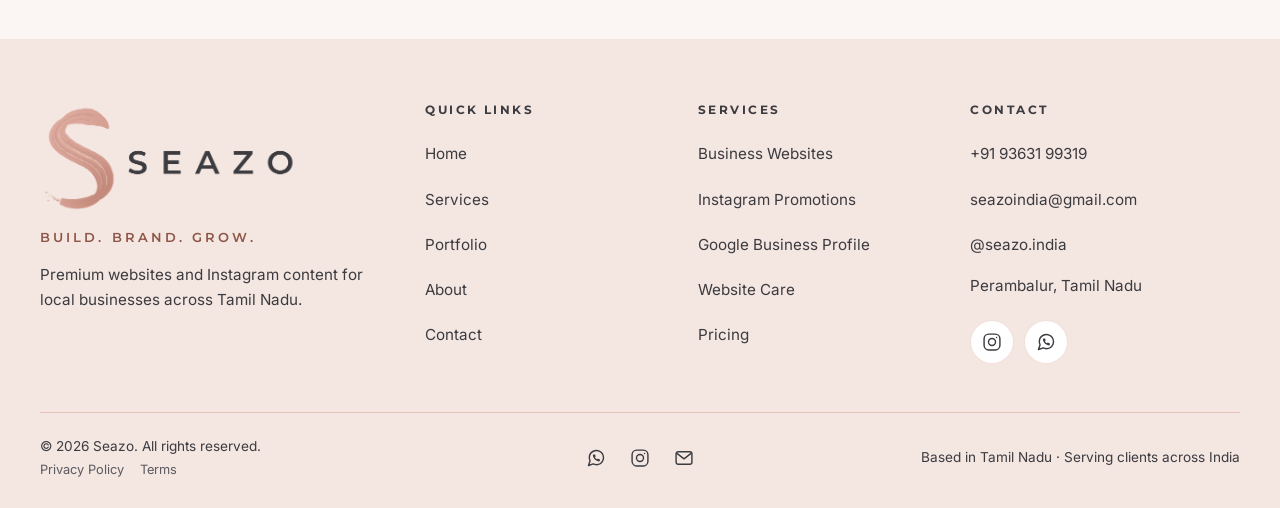
<file: terms.html>
<!DOCTYPE html>
<html lang="en">
<head>
  <meta charset="UTF-8">
  <meta name="viewport" content="width=device-width, initial-scale=1, viewport-fit=cover">
  <meta name="robots" content="noindex">
  <title>Terms | Seazo</title>
  <meta name="description" content="The basic terms for using the Seazo website and working with Seazo.">
  <meta name="theme-color" content="#FBF6F3">
  <!-- Open Graph (after deploying, change these to full URLs, e.g. https://yourdomain/assets/og-image.png) -->
  <meta property="og:type" content="website">
  <meta property="og:site_name" content="Seazo">
  <meta property="og:title" content="Terms | Seazo">
  <meta property="og:description" content="The basic terms for using the Seazo website and working with Seazo.">
  <meta property="og:image" content="assets/og-image.png">
  <meta property="og:locale" content="en_IN">
  <meta name="twitter:card" content="summary_large_image">
  <link rel="icon" type="image/png" href="assets/favicon.png">
  <link rel="apple-touch-icon" href="assets/favicon.png">
  <link rel="preload" as="font" type="font/woff2" href="assets/fonts/inter-latin.woff2" crossorigin>
  <link rel="preload" as="font" type="font/woff2" href="assets/fonts/montserrat-latin.woff2" crossorigin>
  <link rel="stylesheet" href="styles.css?v=14">
</head>
<body>
  <a class="skip-link" href="#main">Skip to content</a>

  <header class="site-header">
    <div class="container nav">
      <a href="index.html" class="brand" aria-label="Seazo, home">
        <img src="assets/seazo_logo_nav.png" srcset="assets/seazo_logo_nav.png 1x, assets/seazo_logo_nav@2x.png 2x" alt="Seazo" width="284" height="120">
      </a>
      <nav aria-label="Main">
        <div class="nav-menu" id="nav-menu">
          <a href="index.html">Home</a>
          <a href="services.html">Services</a>
          <a href="portfolio.html">Portfolio</a>
          <a href="about.html">About</a>
          <a href="contact.html">Contact</a>
          <a class="btn btn-primary btn-sm" href="contact.html">Get a Free Quote</a>
        </div>
      </nav>
      <div class="nav-actions">
        <a class="icon-btn" data-tel href="tel:+919363199319" aria-label="Call Seazo"><svg viewBox="0 0 24 24" fill="none" stroke="currentColor" stroke-width="1.7" stroke-linecap="round" stroke-linejoin="round" aria-hidden="true" focusable="false"><path d="M22 16.92v3a2 2 0 0 1-2.18 2 19.79 19.79 0 0 1-8.63-3.07 19.5 19.5 0 0 1-6-6 19.79 19.79 0 0 1-3.07-8.67A2 2 0 0 1 4.11 2h3a2 2 0 0 1 2 1.72 12.84 12.84 0 0 0 .7 2.81 2 2 0 0 1-.45 2.11L8.09 9.91a16 16 0 0 0 6 6l1.27-1.27a2 2 0 0 1 2.11-.45 12.84 12.84 0 0 0 2.81.7A2 2 0 0 1 22 16.92z"/></svg></a>
        <button class="icon-btn nav-toggle" type="button" aria-expanded="false" aria-controls="nav-menu" aria-label="Open menu"><svg viewBox="0 0 24 24" fill="none" stroke="currentColor" stroke-width="1.7" stroke-linecap="round" stroke-linejoin="round" aria-hidden="true" focusable="false" class="icon-open"><line x1="4" y1="7" x2="20" y2="7"/><line x1="4" y1="12" x2="20" y2="12"/><line x1="4" y1="17" x2="20" y2="17"/></svg><svg class="icon-close" viewBox="0 0 24 24" fill="none" stroke="currentColor" stroke-width="1.7" stroke-linecap="round" stroke-linejoin="round" aria-hidden="true" focusable="false"><line x1="18" y1="6" x2="6" y2="18"/><line x1="6" y1="6" x2="18" y2="18"/></svg></button>
      </div>
    </div>
  </header>

  <main id="main">
    <section class="page-hero" aria-labelledby="page-title">
      <div class="container">
        <p class="eyebrow">Legal</p>
        <h1 id="page-title">Terms</h1>
        <p class="lead">Last updated: September 2026</p>
      </div>
    </section>

    <section class="section" aria-label="Terms">
      <div class="container legal">
        <p class="draft-note"><strong>Draft &ndash; review before publishing.</strong> This is placeholder text, not legal advice. Please have it checked before relying on it.</p>
        <h2>About these terms</h2>
        <p>These terms cover your use of this website and the basics of working with Seazo. By using the site, you agree to them.</p>

        <h2>Our work together</h2>
        <p>Every project starts with a written quote that lists what is included, the price and the timeline. The quote you accept is what we both follow. Anything extra is agreed separately before we start it.</p>

        <h2>Payments</h2>
        <p>Payment terms, including any advance, are set out in your quote. Work is delivered once the agreed payment is complete.</p>

        <h2>Your content</h2>
        <p>You are responsible for making sure the photos, logos and text you give us are yours to use. You keep ownership of your business content.</p>

        <h2>Our portfolio</h2>
        <p>Some projects shown on this site are concept designs made by Seazo to show our style. They are not real client websites.</p>

        <h2>Using this website</h2>
        <p>The content on this site belongs to Seazo. Please don&rsquo;t copy it without asking. We try to keep everything accurate, but prices and details may change.</p>

        <h2>Contact</h2>
        <p>Questions about these terms? Email <a href="mailto:seazoindia@gmail.com">seazoindia@gmail.com</a> or message us on WhatsApp.</p>
      </div>
    </section>
  </main>

  <footer class="site-footer">
    <div class="container">
      <div class="footer-grid">
        <div class="footer-brand">
          <img src="assets/seazo_logo_footer.png" alt="Seazo" width="560" height="237" loading="lazy">
          <p class="footer-tagline">Build. Brand. Grow.</p>
          <p>Premium websites and Instagram content for local businesses across Tamil Nadu.</p>
        </div>
        <div>
          <h2>Quick links</h2>
          <ul class="footer-links" role="list">
            <li><a href="index.html">Home</a></li>
            <li><a href="services.html">Services</a></li>
            <li><a href="portfolio.html">Portfolio</a></li>
            <li><a href="about.html">About</a></li>
            <li><a href="contact.html">Contact</a></li>
          </ul>
        </div>
        <div>
          <h2>Services</h2>
          <ul class="footer-links" role="list">
            <li><a href="services.html#websites">Business Websites</a></li>
            <li><a href="services.html#instagram">Instagram Promotions</a></li>
            <li><a href="services.html#google">Google Business Profile</a></li>
            <li><a href="services.html#care">Website Care</a></li>
            <li><a href="services.html#pricing">Pricing</a></li>
          </ul>
        </div>
        <div>
          <h2>Contact</h2>
          <ul class="footer-links" role="list">
            <li><a data-tel href="tel:+919363199319"><span data-phone>+91 93631 99319</span></a></li>
            <li><a data-email href="mailto:seazoindia@gmail.com?subject=Enquiry%20from%20Seazo%20website"><span data-email-text>seazoindia@gmail.com</span></a></li>
            <li><a data-ig href="https://www.instagram.com/seazo.india/" target="_blank" rel="noopener"><span data-ig-handle>@seazo.india</span></a></li>
            <li>Perambalur, Tamil Nadu</li>
          </ul>
          <div class="social">
            <a class="icon-btn" data-ig href="https://www.instagram.com/seazo.india/" target="_blank" rel="noopener" aria-label="Seazo on Instagram"><svg viewBox="0 0 24 24" fill="none" stroke="currentColor" stroke-width="1.7" stroke-linecap="round" stroke-linejoin="round" aria-hidden="true" focusable="false"><rect x="2.5" y="2.5" width="19" height="19" rx="5.5"/><circle cx="12" cy="12" r="4.2"/><line x1="17.5" y1="6.5" x2="17.51" y2="6.5"/></svg></a>
            <a class="icon-btn" data-wa href="https://wa.me/919363199319" target="_blank" rel="noopener" aria-label="Chat with Seazo on WhatsApp"><svg viewBox="0 0 24 24" fill="none" stroke="currentColor" stroke-width="1.7" stroke-linecap="round" stroke-linejoin="round" aria-hidden="true" focusable="false"><path d="M21 11.5a8.38 8.38 0 0 1-.9 3.8 8.5 8.5 0 0 1-7.6 4.7 8.38 8.38 0 0 1-3.8-.9L3 21l1.9-5.7a8.38 8.38 0 0 1-.9-3.8 8.5 8.5 0 0 1 4.7-7.6 8.38 8.38 0 0 1 3.8-.9h.5a8.48 8.48 0 0 1 8 8v.5z"/><path transform="translate(7.3 6.9) scale(.42)" fill="currentColor" stroke="none" d="M22 16.92v3a2 2 0 0 1-2.18 2 19.79 19.79 0 0 1-8.63-3.07 19.5 19.5 0 0 1-6-6 19.79 19.79 0 0 1-3.07-8.67A2 2 0 0 1 4.11 2h3a2 2 0 0 1 2 1.72 12.84 12.84 0 0 0 .7 2.81 2 2 0 0 1-.45 2.11L8.09 9.91a16 16 0 0 0 6 6l1.27-1.27a2 2 0 0 1 2.11-.45 12.84 12.84 0 0 0 2.81.7A2 2 0 0 1 22 16.92z"/></svg></a>
          </div>
        </div>
      </div>
      <div class="footer-bottom">
        <div class="footer-legal">
          <p>&copy; <span data-year>2026</span> Seazo. All rights reserved.</p>
          <p class="footer-legal-links"><a href="privacy.html">Privacy Policy</a><a href="terms.html">Terms</a></p>
        </div>
        <ul class="footer-social" role="list">
          <li><a href="https://wa.me/919363199319" target="_blank" rel="noopener" aria-label="Chat with Seazo on WhatsApp"><svg viewBox="0 0 24 24" fill="none" stroke="currentColor" stroke-width="1.7" stroke-linecap="round" stroke-linejoin="round" aria-hidden="true" focusable="false"><path d="M21 11.5a8.38 8.38 0 0 1-.9 3.8 8.5 8.5 0 0 1-7.6 4.7 8.38 8.38 0 0 1-3.8-.9L3 21l1.9-5.7a8.38 8.38 0 0 1-.9-3.8 8.5 8.5 0 0 1 4.7-7.6 8.38 8.38 0 0 1 3.8-.9h.5a8.48 8.48 0 0 1 8 8v.5z"/><path transform="translate(7.3 6.9) scale(.42)" fill="currentColor" stroke="none" d="M22 16.92v3a2 2 0 0 1-2.18 2 19.79 19.79 0 0 1-8.63-3.07 19.5 19.5 0 0 1-6-6 19.79 19.79 0 0 1-3.07-8.67A2 2 0 0 1 4.11 2h3a2 2 0 0 1 2 1.72 12.84 12.84 0 0 0 .7 2.81 2 2 0 0 1-.45 2.11L8.09 9.91a16 16 0 0 0 6 6l1.27-1.27a2 2 0 0 1 2.11-.45 12.84 12.84 0 0 0 2.81.7A2 2 0 0 1 22 16.92z"/></svg></a></li>
          <li><a href="https://www.instagram.com/seazo.india/" target="_blank" rel="noopener" aria-label="Seazo on Instagram"><svg viewBox="0 0 24 24" fill="none" stroke="currentColor" stroke-width="1.7" stroke-linecap="round" stroke-linejoin="round" aria-hidden="true" focusable="false"><rect x="2.5" y="2.5" width="19" height="19" rx="5.5"/><circle cx="12" cy="12" r="4.2"/><line x1="17.5" y1="6.5" x2="17.51" y2="6.5"/></svg></a></li>
          <li><a href="mailto:seazoindia@gmail.com" aria-label="Email Seazo"><svg viewBox="0 0 24 24" fill="none" stroke="currentColor" stroke-width="1.7" stroke-linecap="round" stroke-linejoin="round" aria-hidden="true" focusable="false"><rect x="2.5" y="4.5" width="19" height="15" rx="2.5"/><path d="m3.5 6.5 8.5 6.5 8.5-6.5"/></svg></a></li>
        </ul>
        <p class="footer-place">Based in Tamil Nadu &middot; Serving clients across India</p>
      </div>
    </div>
  </footer>

  <a class="wa-float" data-wa href="https://wa.me/919363199319" target="_blank" rel="noopener" aria-label="Chat with Seazo on WhatsApp"><svg viewBox="0 0 24 24" fill="none" stroke="currentColor" stroke-width="1.7" stroke-linecap="round" stroke-linejoin="round" aria-hidden="true" focusable="false"><path d="M21 11.5a8.38 8.38 0 0 1-.9 3.8 8.5 8.5 0 0 1-7.6 4.7 8.38 8.38 0 0 1-3.8-.9L3 21l1.9-5.7a8.38 8.38 0 0 1-.9-3.8 8.5 8.5 0 0 1 4.7-7.6 8.38 8.38 0 0 1 3.8-.9h.5a8.48 8.48 0 0 1 8 8v.5z"/><path transform="translate(7.3 6.9) scale(.42)" fill="currentColor" stroke="none" d="M22 16.92v3a2 2 0 0 1-2.18 2 19.79 19.79 0 0 1-8.63-3.07 19.5 19.5 0 0 1-6-6 19.79 19.79 0 0 1-3.07-8.67A2 2 0 0 1 4.11 2h3a2 2 0 0 1 2 1.72 12.84 12.84 0 0 0 .7 2.81 2 2 0 0 1-.45 2.11L8.09 9.91a16 16 0 0 0 6 6l1.27-1.27a2 2 0 0 1 2.11-.45 12.84 12.84 0 0 0 2.81.7A2 2 0 0 1 22 16.92z"/></svg></a>

  <script src="main.js?v=9" defer></script>
</body>
</html>
</file>
<file: styles.css>
/* ==========================================================
   SEAZO — shared styles
   Mobile-first. All brand colours live in :root below.
   ========================================================== */

:root {
  /* Brand palette */
  --rose: #D59F93;        /* accent: underlines, icons, borders */
  --rose-deep: #B97C6C;   /* hover states */
  --rose-text: #8E5647;   /* small accent TEXT (darker for accessible contrast) */
  --charcoal: #3B3B40;    /* headings, primary buttons */
  --ink: #1F1F23;         /* body text */
  --muted: #5B5A60;       /* secondary text */
  --cream: #FBF6F3;       /* page background */
  --blush: #F4E6E1;       /* alt sections, cards */
  --blush-deep: #EBCFC7;
  --white: #FFFFFF;
  --wa-green: #25D366;
  --gradient: linear-gradient(135deg, #FBF6F3 0%, #F4E6E1 55%, #EBCFC7 100%);

  /* Shape & depth */
  --radius: 16px;
  --radius-sm: 10px;
  --shadow-sm: 0 2px 10px rgba(59, 59, 64, 0.05);
  --shadow: 0 18px 40px -22px rgba(59, 59, 64, 0.28);
  --shadow-lg: 0 30px 60px -30px rgba(59, 59, 64, 0.35);
  --line: rgba(213, 159, 147, 0.32);

  /* Type (the "Fallback" faces are sized to match, so text doesn't jump when web fonts load) */
  --font-head: "Montserrat", "Montserrat Fallback", sans-serif;
  --font-body: "Inter", "Inter Fallback", sans-serif;

  --header-h: 68px;
  --ease: cubic-bezier(0.22, 0.61, 0.36, 1);

  /* Layout scale (grows at the breakpoints below).
     Breakpoints: 480 · 768 · 1024 · 1280 · 1600 · 1920 · 2560 */
  --container: 1200px;
  --gutter: 16px;
  --section-y: 72px;
}
@media (min-width: 768px)  { :root { --gutter: 24px; --section-y: 88px; } }
@media (min-width: 1024px) { :root { --gutter: 32px; --section-y: 104px; --header-h: 84px; } }
@media (min-width: 1600px) { :root { --container: 1320px; } }
/* Large monitors and TVs: slightly bigger base size so everything (text, spacing, radii in rem) scales up */
@media (min-width: 1920px) { :root { --container: 1440px; --gutter: 40px; --section-y: 128px; --header-h: 96px; } html { font-size: 106.25%; } }
@media (min-width: 2560px) { :root { --container: 1680px; --gutter: 48px; --section-y: 160px; --header-h: 112px; } html { font-size: 125%; } }

/* Self-hosted web fonts (variable woff2 from Google Fonts, in assets/fonts). Same-origin files load
   much faster on mobile than fonts.googleapis.com. "latin-ext" is only downloaded when needed (e.g. ₹). */
@font-face {
  font-family: "Inter"; font-style: normal; font-weight: 400 600; font-display: swap;
  src: url("assets/fonts/inter-latin.woff2") format("woff2");
  unicode-range: U+0000-00FF, U+0131, U+0152-0153, U+02BB-02BC, U+02C6, U+02DA, U+02DC, U+0304, U+0308, U+0329, U+2000-206F, U+20AC, U+2122, U+2191, U+2193, U+2212, U+2215, U+FEFF, U+FFFD;
}
@font-face {
  font-family: "Inter"; font-style: normal; font-weight: 400 600; font-display: swap;
  src: url("assets/fonts/inter-latin-ext.woff2") format("woff2");
  unicode-range: U+0100-02BA, U+02BD-02C5, U+02C7-02CC, U+02CE-02D7, U+02DD-02FF, U+0304, U+0308, U+0329, U+1D00-1DBF, U+1E00-1E9F, U+1EF2-1EFF, U+2020, U+20A0-20AB, U+20AD-20C0, U+2113, U+2C60-2C7F, U+A720-A7FF;
}
@font-face {
  font-family: "Montserrat"; font-style: normal; font-weight: 500 700; font-display: swap;
  src: url("assets/fonts/montserrat-latin.woff2") format("woff2");
  unicode-range: U+0000-00FF, U+0131, U+0152-0153, U+02BB-02BC, U+02C6, U+02DA, U+02DC, U+0304, U+0308, U+0329, U+2000-206F, U+20AC, U+2122, U+2191, U+2193, U+2212, U+2215, U+FEFF, U+FFFD;
}
@font-face {
  font-family: "Montserrat"; font-style: normal; font-weight: 500 700; font-display: swap;
  src: url("assets/fonts/montserrat-latin-ext.woff2") format("woff2");
  unicode-range: U+0100-02BA, U+02BD-02C5, U+02C7-02CC, U+02CE-02D7, U+02DD-02FF, U+0304, U+0308, U+0329, U+1D00-1DBF, U+1E00-1E9F, U+1EF2-1EFF, U+2020, U+20A0-20AB, U+20AD-20C0, U+2113, U+2C60-2C7F, U+A720-A7FF;
}

@font-face {
  font-family: "Montserrat Fallback"; src: local("Arial");
  ascent-override: 84.95%; descent-override: 22.03%; line-gap-override: 0%; size-adjust: 113.39%;
}
@font-face {
  font-family: "Inter Fallback"; src: local("Arial");
  ascent-override: 90.44%; descent-override: 22.52%; line-gap-override: 0%; size-adjust: 107.12%;
}

/* ---------- Reset ---------- */
*, *::before, *::after { box-sizing: border-box; }
* { margin: 0; }
html { -webkit-text-size-adjust: 100%; scroll-behavior: smooth; }
[id] { scroll-margin-top: calc(var(--header-h) + 16px); }
body {
  font-family: var(--font-body);
  font-size: clamp(1rem, 0.25vw + 0.9rem, 1.2rem);
  line-height: 1.65;
  color: var(--ink);
  background: var(--cream);
  -webkit-font-smoothing: antialiased;
  overflow-x: hidden;
}
img, svg { display: block; max-width: 100%; }
img { height: auto; }
a { color: inherit; text-decoration: none; }
button, input, select, textarea { font: inherit; color: inherit; }
button { cursor: pointer; background: none; border: 0; }
ul[role="list"], ol[role="list"] { list-style: none; padding: 0; }

:focus-visible { outline: 2px solid var(--rose-deep); outline-offset: 3px; border-radius: 6px; }

.skip-link {
  position: absolute; left: 12px; top: -60px; z-index: 200;
  background: var(--charcoal); color: var(--white);
  padding: 10px 16px; border-radius: 8px; transition: top .2s;
}
.skip-link:focus { top: 12px; }

.visually-hidden {
  position: absolute !important; width: 1px; height: 1px; overflow: hidden;
  clip: rect(0 0 0 0); white-space: nowrap;
}

/* ---------- Typography ---------- */
h1, h2, h3, h4 {
  font-family: var(--font-head);
  color: var(--charcoal);
  line-height: 1.15;
  letter-spacing: -0.015em;
  font-weight: 700;
}
h1 { font-size: clamp(2rem, 4vw + 1rem, 4.5rem); letter-spacing: -0.03em; }
h2 { font-size: clamp(1.6rem, 2.5vw + 1rem, 3rem); }
h3 { font-size: 1.2rem; letter-spacing: -0.005em; }
p { max-width: 65ch; }

.eyebrow {
  display: inline-flex; align-items: center; gap: 10px;
  font-family: var(--font-head);
  font-size: .72rem; font-weight: 600;
  letter-spacing: .22em; text-transform: uppercase;
  color: var(--rose-text);
  margin-bottom: 16px;
}
.eyebrow::before { content: ""; width: 26px; height: 1.5px; background: var(--rose); }

.lead { font-size: 1.08em; color: var(--muted); }

/* Section heading with the thin rose underline */
.section-head { margin-bottom: 40px; }
.section-head h2 { position: relative; padding-bottom: 18px; }
.section-head h2::after {
  content: ""; position: absolute; left: 0; bottom: 0;
  width: 56px; height: 2px; border-radius: 2px; background: var(--rose);
}
.section-head.center { text-align: center; }
.section-head.center h2::after { left: 50%; transform: translateX(-50%); }
.section-head.center p { margin-inline: auto; }
.section-head p { margin-top: 18px; }

/* ---------- Layout ---------- */
.container {
  width: 100%; margin-inline: auto;
  max-width: calc(var(--container) + 2 * var(--gutter));
  /* safe-area insets keep content clear of the notch on landscape iPhones */
  padding-inline: max(var(--gutter), env(safe-area-inset-left)) max(var(--gutter), env(safe-area-inset-right));
}
.section { padding-block: var(--section-y); }
.section--blush { background: var(--blush); }
.section--white { background: var(--white); }

/* Cards: 1 column on phones, 2 on tablets, 3 (or 4) from laptops */
.grid { display: grid; gap: 20px; }
@media (min-width: 768px) {
  .grid { gap: 24px; }
  .grid-2, .grid-3, .grid-4 { grid-template-columns: repeat(2, 1fr); }
}
@media (min-width: 768px) and (max-width: 1023px) {
  /* tablets: an odd last card spans the full row instead of sitting alone */
  .grid-3 > .card:last-child:nth-child(odd) { grid-column: 1 / -1; }
  div.why-visual { aspect-ratio: 16 / 7; }
}
@media (min-width: 1024px) {
  .grid-3 { grid-template-columns: repeat(3, 1fr); }
  .grid-4 { grid-template-columns: repeat(4, 1fr); }
}
@media (min-width: 1920px) { .grid { gap: 32px; } }

/* ---------- Buttons ---------- */
.btn {
  display: inline-flex; align-items: center; justify-content: center; gap: 10px;
  min-height: 50px; padding: 12px 24px;
  border-radius: 999px;
  font-family: var(--font-head); font-weight: 600; font-size: .95rem; letter-spacing: .01em;
  border: 1.5px solid transparent;
  transition: background-color .25s var(--ease), color .25s var(--ease), border-color .25s var(--ease), transform .25s var(--ease), box-shadow .25s var(--ease);
  white-space: nowrap;
}
.btn svg { width: 18px; height: 18px; flex-shrink: 0; }
.btn:hover { transform: translateY(-2px); }
.btn-primary { background: var(--charcoal); color: var(--white); box-shadow: 0 10px 24px -12px rgba(59,59,64,.6); }
.btn-primary:hover { background: var(--ink); box-shadow: 0 14px 28px -12px rgba(59,59,64,.7); }
.btn-secondary { border-color: var(--charcoal); color: var(--charcoal); background: transparent; }
.btn-secondary:hover { border-color: var(--rose-deep); color: var(--rose-text); background: var(--white); }
.btn-sm { min-height: 42px; padding: 8px 18px; font-size: .88rem; }
.btn-block { width: 100%; }

.text-link {
  display: inline-flex; align-items: center; gap: 8px;
  font-family: var(--font-head); font-weight: 600; font-size: .95rem;
  color: var(--charcoal);
  border-bottom: 1.5px solid var(--rose);
  padding-bottom: 3px;
  transition: color .2s, gap .25s var(--ease), border-color .2s;
}
.text-link svg { width: 16px; height: 16px; }
.text-link:hover { color: var(--rose-text); border-color: var(--rose-deep); gap: 12px; }

.btn-row { display: flex; flex-wrap: wrap; gap: 12px; }

/* ---------- Header / Nav ---------- */
.site-header {
  position: sticky; top: 0; z-index: 100;
  background: rgba(255, 255, 255, 0.92);
  -webkit-backdrop-filter: saturate(160%) blur(12px);
  backdrop-filter: saturate(160%) blur(12px);
  border-bottom: 1px solid transparent;
  transition: border-color .3s, box-shadow .3s;
}
.site-header.is-scrolled { border-color: var(--line); box-shadow: var(--shadow-sm); }
.nav { display: flex; align-items: center; justify-content: space-between; height: var(--header-h); gap: 16px; }
.brand { display: flex; align-items: center; flex-shrink: 0; }
.brand img { height: 44px; width: auto; }

.nav-actions { display: flex; align-items: center; gap: 8px; }
.icon-btn {
  display: inline-grid; place-items: center;
  width: 44px; height: 44px; border-radius: 50%;
  color: var(--charcoal);
  border: 1px solid var(--line);
  background: var(--white);
  transition: background .2s, border-color .2s;
}
.icon-btn svg { width: 20px; height: 20px; }
.icon-btn:hover { background: var(--blush); border-color: var(--rose); }

/* Mobile / tablet menu: full-width panel that slides down and fills the screen below the header */
.nav-menu {
  /* the header's backdrop-filter makes it the containing block, so size to the viewport explicitly */
  position: fixed; inset: var(--header-h) 0 auto 0;
  height: calc(100vh - var(--header-h)); height: calc(100dvh - var(--header-h));
  background: var(--white);
  border-top: 1px solid var(--line);
  padding: 12px max(var(--gutter), env(safe-area-inset-right)) calc(32px + env(safe-area-inset-bottom)) max(var(--gutter), env(safe-area-inset-left));
  display: flex; flex-direction: column; gap: 4px;
  overflow-y: auto; overscroll-behavior: contain;
  transform: translateY(-12px); opacity: 0; visibility: hidden;
  transition: opacity .25s var(--ease), transform .25s var(--ease), visibility .25s;
}
.nav-menu.is-open { transform: none; opacity: 1; visibility: visible; }
.nav-menu a:not(.btn) {
  display: flex; align-items: center; min-height: 56px;
  font-family: var(--font-head); font-weight: 500; font-size: 1.15rem;
  color: var(--charcoal);
  padding: 8px 4px;
  border-bottom: 1px solid rgba(213,159,147,.18);
}
.nav-menu a[aria-current="page"] { color: var(--rose-text); }
.nav-menu .btn { margin-top: 20px; min-height: 54px; font-size: 1rem; }
/* Locks page scroll while the mobile menu is open (class set in main.js) */
html.nav-open, html.nav-open body { overflow: hidden; }
@media (min-width: 768px) and (max-width: 1023px) { .brand img { height: 50px; } }

.nav-toggle .icon-close { display: none; }
.nav-toggle[aria-expanded="true"] .icon-open { display: none; }
.nav-toggle[aria-expanded="true"] .icon-close { display: block; }

@media (min-width: 1024px) {
  .brand img { height: 60px; }
  .nav-actions .icon-btn { display: none; }
  .nav-menu {
    position: static; flex-direction: row; align-items: center; gap: 34px;
    padding: 0; background: none; border: 0; box-shadow: none; overflow: visible; height: auto;
    transform: none; opacity: 1; visibility: visible;
  }
  .nav-menu a:not(.btn) {
    position: relative; font-size: .95rem; padding: 6px 0; border: 0; min-height: 0;
    transition: color .2s;
  }
  .nav-menu .btn { min-height: 42px; font-size: .88rem; }
  .nav-menu a:not(.btn)::after {
    content: ""; position: absolute; left: 0; right: 0; bottom: 0; height: 1.5px;
    background: var(--rose); transform: scaleX(0); transform-origin: left;
    transition: transform .3s var(--ease);
  }
  .nav-menu a:not(.btn):hover { color: var(--rose-text); }
  .nav-menu a:not(.btn):hover::after,
  .nav-menu a[aria-current="page"]::after { transform: scaleX(1); }
  .nav-menu a[aria-current="page"] { color: var(--charcoal); }
  .nav-menu .btn { margin: 0 0 0 6px; }
}
@media (min-width: 1920px) { .brand img { height: 68px; } .nav-menu { gap: 40px; } }
@media (min-width: 2560px) { .brand img { height: 80px; } }

/* ---------- Hero ---------- */
.hero {
  position: relative; overflow: hidden;
  background: var(--cream);
  padding-block: 56px 72px;
}
.hero::before, .hero::after {
  content: ""; position: absolute; border-radius: 50%; pointer-events: none;
  filter: blur(10px);
}
.hero::before {
  width: max(620px, 38vw); height: max(620px, 38vw); right: -220px; top: -160px;
  background: radial-gradient(circle, rgba(235,207,199,.9) 0%, rgba(244,230,225,.55) 45%, rgba(251,246,243,0) 70%);
}
.hero::after {
  width: 420px; height: 420px; left: -200px; bottom: -220px;
  background: radial-gradient(circle, rgba(244,230,225,.9) 0%, rgba(251,246,243,0) 70%);
}
.hero .container { position: relative; z-index: 1; display: grid; gap: 56px; align-items: center; }
.hero h1 { margin-bottom: 20px; }
.hero h1 em { font-style: normal; color: var(--rose-deep); }
.hero .lead { margin-bottom: 32px; }
@media (max-width: 479px) { .hero .btn-row .btn { flex: 1 1 100%; } }
@media (min-width: 1024px) {
  .hero { padding-block: 88px 112px; }
  .hero .container { grid-template-columns: 1fr 1.15fr; gap: 56px; }
}
@media (min-width: 1920px) { .hero { padding-block: 120px 144px; } .hero .container { gap: 80px; } }
@media (min-width: 2560px) { .hero { padding-block: 160px 184px; } .hero .container { gap: 112px; } }
/* Landscape phones (short screens): trim vertical padding so the hero isn't pushed off-screen */
@media (max-height: 500px) and (orientation: landscape) {
  .hero { padding-block: 32px 48px; }
  .hero .container { gap: 36px; }
  .page-hero { padding-block: 36px 32px; }
}

/* Page hero (inner pages) */
.page-hero {
  position: relative; overflow: hidden;
  background: var(--gradient);
  padding-block: 64px 56px;
}
.page-hero::after {
  content: ""; position: absolute; right: -160px; top: -160px; width: 420px; height: 420px; border-radius: 50%;
  background: radial-gradient(circle, rgba(255,255,255,.7), rgba(255,255,255,0) 70%);
}
.page-hero .container { position: relative; z-index: 1; }
.page-hero h1 { font-size: clamp(2rem, 3vw + 1rem, 3.75rem); max-width: 18ch; margin-bottom: 18px; }
@media (min-width: 1024px) { .page-hero { padding-block: 104px 88px; } }
@media (min-width: 1920px) { .page-hero { padding-block: 136px 112px; } }
@media (min-width: 2560px) { .page-hero { padding-block: 176px 144px; } }

/* ---------- Hero image ---------- */
.hero-visual { position: relative; margin: 0; }
.hero-visual img {
  width: 100%; border-radius: 24px;
  box-shadow: var(--shadow-lg);
  animation: hero-in 1s var(--ease) both;
}
@keyframes hero-in { from { transform: translateY(18px) scale(.985); } }
.hero-badge {
  position: absolute; left: 16px; bottom: -18px;
  display: inline-flex; align-items: center; gap: 10px;
  background: var(--white); border: 1px solid var(--line); border-radius: 99px;
  padding: 10px 16px; box-shadow: var(--shadow);
  font-family: var(--font-head); font-size: .78rem; font-weight: 600; color: var(--charcoal);
}
.hero-badge span { width: 8px; height: 8px; border-radius: 50%; background: var(--rose); box-shadow: 0 0 0 4px rgba(213,159,147,.25); }
@media (min-width: 1024px) { .hero-badge { left: -20px; bottom: 28px; } }
@media (min-width: 1280px) { .hero-visual { margin-right: -48px; } }

/* ---------- Trust strip ---------- */
.trust { background: var(--white); border-block: 1px solid var(--line); padding-block: 40px; }
.trust-list { display: grid; gap: 24px; }
.trust-item { display: flex; gap: 14px; align-items: flex-start; }
.trust-item h3 { font-size: 1rem; margin-bottom: 2px; }
.trust-item p { font-size: .92rem; color: var(--muted); }
@media (min-width: 768px) { .trust-list { grid-template-columns: repeat(2, 1fr); gap: 28px 32px; } }
@media (min-width: 1280px) { .trust-list { grid-template-columns: repeat(4, 1fr); } }
@media (min-width: 1920px) { .trust { padding-block: 56px; } }

.icon-badge {
  flex-shrink: 0; display: grid; place-items: center;
  width: 46px; height: 46px; border-radius: 14px;
  background: var(--blush); color: var(--rose-deep);
}
.icon-badge svg { width: 22px; height: 22px; }

/* ---------- Cards ---------- */
.card {
  position: relative;
  background: var(--white);
  border: 1px solid var(--line);
  border-radius: var(--radius);
  padding: 28px 24px;
  box-shadow: var(--shadow-sm);
  transition: transform .35s var(--ease), box-shadow .35s var(--ease), border-color .35s var(--ease);
}
.card:hover { transform: translateY(-4px); box-shadow: var(--shadow); border-color: var(--rose); }
.card .icon-badge { margin-bottom: 20px; }
.card h3 { margin-bottom: 10px; }
.card p { color: var(--muted); font-size: .96rem; }
.card--blush { background: var(--blush); border-color: transparent; }
.section--blush .card { border-color: rgba(213,159,147,.22); }
@media (min-width: 1024px) { .card { padding: 34px 30px; } }
@media (min-width: 1920px) { .card { padding: 2.4rem 2.1rem; } }

.section-foot { margin-top: 36px; }

/* ---------- Why Seazo ---------- */
.why { display: grid; gap: 40px; align-items: center; }
.why-visual {
  position: relative; border-radius: 24px; overflow: hidden;
  background: var(--gradient); aspect-ratio: 5 / 4;
  display: grid; place-items: center;
}
.why-visual img { width: 70%; }
div.why-visual.why-visual--photo { aspect-ratio: 4 / 3; }
.why-visual--photo img { width: 100%; height: 100%; object-fit: cover; }
.why-visual::after {
  content: ""; position: absolute; inset: 18px; border: 1px solid rgba(213,159,147,.45); border-radius: 18px;
}
.why p + p { margin-top: 16px; }
.why .lead { color: var(--ink); }
@media (min-width: 1024px) { .why { grid-template-columns: 1fr 1.1fr; gap: 72px; } }
@media (min-width: 1920px) { .why { gap: 112px; } }

/* ---------- Steps ---------- */
.steps { counter-reset: step; }
.step { padding-top: 24px; border-top: 1px solid var(--rose); position: relative; }
.step::before {
  counter-increment: step; content: "0" counter(step);
  display: block; font-family: var(--font-head); font-weight: 600;
  font-size: .85rem; letter-spacing: .2em; color: var(--rose-text); margin-bottom: 12px;
}
.step h3 { font-size: 1.35rem; margin-bottom: 8px; }
.step p { color: var(--muted); font-size: .96rem; }
.steps.grid { gap: 36px 24px; }

/* ---------- Portfolio ---------- */
.work-card {
  display: flex; flex-direction: column;
  background: var(--white); border: 1px solid var(--line);
  border-radius: var(--radius); overflow: hidden;
  box-shadow: var(--shadow-sm);
  transition: transform .35s var(--ease), box-shadow .35s var(--ease);
  text-align: left; width: 100%;
}
a.work-card:hover, button.work-card:hover { transform: translateY(-4px); box-shadow: var(--shadow); }
.work-body { padding: 20px 22px 24px; }
.work-body h3 { font-size: 1.1rem; margin-bottom: 4px; }
.work-body p { font-size: .92rem; color: var(--muted); }
.work-meta { display: flex; align-items: center; justify-content: space-between; gap: 12px; }
.tag {
  display: inline-block; flex-shrink: 0;
  font-family: var(--font-head); font-size: .66rem; font-weight: 600; letter-spacing: .16em; text-transform: uppercase;
  color: var(--rose-text); background: var(--blush);
  padding: 5px 10px; border-radius: 99px;
}
.work-card { position: relative; }
button.work-more { padding: 0; }
button.work-more::after { content: ""; position: absolute; inset: 0; border-radius: var(--radius); } /* whole card is clickable */
button.work-more:focus-visible { outline: none; }
button.work-more:focus-visible::after { outline: 2px solid var(--rose-deep); outline-offset: 3px; }
.work-card:hover { transform: translateY(-4px); box-shadow: var(--shadow); }
.work-more { margin-top: 14px; font-family: var(--font-head); font-size: .85rem; font-weight: 600; color: var(--charcoal); display: inline-flex; align-items: center; gap: 6px; }
.work-more svg { width: 14px; height: 14px; transition: transform .25s var(--ease); }
.work-card:hover .work-more svg { transform: translateX(4px); }

/* Project images */
img.shot { width: 100%; height: auto; aspect-ratio: 4 / 3; object-fit: cover; background: var(--blush); transition: transform .7s var(--ease); }
.work-card:hover img.shot { transform: scale(1.035); }
.work-body { position: relative; background: var(--white); }
.modal-img { width: 100%; height: auto; border-radius: 12px; margin-bottom: 22px; background: var(--blush); }

/* Filters */
.filters { display: flex; flex-wrap: wrap; gap: 8px; margin-bottom: 36px; }
.filter-btn {
  min-height: 42px; padding: 8px 18px; border-radius: 99px;
  border: 1px solid var(--line); background: var(--white);
  font-family: var(--font-head); font-size: .88rem; font-weight: 500; color: var(--charcoal);
  transition: background .2s, color .2s, border-color .2s;
}
.filter-btn:hover { border-color: var(--rose); }
.filter-btn[aria-pressed="true"] { background: var(--charcoal); color: var(--white); border-color: var(--charcoal); }
.work-item.is-hidden { display: none; }

/* Modal */
.modal {
  width: min(40rem, calc(100% - 32px)); max-height: calc(100dvh - 48px);
  padding: 0; border: 0; border-radius: 20px;
  background: var(--white); color: var(--ink);
  box-shadow: var(--shadow-lg);
}
.modal::backdrop { background: rgba(31,31,35,.45); -webkit-backdrop-filter: blur(4px); backdrop-filter: blur(4px); }
.modal[open] { animation: modal-in .35s var(--ease); }
@keyframes modal-in { from { opacity: 0; transform: translateY(16px) scale(.98); } }
.modal-inner { padding: 32px 24px 28px; }
.modal-close { position: absolute; top: 14px; right: 14px; }
.modal h2 { font-size: 1.5rem; margin: 8px 40px 6px 0; }
.modal .modal-sub { color: var(--muted); margin-bottom: 24px; }
.modal dl { display: grid; gap: 18px; }
.modal dt { font-family: var(--font-head); font-weight: 600; font-size: .75rem; letter-spacing: .18em; text-transform: uppercase; color: var(--rose-text); margin-bottom: 4px; }
.modal dd { margin: 0; }
.modal .note { margin-top: 24px; font-size: .85rem; color: var(--muted); padding: 12px 14px; background: var(--cream); border-radius: var(--radius-sm); }
@media (min-width: 768px) { .modal-inner { padding: 44px 44px 36px; } }

/* ---------- CTA band ---------- */
.cta-band { padding-block: 32px 72px; }
.cta-box {
  position: relative; overflow: hidden;
  background: var(--gradient);
  border-radius: 28px;
  padding: 48px 24px;
  text-align: center;
  border: 1px solid rgba(213,159,147,.35);
}
.cta-box::before {
  content: ""; position: absolute; width: 360px; height: 360px; right: -120px; top: -160px; border-radius: 50%;
  border: 1px solid rgba(213,159,147,.5);
}
.cta-box::after {
  content: ""; position: absolute; width: 260px; height: 260px; left: -100px; bottom: -150px; border-radius: 50%;
  border: 1px solid rgba(213,159,147,.5);
}
.cta-box > * { position: relative; z-index: 1; }
.cta-box h2 { max-width: 22ch; margin: 0 auto 28px; }
.cta-box .btn-row { justify-content: center; }
@media (min-width: 1024px) { .cta-band { padding-block: 40px 112px; } .cta-box { padding: 88px 48px; } }
@media (min-width: 1920px) { .cta-band { padding-block: 48px 144px; } .cta-box { padding: 7rem 4rem; border-radius: 36px; } }

/* ---------- Services page ---------- */
.service {
  display: grid; gap: 20px;
  padding-block: 40px;
  border-top: 1px solid var(--line);
}
.service:first-child { border-top: 0; padding-top: 0; }
.service-title { display: flex; align-items: center; gap: 16px; }
.service-title h2 { font-size: clamp(1.5rem, 4.5vw, 2rem); }
.service > div > p { color: var(--muted); }
.service > div > p + p { margin-top: 12px; }
.service > div > p.lead { color: var(--ink); }
.includes { display: flex; flex-wrap: wrap; gap: 8px; margin-top: 20px; padding: 0; list-style: none; }
.includes li {
  font-size: .87rem; padding: 6px 12px; border-radius: 99px;
  background: var(--white); border: 1px solid var(--line); color: var(--charcoal);
}
.includes-label { font-family: var(--font-head); font-weight: 600; font-size: .75rem; letter-spacing: .18em; text-transform: uppercase; color: var(--rose-text); margin-top: 22px; }
@media (min-width: 1024px) {
  .service { grid-template-columns: 21rem 1fr; gap: 56px; padding-block: 56px; }
  .service-title { align-items: flex-start; flex-direction: column; }
}

/* Pricing */
.pricing { align-items: stretch; }
.price-card { display: flex; flex-direction: column; padding: 34px 26px; }
.price-card h3 { font-size: 1.1rem; letter-spacing: .12em; text-transform: uppercase; }
.price-card .price {
  font-family: var(--font-head); font-weight: 700; color: var(--charcoal);
  font-size: 2.6rem; letter-spacing: -0.03em; line-height: 1; margin: 18px 0 4px;
}
.price-card .price-note { font-size: .85rem; color: var(--muted); margin-bottom: 24px; }
.price-list { list-style: none; padding: 0; display: grid; gap: 12px; margin-bottom: 30px; flex-grow: 1; }
.price-list li { display: flex; gap: 10px; font-size: .95rem; }
.price-list svg { width: 18px; height: 18px; color: var(--rose-deep); flex-shrink: 0; margin-top: 3px; }
.price-card.featured { border: 1.5px solid var(--rose); box-shadow: var(--shadow); }
.price-card.featured::before {
  content: ""; position: absolute; inset: 0 0 auto; height: 6px; border-radius: var(--radius) var(--radius) 0 0;
  background: linear-gradient(90deg, var(--rose), var(--blush-deep));
}
.badge {
  position: absolute; top: 20px; right: 20px;
  font-family: var(--font-head); font-size: .68rem; font-weight: 600; letter-spacing: .12em; text-transform: uppercase;
  background: var(--charcoal); color: var(--white); padding: 6px 11px; border-radius: 99px;
}
/* Pricing stays stacked (and centred, not over-wide) until there's room for all three side by side */
@media (min-width: 768px) and (max-width: 1023px) {
  .grid.pricing { grid-template-columns: 1fr; max-width: 560px; margin-inline: auto; }
  .grid.pricing > .card:last-child:nth-child(odd) { grid-column: auto; }
}
@media (min-width: 1024px) { .price-card.featured { transform: translateY(-12px); } .price-card.featured:hover { transform: translateY(-16px); } }

.addons { margin-top: 28px; display: grid; gap: 16px; }
.addon {
  display: flex; align-items: center; justify-content: space-between; gap: 16px;
  background: var(--white); border: 1px dashed var(--rose); border-radius: var(--radius);
  padding: 18px 22px;
}
.addon h3 { font-size: 1rem; }
.addon p { font-size: .88rem; color: var(--muted); }
.addon strong { font-family: var(--font-head); color: var(--charcoal); white-space: nowrap; font-size: 1.1rem; }
.addon strong small { font-size: .78rem; font-weight: 500; color: var(--muted); }
@media (min-width: 768px) and (max-width: 1023px) { .addons { max-width: 560px; margin-inline: auto; } }
@media (min-width: 1024px) { .addons { grid-template-columns: 1fr 1fr; } }
.fine-print { margin-top: 24px; font-size: .88rem; color: var(--muted); text-align: center; max-width: none; }

/* ---------- About ---------- */
.about-intro { display: grid; gap: 40px; }
.about-intro p:not(.eyebrow) { font-size: 1.08em; }
.about-intro p + p { margin-top: 16px; }
@media (min-width: 1024px) { .about-intro { grid-template-columns: 1.2fr 1fr; gap: 72px; align-items: center; } }
@media (min-width: 1920px) { .about-intro { gap: 112px; } }

.founder {
  display: grid; gap: 32px; align-items: center;
  background: var(--white); border: 1px solid var(--line); border-radius: 24px;
  padding: 32px 24px;
}
.founder-photo {
  width: 160px; aspect-ratio: 1; border-radius: 50%; justify-self: center;
  background: var(--gradient); border: 1px solid var(--rose);
  display: grid; place-items: center;
  font-family: var(--font-head); font-size: 3.4rem; font-weight: 600; color: var(--rose-deep);
  outline: 8px solid var(--blush); outline-offset: 0;
}
.founder-photo { position: relative; overflow: hidden; }
.founder-photo img { position: absolute; inset: 0; width: 100%; height: 100%; object-fit: cover; border-radius: 50%; }
.founder blockquote {
  font-family: var(--font-head); font-weight: 500; color: var(--charcoal);
  font-size: clamp(1.25rem, 3.8vw, 1.7rem); line-height: 1.35; letter-spacing: -0.01em;
}
.founder .quote-mark { display: block; font-size: 3.5rem; line-height: .6; color: var(--rose); margin-bottom: 8px; }
.founder .quote-mark--close { text-align: right; margin: 14px 0 -12px; }
.founder figcaption { margin-top: 20px; color: var(--muted); }
.founder figcaption strong { color: var(--charcoal); font-family: var(--font-head); }
@media (min-width: 768px) { .founder { grid-template-columns: auto 1fr; padding: 48px; gap: 48px; } .founder-photo { width: 200px; } }
@media (min-width: 1920px) { .founder { padding: 4rem; gap: 4rem; } .founder-photo { width: 15rem; } }

/* ---------- Contact ---------- */
/* Form and "Reach us directly" stack on phones/tablets, sit side by side from 1024px */
.contact-grid { display: grid; gap: 32px; }
@media (min-width: 1024px) { .contact-grid { grid-template-columns: 1.4fr 1fr; gap: 40px; align-items: start; } }
@media (min-width: 1920px) { .contact-grid { gap: 56px; } }

.form-card { background: var(--white); border: 1px solid var(--line); border-radius: 24px; padding: 28px 20px; box-shadow: var(--shadow-sm); }
@media (min-width: 480px) { .form-card { padding: 32px 28px; } }
@media (min-width: 768px) { .form-card { padding: 40px; } }
@media (min-width: 1920px) { .form-card { padding: 3rem; } }
/* Inputs are full width on phones; two per row from tablets */
.form-grid { display: grid; gap: 18px; }
@media (min-width: 768px) { .form-grid { grid-template-columns: 1fr 1fr; } .form-grid .full { grid-column: 1 / -1; } }
.field label, .field legend {
  display: block; font-family: var(--font-head); font-size: .85rem; font-weight: 600; color: var(--charcoal); margin-bottom: 8px;
}
.field .opt { font-weight: 400; color: var(--muted); }
.field input, .field select, .field textarea {
  width: 100%; min-height: 50px; padding: 12px 14px;
  border: 1px solid #e3d6d1; border-radius: 12px; background: var(--cream);
  font-size: max(16px, 1rem); /* 16px minimum stops iPhones zooming in on focus */
  transition: border-color .2s, box-shadow .2s, background .2s;
}
.field textarea { min-height: 120px; resize: vertical; }
.field select {
  appearance: none; -webkit-appearance: none;
  background-image: url("data:image/svg+xml,%3Csvg xmlns='http://www.w3.org/2000/svg' width='12' height='8' viewBox='0 0 12 8'%3E%3Cpath d='M1 1l5 5 5-5' fill='none' stroke='%233B3B40' stroke-width='1.6'/%3E%3C/svg%3E");
  background-repeat: no-repeat; background-position: right 16px center; padding-right: 40px;
}
.field input:focus, .field select:focus, .field textarea:focus {
  outline: none; border-color: var(--rose-deep); background: var(--white);
  box-shadow: 0 0 0 4px rgba(213,159,147,.22);
}
.field input[aria-invalid="true"] { border-color: #b3261e; }
.field-error { font-size: .82rem; color: #b3261e; margin-top: 6px; min-height: 1em; }
fieldset.field { border: 0; padding: 0; min-width: 0; }
.checks { display: flex; flex-wrap: wrap; gap: 10px; }
.check { position: relative; }
.check input { position: absolute; opacity: 0; width: 1px; height: 1px; }
.check span {
  display: inline-flex; align-items: center; gap: 8px; min-height: 44px; padding: 8px 16px;
  border: 1px solid #e3d6d1; border-radius: 99px; background: var(--cream);
  font-size: .93rem; cursor: pointer; transition: background .2s, border-color .2s, color .2s;
}
.check span::before {
  content: ""; width: 16px; height: 16px; border-radius: 5px; border: 1.5px solid var(--rose-deep);
  background: var(--white) no-repeat center / 11px;
  transition: background-color .2s;
}
.check input:checked + span { background: var(--blush); border-color: var(--rose); color: var(--charcoal); }
.check input:checked + span::before {
  background-color: var(--charcoal); border-color: var(--charcoal);
  background-image: url("data:image/svg+xml,%3Csvg xmlns='http://www.w3.org/2000/svg' viewBox='0 0 12 10'%3E%3Cpath d='M1 5l3.5 3.5L11 1' fill='none' stroke='white' stroke-width='2'/%3E%3C/svg%3E");
}
.check input:focus-visible + span { outline: 2px solid var(--rose-deep); outline-offset: 2px; }
.form-foot { margin-top: 24px; }
.form-foot p { font-size: .85rem; color: var(--muted); margin-top: 12px; }

.contact-list { list-style: none; padding: 0; display: grid; gap: 4px; }
.contact-list li a, .contact-list li > div {
  display: flex; gap: 14px; align-items: center; padding: 14px 0;
  border-bottom: 1px solid var(--line);
}
.contact-list li:last-child a, .contact-list li:last-child > div { border-bottom: 0; }
.contact-list small { display: block; font-size: .75rem; letter-spacing: .14em; text-transform: uppercase; color: var(--rose-text); font-family: var(--font-head); font-weight: 600; }
.contact-list span { font-weight: 500; color: var(--charcoal); }
.contact-list a {
  /* padding + negative margin keeps text aligned while giving the hover background room */
  padding-inline: 12px; margin-inline: -12px; cursor: pointer;
  border: 1px solid transparent; border-bottom-color: var(--line);
  transition: transform .2s, background-color .2s, border-color .2s, box-shadow .2s;
}
.contact-list li:last-child a { border-bottom-color: transparent; }
.contact-list a:hover, .contact-list a:focus-visible {
  transform: translateY(-2px); background: rgba(255,255,255,.6);
  border-color: var(--rose); border-radius: 12px; box-shadow: var(--shadow-sm);
}
.contact-list a:focus-visible { outline: 2px solid var(--rose-deep); outline-offset: 2px; border-radius: 12px; }
.contact-list a:hover span, .contact-list a:focus-visible span { color: var(--rose-text); }
@media (prefers-reduced-motion: reduce) { .contact-list a:hover, .contact-list a:focus-visible { transform: none; } }
.contact-list .icon-badge { width: 42px; height: 42px; }

/* FAQ */
.faq { max-width: 52rem; margin-inline: auto; display: grid; gap: 12px; }
.faq details {
  background: var(--white); border: 1px solid var(--line); border-radius: var(--radius);
  transition: border-color .25s, box-shadow .25s;
}
.faq details[open] { border-color: var(--rose); box-shadow: var(--shadow-sm); }
.faq summary {
  display: flex; align-items: center; justify-content: space-between; gap: 16px;
  padding: 20px 22px; cursor: pointer; list-style: none;
  font-family: var(--font-head); font-weight: 600; color: var(--charcoal); font-size: 1rem;
}
.faq summary::-webkit-details-marker { display: none; }
.faq summary::after {
  content: ""; flex-shrink: 0; width: 28px; height: 28px; border-radius: 50%;
  background: var(--blush) url("data:image/svg+xml,%3Csvg xmlns='http://www.w3.org/2000/svg' viewBox='0 0 12 12'%3E%3Cpath d='M6 1v10M1 6h10' stroke='%23B97C6C' stroke-width='1.6'/%3E%3C/svg%3E") no-repeat center / 11px;
  transition: transform .3s var(--ease);
}
.faq details[open] summary::after { transform: rotate(45deg); }
.faq .faq-body { padding: 0 22px 22px; color: var(--muted); }

/* ---------- Legal pages ---------- */
.legal { max-width: 48rem; }
.legal h2 { font-size: 1.25rem; margin: 36px 0 10px; }
.legal a { color: var(--rose-text); text-decoration: underline; text-underline-offset: 3px; }
.draft-note {
  max-width: none; padding: 14px 18px; border-radius: var(--radius-sm);
  background: var(--blush); border-left: 3px solid var(--rose); color: var(--charcoal); font-size: .95rem;
}

/* ---------- Footer ---------- */
.site-footer { background: var(--blush); color: var(--charcoal); padding-block: 64px calc(28px + env(safe-area-inset-bottom)); }
.footer-grid { display: grid; gap: 40px; }
.footer-brand img { width: 230px; height: auto; margin-bottom: 14px; }
.footer-tagline { font-family: var(--font-head); font-weight: 600; letter-spacing: .24em; text-transform: uppercase; font-size: .8rem; color: var(--rose-text); }
.footer-brand p:not(.footer-tagline) { margin-top: 14px; font-size: .95rem; max-width: 34ch; }
.site-footer h2 { font-size: .78rem; letter-spacing: .2em; text-transform: uppercase; margin-bottom: 16px; color: var(--charcoal); }
.footer-links { list-style: none; padding: 0; display: grid; gap: 4px; }
.footer-links a, .footer-links li { font-size: .95rem; display: inline-block; padding: 4px 0; }
.footer-links a { transition: color .2s; }
.footer-links a:hover { color: var(--rose-text); }
.social { display: flex; gap: 10px; margin-top: 18px; }
.social a { background: var(--white); }
.footer-bottom {
  margin-top: 48px; padding-top: 22px; border-top: 1px solid rgba(213,159,147,.5);
  display: flex; flex-direction: column; align-items: center; gap: 14px;
  text-align: center; font-size: .85rem;
}
.footer-legal-links { display: flex; justify-content: center; gap: 16px; margin-top: 2px; font-size: .8rem; }
.footer-legal-links a { color: var(--muted); transition: color .2s; }
.footer-legal-links a:hover { color: var(--rose-text); }
.footer-social { display: flex; gap: 4px; }
.footer-social a {
  display: grid; place-items: center; width: 40px; height: 40px;
  color: var(--charcoal); transition: color .2s;
}
.footer-social a:hover, .footer-social a:focus-visible { color: var(--rose); }
.footer-social svg { width: 20px; height: 20px; }
@media (min-width: 768px) {
  .footer-bottom { display: grid; grid-template-columns: 1fr auto 1fr; gap: 24px; text-align: left; }
  .footer-legal-links { justify-content: flex-start; }
  .footer-place { justify-self: end; text-align: right; }
}
@media (min-width: 768px) { .footer-grid { grid-template-columns: 1fr 1fr; } }
@media (min-width: 1024px) { .footer-grid { grid-template-columns: 1.5fr 1fr 1fr 1.2fr; gap: 48px; } .footer-brand img { width: 260px; } }
@media (min-width: 1920px) { .site-footer { padding-block: 88px calc(36px + env(safe-area-inset-bottom)); } .footer-brand img { width: 18rem; } }

/* ---------- Floating WhatsApp ---------- */
.wa-float {
  position: fixed; z-index: 90;
  right: calc(14px + env(safe-area-inset-right)); bottom: calc(14px + env(safe-area-inset-bottom));
  width: 50px; height: 50px; border-radius: 50%;
  display: grid; place-items: center;
  background: var(--wa-green); color: var(--white);
  box-shadow: 0 12px 28px -8px rgba(37, 211, 102, .55), 0 4px 10px rgba(0,0,0,.12);
  transition: transform .3s var(--ease), box-shadow .3s, opacity .3s, visibility .3s;
}
.wa-float svg { width: 26px; height: 26px; }
/* Hidden while the footer or the contact form's send button is on screen, so it never covers them (main.js) */
.wa-float.is-hidden { opacity: 0; visibility: hidden; transform: scale(.8); }
@media (min-width: 768px) { .wa-float { width: 58px; height: 58px; right: calc(18px + env(safe-area-inset-right)); bottom: calc(18px + env(safe-area-inset-bottom)); } .wa-float svg { width: 30px; height: 30px; } }
.wa-float:hover { transform: scale(1.07); }
.wa-float::before {
  content: ""; position: absolute; inset: 0; border-radius: 50%;
  border: 2px solid var(--wa-green); animation: wa-pulse 2.6s ease-out infinite;
}
@keyframes wa-pulse { 0% { transform: scale(1); opacity: .6; } 100% { transform: scale(1.5); opacity: 0; } }
@media (min-width: 1024px) { .wa-float { right: 28px; bottom: 28px; width: 62px; height: 62px; } }
@media (min-width: 2560px) { .wa-float { right: 40px; bottom: 40px; width: 76px; height: 76px; } .wa-float svg { width: 38px; height: 38px; } }

/* ---------- 404 ---------- */
.notfound { text-align: center; }
.notfound .eyebrow { justify-content: center; }
.notfound h1 { margin: 0 auto 18px; max-width: 16ch; }
.notfound .lead { margin: 0 auto 32px; }
.notfound .btn-row { justify-content: center; }

/* ---------- Touch devices: every link/button gets at least a 44×44px tap area ---------- */
@media (pointer: coarse) {
  .btn-sm, .filter-btn { min-height: 44px; }
  .text-link { min-height: 44px; }
  .work-more { min-height: 44px; }
  .footer-links { gap: 0; }
  .footer-links a { display: inline-flex; align-items: center; min-height: 44px; min-width: 44px; padding: 0; }
  .footer-links li { padding: 0; }
  .footer-links li:not(:has(a)) { padding: 10px 0; }
  .footer-legal-links { gap: 8px; }
  .footer-legal-links a { display: inline-flex; align-items: center; min-height: 44px; min-width: 44px; justify-content: center; padding-inline: 6px; }
  .footer-social a { width: 44px; height: 44px; }
  .nav-menu a:not(.btn) { min-height: 56px; }
}
@media (pointer: coarse) and (min-width: 1024px) {
  /* touch laptops / iPad landscape: desktop nav links get a taller hit area */
  .nav-menu a:not(.btn) { display: inline-flex; align-items: center; min-height: 44px; }
  .nav-menu .btn { min-height: 44px; }
}

/* ---------- Scroll reveal ---------- */
.js .reveal { opacity: 0; transform: translateY(22px); transition: opacity .8s var(--ease), transform .8s var(--ease); }
.js .reveal.is-visible { opacity: 1; transform: none; }
.js .reveal-d1 { transition-delay: .08s; }
.js .reveal-d2 { transition-delay: .16s; }
.js .reveal-d3 { transition-delay: .24s; }

@media (prefers-reduced-motion: reduce) {
  html { scroll-behavior: auto; }
  *, *::before, *::after { animation: none !important; transition: none !important; }
  .js .reveal { opacity: 1; transform: none; }
}

/* Landscape phones: tighter menu rows so the whole menu fits more easily */
@media (max-height: 500px) and (orientation: landscape) and (max-width: 1023px) {
  .nav-menu a:not(.btn) { min-height: 46px; }
  .nav-menu .btn { margin-top: 12px; }
}
</file>
